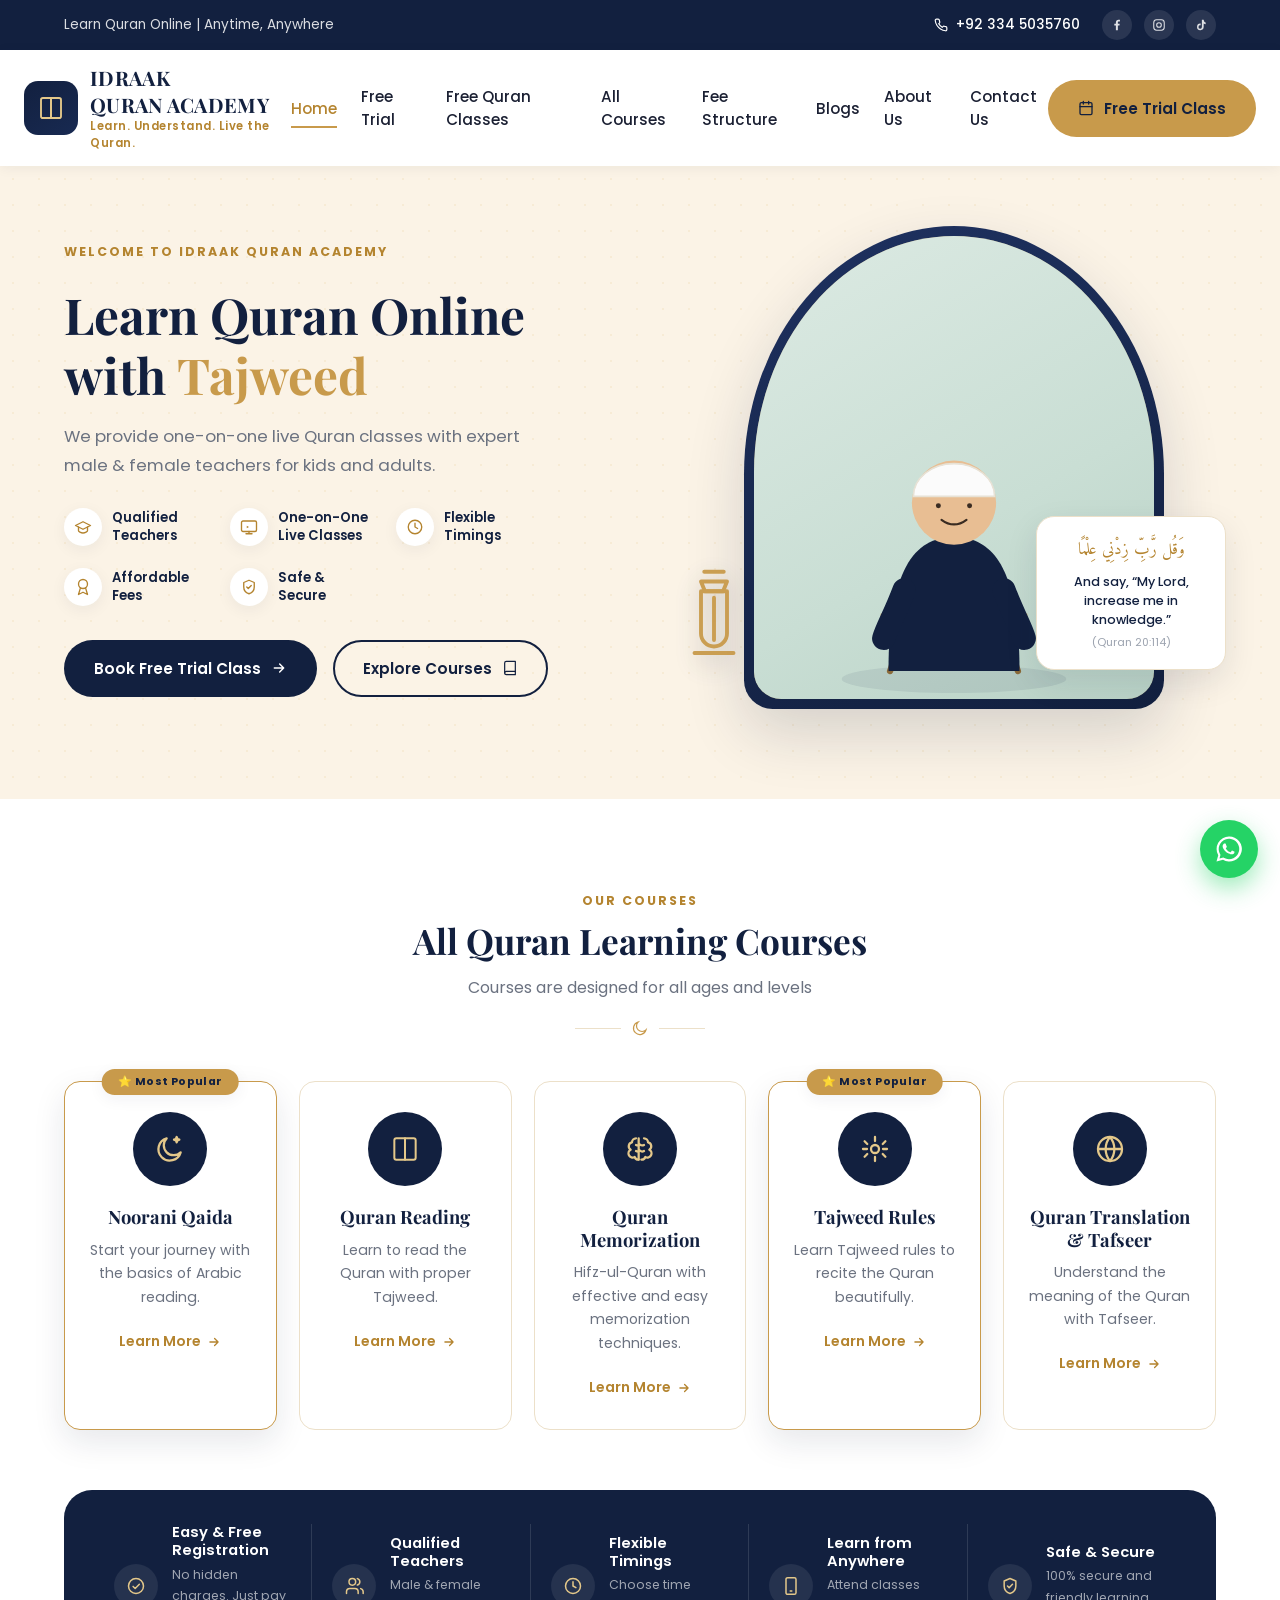
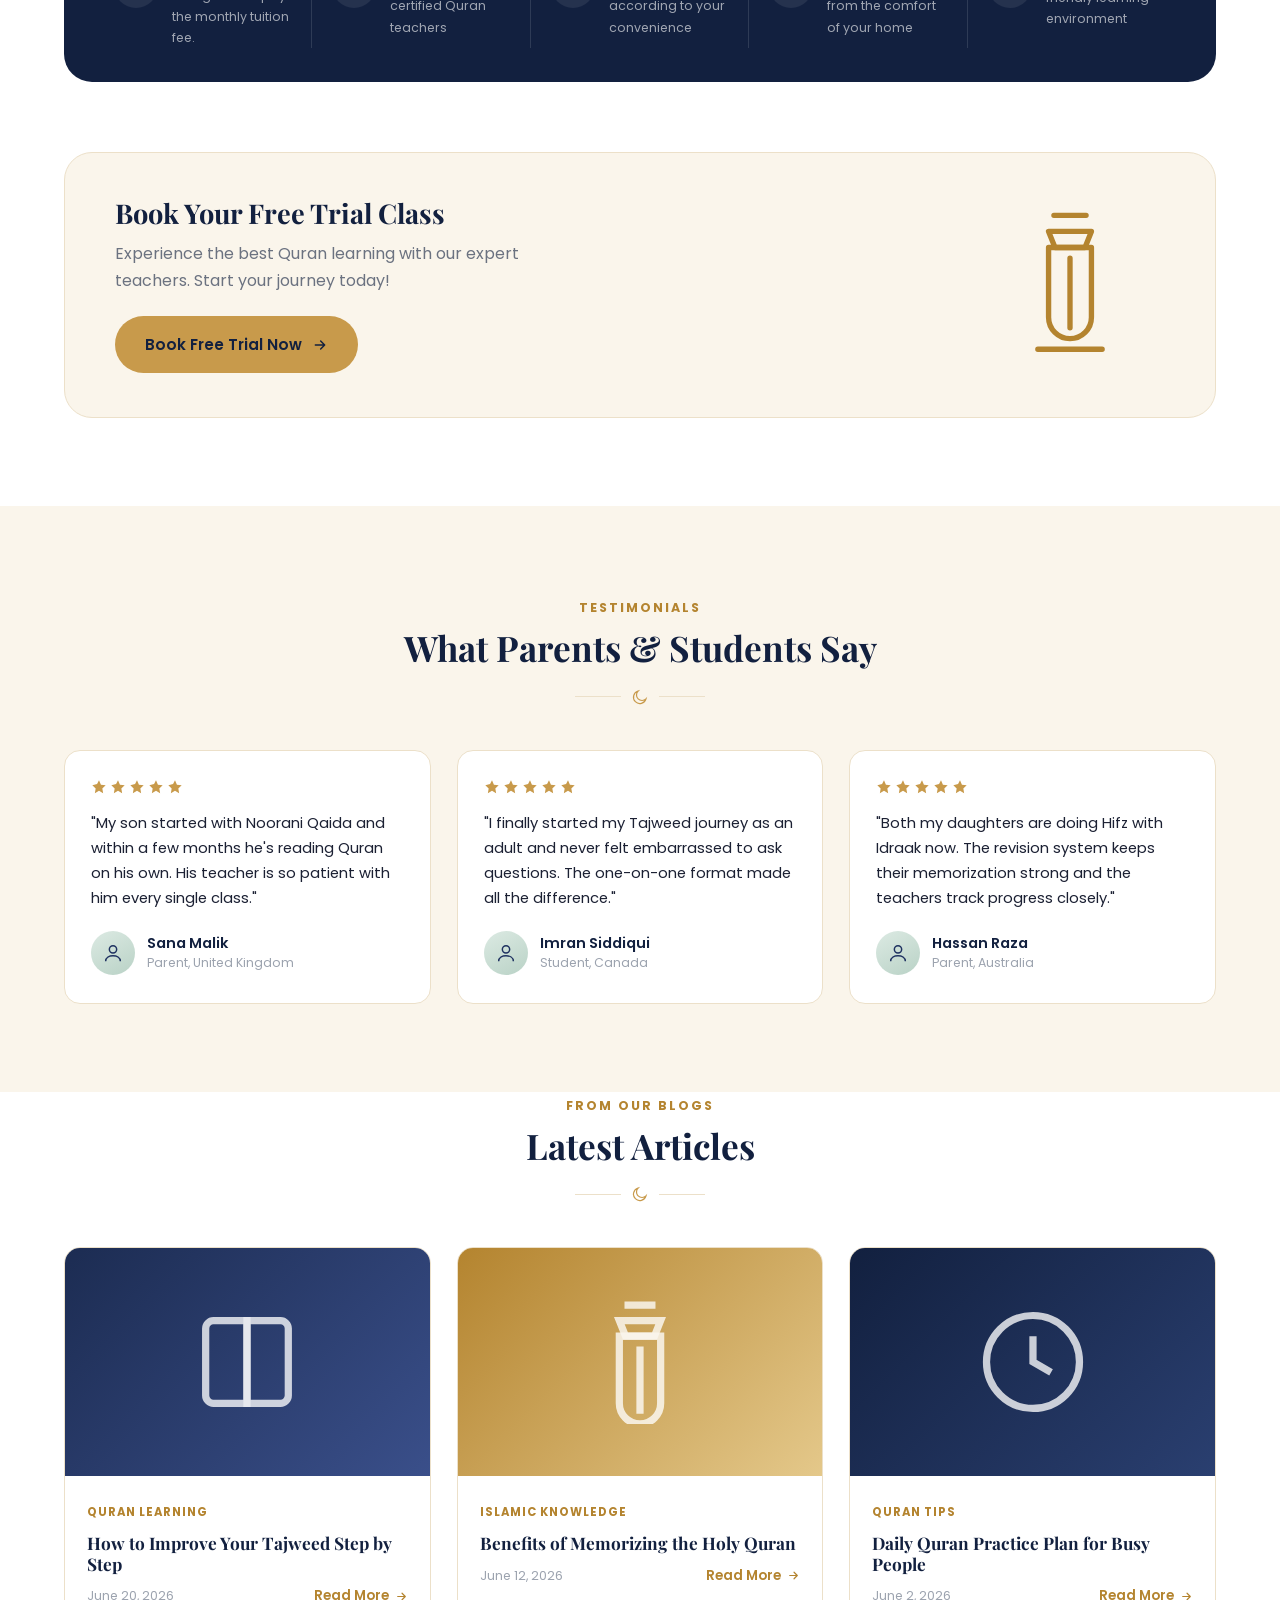
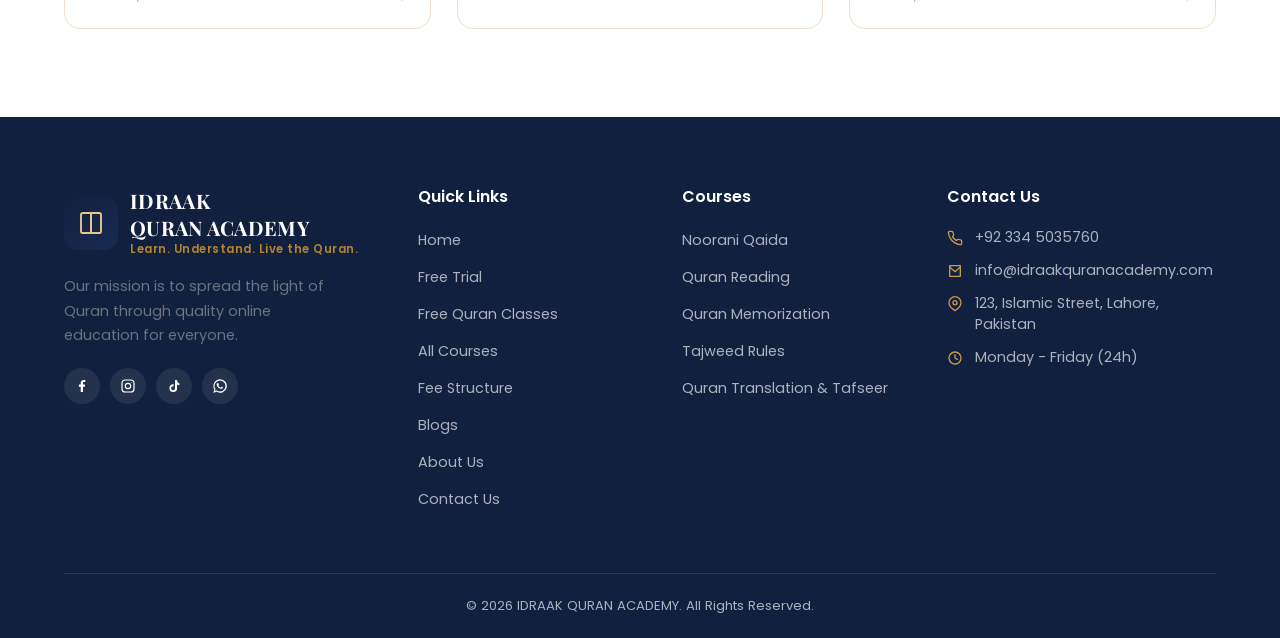
<file: index.html>
<!DOCTYPE html>
<html lang="en">
<head>
<meta charset="UTF-8">
<meta name="viewport" content="width=device-width, initial-scale=1.0">
<title>Idraak Quran Academy | Learn Quran Online with Tajweed</title>
<meta name="description" content="Learn Quran online with Tajweed at Idraak Quran Academy. One-on-one live classes with expert male & female teachers for kids and adults. Book your free trial today.">
<link rel="stylesheet" href="assets/css/style.css">
</head>
<body>

<div class="topbar">
  <div class="container">
    <div class="topbar-left"><span>Learn Quran Online | Anytime, Anywhere</span></div>
    <div class="topbar-right">
      <a class="topbar-phone" href="tel:+923345035760">
        <svg viewBox="0 0 24 24" width="14" height="14" fill="none" stroke="currentColor" stroke-width="2" stroke-linecap="round" stroke-linejoin="round"><path d="M22 16.92v3a2 2 0 0 1-2.18 2 19.79 19.79 0 0 1-8.63-3.07 19.5 19.5 0 0 1-6-6 19.79 19.79 0 0 1-3.07-8.67A2 2 0 0 1 4.11 2h3a2 2 0 0 1 2 1.72c.13.96.36 1.9.7 2.81a2 2 0 0 1-.45 2.11L8.09 9.91a16 16 0 0 0 6 6l1.27-1.27a2 2 0 0 1 2.11-.45c.91.34 1.85.57 2.81.7A2 2 0 0 1 22 16.92z"/></svg>
        +92 334 5035760
      </a>
      <div class="topbar-social">
        <a href="#" aria-label="Facebook"><svg viewBox="0 0 24 24" fill="currentColor"><path d="M13.5 21v-8h2.7l.4-3.3h-3.1V7.6c0-.96.27-1.6 1.65-1.6H17V3.1C16.6 3.06 15.6 3 14.4 3c-2.5 0-4.3 1.5-4.3 4.4v2.3H7.4v3.3h2.7v8h3.4z"/></svg></a>
        <a href="#" aria-label="Instagram"><svg viewBox="0 0 24 24" fill="none" stroke="currentColor" stroke-width="1.8"><rect x="3" y="3" width="18" height="18" rx="5"/><circle cx="12" cy="12" r="4"/><circle cx="17.3" cy="6.7" r="0.6" fill="currentColor" stroke="none"/></svg></a>
        <a href="#" aria-label="TikTok"><svg viewBox="0 0 24 24" fill="currentColor"><path d="M16.6 3h-3.1v12.4a2.9 2.9 0 1 1-2.1-2.8v-3.1a5.7 5.7 0 1 0 5.2 5.7V9.6c1 .7 2.2 1.1 3.4 1.1V7.9c-1.9-.5-3.1-2-3.4-4.9z"/></svg></a>
      </div>
    </div>
  </div>
</div>

<header class="site-header">
  <div class="nav-wrap">
    <a href="index.html" class="brand">
      <div class="brand-mark">
        <svg viewBox="0 0 24 24" fill="none" stroke="currentColor" stroke-width="1.5" stroke-linecap="round" stroke-linejoin="round"><path d="M4 5.5C4 4.7 4.7 4 5.5 4H12v16H5.5c-.8 0-1.5-.7-1.5-1.5v-13z"/><path d="M20 5.5c0-.8-.7-1.5-1.5-1.5H12v16h6.5c.8 0 1.5-.7 1.5-1.5v-13z"/></svg>
      </div>
      <div class="brand-text">
        <div class="name">IDRAAK<br>QURAN ACADEMY</div>
        <div class="tag">Learn. Understand. Live the Quran.</div>
      </div>
    </a>

    <nav class="main-nav">
      <a href="index.html" class="active">Home</a>
      <a href="free-trial.html">Free Trial</a>
      <a href="free-quran-classes.html">Free Quran Classes</a>
      <a href="courses.html">All Courses</a>
      <a href="fee-structure.html">Fee Structure</a>
      <a href="blogs.html">Blogs</a>
      <a href="about.html">About Us</a>
      <a href="contact.html">Contact Us</a>
    </nav>

    <div class="nav-cta">
      <a href="free-trial.html" class="btn btn-gold nav-trial-btn">
        <svg viewBox="0 0 24 24" fill="none" stroke="currentColor" stroke-width="2" stroke-linecap="round" stroke-linejoin="round"><rect x="3" y="4" width="18" height="18" rx="2"/><path d="M16 2v4M8 2v4M3 10h18"/></svg>
        <span class="btn-label-full">Free Trial Class</span><span class="btn-label-short">Free Trial</span>
      </a>
      <button class="hamburger" aria-label="Open Menu"><span></span><span></span><span></span></button>
    </div>
  </div>
</header>

<div class="mobile-drawer">
  <div class="drawer-overlay"></div>
  <div class="drawer-panel">
    <button class="drawer-close" aria-label="Close Menu">&times;</button>
    <a href="index.html" class="active">Home</a>
    <a href="free-trial.html">Free Trial</a>
    <a href="free-quran-classes.html">Free Quran Classes</a>
    <a href="courses.html">All Courses</a>
    <a href="fee-structure.html">Fee Structure</a>
    <a href="blogs.html">Blogs</a>
    <a href="about.html">About Us</a>
    <a href="contact.html">Contact Us</a>
    <a href="free-trial.html" class="btn btn-gold btn-block">Free Trial Class</a>
  </div>
</div>

<main>

  <!-- HERO -->
  <section class="hero">
    <div class="container hero-grid">
      <div class="hero-copy reveal">
        <span class="eyebrow">Welcome to Idraak Quran Academy</span>
        <h1>Learn Quran Online <br>with <span class="accent">Tajweed</span></h1>
        <p>We provide one-on-one live Quran classes with expert male &amp; female teachers for kids and adults.</p>

        <div class="hero-features">
          <div class="hero-feature">
            <div class="ic"><svg viewBox="0 0 24 24" fill="none" stroke="currentColor" stroke-width="1.8" stroke-linecap="round" stroke-linejoin="round"><path d="M22 10 12 5 2 10l10 5 10-5z"/><path d="M6 12v5c0 1 3 3 6 3s6-2 6-3v-5"/></svg></div>
            <span>Qualified Teachers</span>
          </div>
          <div class="hero-feature">
            <div class="ic"><svg viewBox="0 0 24 24" fill="none" stroke="currentColor" stroke-width="1.8" stroke-linecap="round" stroke-linejoin="round"><rect x="2" y="4" width="20" height="14" rx="2"/><path d="M9 10.3v3.4l3-1.7z" fill="currentColor" stroke="none"/><path d="M8 21h8M12 18v3"/></svg></div>
            <span>One-on-One Live Classes</span>
          </div>
          <div class="hero-feature">
            <div class="ic"><svg viewBox="0 0 24 24" fill="none" stroke="currentColor" stroke-width="1.8" stroke-linecap="round" stroke-linejoin="round"><circle cx="12" cy="12" r="9"/><path d="M12 7v5l3.5 2"/></svg></div>
            <span>Flexible Timings</span>
          </div>
          <div class="hero-feature">
            <div class="ic"><svg viewBox="0 0 24 24" fill="none" stroke="currentColor" stroke-width="1.8" stroke-linecap="round" stroke-linejoin="round"><circle cx="12" cy="8" r="6"/><path d="M8.5 13.5 6 22l6-3 6 3-2.5-8.5"/></svg></div>
            <span>Affordable Fees</span>
          </div>
          <div class="hero-feature">
            <div class="ic"><svg viewBox="0 0 24 24" fill="none" stroke="currentColor" stroke-width="1.8" stroke-linecap="round" stroke-linejoin="round"><path d="M12 3l7 3v6c0 4.5-3 7.7-7 9-4-1.3-7-4.5-7-9V6z"/><path d="M9 12l2 2 4-4"/></svg></div>
            <span>Safe &amp; Secure</span>
          </div>
        </div>

        <div class="hero-actions">
          <a href="free-trial.html" class="btn btn-primary">
            Book Free Trial Class
            <svg viewBox="0 0 24 24" fill="none" stroke="currentColor" stroke-width="2.2" stroke-linecap="round" stroke-linejoin="round"><path d="M5 12h14M13 6l6 6-6 6"/></svg>
          </a>
          <a href="courses.html" class="btn btn-outline">
            Explore Courses
            <svg viewBox="0 0 24 24" fill="none" stroke="currentColor" stroke-width="1.8" stroke-linecap="round" stroke-linejoin="round"><path d="M4 19.5A2.5 2.5 0 0 1 6.5 17H20"/><path d="M6.5 2H20v20H6.5A2.5 2.5 0 0 1 4 19.5v-15A2.5 2.5 0 0 1 6.5 2z"/></svg>
          </a>
        </div>
      </div>

      <div class="hero-media reveal">
        <div class="hero-arch">
          <div class="photo">
            <svg viewBox="0 0 200 220">
              <ellipse cx="100" cy="207" rx="72" ry="9" fill="rgba(18,32,63,0.08)"/>
              <path d="M70 172 L59 202 M130 172 L141 202" stroke="#8a6a3a" stroke-width="4" stroke-linecap="round" fill="none"/>
              <path d="M54 166 L100 155 L146 166 L146 180 L100 169 L54 180 Z" fill="#fff" stroke="#C89A4B" stroke-width="2"/>
              <line x1="100" y1="155" x2="100" y2="169" stroke="#C89A4B" stroke-width="2"/>
              <path d="M58 202 C58 138 74 116 100 116 C126 116 142 138 142 202 Z" fill="#12203F"/>
              <path d="M68 150 C62 166 57 174 55 181" stroke="#12203F" stroke-width="15" stroke-linecap="round" fill="none"/>
              <path d="M132 150 C138 166 143 174 145 181" stroke="#12203F" stroke-width="15" stroke-linecap="round" fill="none"/>
              <circle cx="100" cy="94" r="27" fill="#E8BE93"/>
              <path d="M74 90 a26 21 0 0 1 52 0 Z" fill="#fbfbfb" stroke="#e7e2d6"/>
              <circle cx="90" cy="96" r="1.6" fill="#3a2c22"/>
              <circle cx="110" cy="96" r="1.6" fill="#3a2c22"/>
              <path d="M92 105q8 6 16 0" stroke="#3a2c22" stroke-width="1.4" fill="none" stroke-linecap="round"/>
            </svg>
          </div>
        </div>
        <svg class="hero-lantern" viewBox="0 0 24 28" fill="none" stroke="currentColor" stroke-width="1.2" stroke-linecap="round" stroke-linejoin="round">
          <path d="M9 1h6M8 4h8l-1.2 3H9.2L8 4z"/>
          <path d="M8 7h8v13a4 4 0 0 1-4 4 4 4 0 0 1-4-4V7z"/>
          <path d="M12 9v13M6 26h12"/>
        </svg>
        <div class="hero-verse">
          <div class="ar arabic">وَقُل رَّبِّ زِدْنِي عِلْمًا</div>
          <div class="en">And say, &ldquo;My Lord, increase me in knowledge.&rdquo;</div>
          <div class="ref">(Quran 20:114)</div>
        </div>
      </div>
    </div>
  </section>

  <!-- COURSES -->
  <section class="section-pad">
    <div class="container">
      <div class="section-head reveal">
        <span class="eyebrow">Our Courses</span>
        <h2>All Quran Learning Courses</h2>
        <p>Courses are designed for all ages and levels</p>
        <div class="divider-orn">
          <svg width="18" height="18" viewBox="0 0 24 24" fill="none" stroke="currentColor" stroke-width="1.6"><path d="M20 14.5A8.5 8.5 0 1 1 9.5 4a7 7 0 0 0 10.5 10.5z"/></svg>
        </div>
      </div>

      <div class="courses-grid as-rows reveal">
        <div class="course-card featured">
          <span class="course-badge">⭐ Most Popular</span>
          <div class="course-ic"><svg viewBox="0 0 24 24" fill="none" stroke="currentColor" stroke-width="1.7" stroke-linecap="round" stroke-linejoin="round"><path d="M20 14.5A8.5 8.5 0 1 1 9.5 4a7 7 0 0 0 10.5 10.5z"/><path d="M17 3l.6 1.5L19 5l-1.4.5L17 7l-.6-1.5L15 5l1.4-.5z"/></svg></div>
          <h3>Noorani Qaida</h3>
          <p>Start your journey with the basics of Arabic reading.</p>
          <a href="courses.html#noorani-qaida" class="course-link">Learn More <svg viewBox="0 0 24 24" fill="none" stroke="currentColor" stroke-width="2.2" stroke-linecap="round" stroke-linejoin="round"><path d="M5 12h14M13 6l6 6-6 6"/></svg></a>
        </div>
        <div class="course-card">
          <div class="course-ic"><svg viewBox="0 0 24 24" fill="none" stroke="currentColor" stroke-width="1.5" stroke-linecap="round" stroke-linejoin="round"><path d="M4 5.5C4 4.7 4.7 4 5.5 4H12v16H5.5c-.8 0-1.5-.7-1.5-1.5v-13z"/><path d="M20 5.5c0-.8-.7-1.5-1.5-1.5H12v16h6.5c.8 0 1.5-.7 1.5-1.5v-13z"/></svg></div>
          <h3>Quran Reading</h3>
          <p>Learn to read the Quran with proper Tajweed.</p>
          <a href="courses.html#quran-reading" class="course-link">Learn More <svg viewBox="0 0 24 24" fill="none" stroke="currentColor" stroke-width="2.2" stroke-linecap="round" stroke-linejoin="round"><path d="M5 12h14M13 6l6 6-6 6"/></svg></a>
        </div>
        <div class="course-card">
          <div class="course-ic"><svg viewBox="0 0 24 24" fill="none" stroke="currentColor" stroke-width="1.7" stroke-linecap="round" stroke-linejoin="round"><path d="M9 4a3 3 0 0 0-3 3 3 3 0 0 0-1 5.5A3 3 0 0 0 8 18a3 3 0 0 0 3 2"/><path d="M15 4a3 3 0 0 1 3 3 3 3 0 0 1 1 5.5A3 3 0 0 1 16 18a3 3 0 0 1-3 2"/><path d="M11 4v16M9 9c1 .5 2 .5 3-.3M15 9c-1 .5-2 .5-3-.3M9 13.5c1 .6 2 .6 3-.2M15 13.5c-1 .6-2 .6-3-.2"/></svg></div>
          <h3>Quran Memorization</h3>
          <p>Hifz-ul-Quran with effective and easy memorization techniques.</p>
          <a href="courses.html#quran-memorization" class="course-link">Learn More <svg viewBox="0 0 24 24" fill="none" stroke="currentColor" stroke-width="2.2" stroke-linecap="round" stroke-linejoin="round"><path d="M5 12h14M13 6l6 6-6 6"/></svg></a>
        </div>
        <div class="course-card featured">
          <span class="course-badge">⭐ Most Popular</span>
          <div class="course-ic"><svg viewBox="0 0 24 24" fill="none" stroke="currentColor" stroke-width="1.7" stroke-linecap="round" stroke-linejoin="round"><path d="M12 3v3M12 18v3M4.2 6.2l2 2M17.8 15.8l2 2M3 12h3M18 12h3M4.2 17.8l2-2M17.8 8.2l2-2"/><circle cx="12" cy="12" r="3"/></svg></div>
          <h3>Tajweed Rules</h3>
          <p>Learn Tajweed rules to recite the Quran beautifully.</p>
          <a href="courses.html#tajweed-rules" class="course-link">Learn More <svg viewBox="0 0 24 24" fill="none" stroke="currentColor" stroke-width="2.2" stroke-linecap="round" stroke-linejoin="round"><path d="M5 12h14M13 6l6 6-6 6"/></svg></a>
        </div>
        <div class="course-card">
          <div class="course-ic"><svg viewBox="0 0 24 24" fill="none" stroke="currentColor" stroke-width="1.7" stroke-linecap="round" stroke-linejoin="round"><circle cx="12" cy="12" r="9"/><path d="M3 12h18M12 3a14 14 0 0 1 0 18 14 14 0 0 1 0-18z"/></svg></div>
          <h3>Quran Translation &amp; Tafseer</h3>
          <p>Understand the meaning of the Quran with Tafseer.</p>
          <a href="courses.html#translation-tafseer" class="course-link">Learn More <svg viewBox="0 0 24 24" fill="none" stroke="currentColor" stroke-width="2.2" stroke-linecap="round" stroke-linejoin="round"><path d="M5 12h14M13 6l6 6-6 6"/></svg></a>
        </div>
      </div>

      <div class="course-rows reveal">
        <a href="courses.html#noorani-qaida" class="course-row featured">
          <div class="course-ic"><svg viewBox="0 0 24 24" fill="none" stroke="currentColor" stroke-width="1.7" stroke-linecap="round" stroke-linejoin="round"><path d="M20 14.5A8.5 8.5 0 1 1 9.5 4a7 7 0 0 0 10.5 10.5z"/></svg></div>
          <div class="info"><h3>Noorani Qaida<span class="row-badge">Popular</span></h3><p>Basics of Arabic reading</p></div>
          <svg viewBox="0 0 24 24" fill="none" stroke="currentColor" stroke-width="2.2" stroke-linecap="round" stroke-linejoin="round"><path d="M5 12h14M13 6l6 6-6 6"/></svg>
        </a>
        <a href="courses.html#quran-reading" class="course-row">
          <div class="course-ic"><svg viewBox="0 0 24 24" fill="none" stroke="currentColor" stroke-width="1.5" stroke-linecap="round" stroke-linejoin="round"><path d="M4 5.5C4 4.7 4.7 4 5.5 4H12v16H5.5c-.8 0-1.5-.7-1.5-1.5v-13z"/><path d="M20 5.5c0-.8-.7-1.5-1.5-1.5H12v16h6.5c.8 0 1.5-.7 1.5-1.5v-13z"/></svg></div>
          <div class="info"><h3>Quran Reading</h3><p>Read with proper Tajweed</p></div>
          <svg viewBox="0 0 24 24" fill="none" stroke="currentColor" stroke-width="2.2" stroke-linecap="round" stroke-linejoin="round"><path d="M5 12h14M13 6l6 6-6 6"/></svg>
        </a>
        <a href="courses.html#quran-memorization" class="course-row">
          <div class="course-ic"><svg viewBox="0 0 24 24" fill="none" stroke="currentColor" stroke-width="1.7" stroke-linecap="round" stroke-linejoin="round"><path d="M11 4v16M15 4a3 3 0 0 1 3 3 3 3 0 0 1 1 5.5A3 3 0 0 1 16 18a3 3 0 0 1-3 2"/></svg></div>
          <div class="info"><h3>Quran Memorization</h3><p>Hifz-ul-Quran techniques</p></div>
          <svg viewBox="0 0 24 24" fill="none" stroke="currentColor" stroke-width="2.2" stroke-linecap="round" stroke-linejoin="round"><path d="M5 12h14M13 6l6 6-6 6"/></svg>
        </a>
        <a href="courses.html#tajweed-rules" class="course-row featured">
          <div class="course-ic"><svg viewBox="0 0 24 24" fill="none" stroke="currentColor" stroke-width="1.7" stroke-linecap="round" stroke-linejoin="round"><circle cx="12" cy="12" r="3"/><path d="M12 3v3M12 18v3"/></svg></div>
          <div class="info"><h3>Tajweed Rules<span class="row-badge">Popular</span></h3><p>Recite beautifully &amp; correctly</p></div>
          <svg viewBox="0 0 24 24" fill="none" stroke="currentColor" stroke-width="2.2" stroke-linecap="round" stroke-linejoin="round"><path d="M5 12h14M13 6l6 6-6 6"/></svg>
        </a>
        <a href="courses.html#translation-tafseer" class="course-row">
          <div class="course-ic"><svg viewBox="0 0 24 24" fill="none" stroke="currentColor" stroke-width="1.7" stroke-linecap="round" stroke-linejoin="round"><circle cx="12" cy="12" r="9"/><path d="M3 12h18"/></svg></div>
          <div class="info"><h3>Translation &amp; Tafseer</h3><p>Understand the meaning</p></div>
          <svg viewBox="0 0 24 24" fill="none" stroke="currentColor" stroke-width="2.2" stroke-linecap="round" stroke-linejoin="round"><path d="M5 12h14M13 6l6 6-6 6"/></svg>
        </a>
      </div>

      <div class="feature-strip cols-5 reveal">
        <div class="f-item">
          <div class="ic"><svg viewBox="0 0 24 24" fill="none" stroke="currentColor" stroke-width="1.8" stroke-linecap="round" stroke-linejoin="round"><circle cx="12" cy="12" r="9"/><path d="M8.5 12.5l2.5 2.5 5-5"/></svg></div>
          <div><h4>Easy &amp; Free Registration</h4><p>No hidden charges. Just pay the monthly tuition fee.</p></div>
        </div>
        <div class="f-item">
          <div class="ic"><svg viewBox="0 0 24 24" fill="none" stroke="currentColor" stroke-width="1.8" stroke-linecap="round" stroke-linejoin="round"><path d="M17 21v-2a4 4 0 0 0-4-4H7a4 4 0 0 0-4 4v2"/><circle cx="10" cy="7" r="4"/><path d="M23 21v-2a4 4 0 0 0-3-3.87M16 3.13a4 4 0 0 1 0 7.75"/></svg></div>
          <div><h4>Qualified Teachers</h4><p>Male &amp; female certified Quran teachers</p></div>
        </div>
        <div class="f-item">
          <div class="ic"><svg viewBox="0 0 24 24" fill="none" stroke="currentColor" stroke-width="1.8" stroke-linecap="round" stroke-linejoin="round"><circle cx="12" cy="12" r="9"/><path d="M12 7v5l3.5 2"/></svg></div>
          <div><h4>Flexible Timings</h4><p>Choose time according to your convenience</p></div>
        </div>
        <div class="f-item">
          <div class="ic"><svg viewBox="0 0 24 24" fill="none" stroke="currentColor" stroke-width="1.8" stroke-linecap="round" stroke-linejoin="round"><rect x="6" y="2" width="12" height="20" rx="2"/><path d="M11 18h2"/></svg></div>
          <div><h4>Learn from Anywhere</h4><p>Attend classes from the comfort of your home</p></div>
        </div>
        <div class="f-item">
          <div class="ic"><svg viewBox="0 0 24 24" fill="none" stroke="currentColor" stroke-width="1.8" stroke-linecap="round" stroke-linejoin="round"><path d="M12 3l7 3v6c0 4.5-3 7.7-7 9-4-1.3-7-4.5-7-9V6z"/><path d="M9 12l2 2 4-4"/></svg></div>
          <div><h4>Safe &amp; Secure</h4><p>100% secure and friendly learning environment</p></div>
        </div>
      </div>

      <div class="cta-banner reveal">
        <div class="txt">
          <h2>Book Your Free Trial Class</h2>
          <p>Experience the best Quran learning with our expert teachers. Start your journey today!</p>
          <a href="free-trial.html" class="btn btn-gold">Book Free Trial Now
            <svg viewBox="0 0 24 24" fill="none" stroke="currentColor" stroke-width="2.2" stroke-linecap="round" stroke-linejoin="round"><path d="M5 12h14M13 6l6 6-6 6"/></svg>
          </a>
        </div>
        <div class="art">
          <svg viewBox="0 0 24 28" fill="none" stroke="currentColor" stroke-width="1" stroke-linecap="round" stroke-linejoin="round">
            <path d="M9 1h6M8 4h8l-1.2 3H9.2L8 4z"/>
            <path d="M8 7h8v13a4 4 0 0 1-4 4 4 4 0 0 1-4-4V7z"/>
            <path d="M12 9v13M6 26h12"/>
          </svg>
        </div>
      </div>
    </div>
  </section>

  <!-- TESTIMONIALS -->
  <section class="section-pad" style="background:var(--cream-2);">
    <div class="container">
      <div class="section-head reveal">
        <span class="eyebrow">Testimonials</span>
        <h2>What Parents &amp; Students Say</h2>
        <div class="divider-orn">
          <svg width="18" height="18" viewBox="0 0 24 24" fill="none" stroke="currentColor" stroke-width="1.6"><path d="M20 14.5A8.5 8.5 0 1 1 9.5 4a7 7 0 0 0 10.5 10.5z"/></svg>
        </div>
      </div>

      <div class="testimonial-grid reveal">
        <div class="testimonial-card">
          <div class="testimonial-stars">
            <svg viewBox="0 0 24 24" fill="currentColor"><path d="M12 2l2.9 6.6L22 9.3l-5 4.9 1.2 7.1L12 17.8l-6.2 3.5L7 14.2 2 9.3l7.1-1.7z"/></svg>
            <svg viewBox="0 0 24 24" fill="currentColor"><path d="M12 2l2.9 6.6L22 9.3l-5 4.9 1.2 7.1L12 17.8l-6.2 3.5L7 14.2 2 9.3l7.1-1.7z"/></svg>
            <svg viewBox="0 0 24 24" fill="currentColor"><path d="M12 2l2.9 6.6L22 9.3l-5 4.9 1.2 7.1L12 17.8l-6.2 3.5L7 14.2 2 9.3l7.1-1.7z"/></svg>
            <svg viewBox="0 0 24 24" fill="currentColor"><path d="M12 2l2.9 6.6L22 9.3l-5 4.9 1.2 7.1L12 17.8l-6.2 3.5L7 14.2 2 9.3l7.1-1.7z"/></svg>
            <svg viewBox="0 0 24 24" fill="currentColor"><path d="M12 2l2.9 6.6L22 9.3l-5 4.9 1.2 7.1L12 17.8l-6.2 3.5L7 14.2 2 9.3l7.1-1.7z"/></svg>
          </div>
          <p>"My son started with Noorani Qaida and within a few months he's reading Quran on his own. His teacher is so patient with him every single class."</p>
          <div class="testimonial-person">
            <div class="testimonial-avatar"><svg viewBox="0 0 24 24" fill="none" stroke="currentColor" stroke-width="1.6"><circle cx="12" cy="8" r="4"/><path d="M4 21c0-4 4-6 8-6s8 2 8 6"/></svg></div>
            <div><div class="name">Sana Malik</div><div class="role">Parent, United Kingdom</div></div>
          </div>
        </div>
        <div class="testimonial-card">
          <div class="testimonial-stars">
            <svg viewBox="0 0 24 24" fill="currentColor"><path d="M12 2l2.9 6.6L22 9.3l-5 4.9 1.2 7.1L12 17.8l-6.2 3.5L7 14.2 2 9.3l7.1-1.7z"/></svg>
            <svg viewBox="0 0 24 24" fill="currentColor"><path d="M12 2l2.9 6.6L22 9.3l-5 4.9 1.2 7.1L12 17.8l-6.2 3.5L7 14.2 2 9.3l7.1-1.7z"/></svg>
            <svg viewBox="0 0 24 24" fill="currentColor"><path d="M12 2l2.9 6.6L22 9.3l-5 4.9 1.2 7.1L12 17.8l-6.2 3.5L7 14.2 2 9.3l7.1-1.7z"/></svg>
            <svg viewBox="0 0 24 24" fill="currentColor"><path d="M12 2l2.9 6.6L22 9.3l-5 4.9 1.2 7.1L12 17.8l-6.2 3.5L7 14.2 2 9.3l7.1-1.7z"/></svg>
            <svg viewBox="0 0 24 24" fill="currentColor"><path d="M12 2l2.9 6.6L22 9.3l-5 4.9 1.2 7.1L12 17.8l-6.2 3.5L7 14.2 2 9.3l7.1-1.7z"/></svg>
          </div>
          <p>"I finally started my Tajweed journey as an adult and never felt embarrassed to ask questions. The one-on-one format made all the difference."</p>
          <div class="testimonial-person">
            <div class="testimonial-avatar"><svg viewBox="0 0 24 24" fill="none" stroke="currentColor" stroke-width="1.6"><circle cx="12" cy="8" r="4"/><path d="M4 21c0-4 4-6 8-6s8 2 8 6"/></svg></div>
            <div><div class="name">Imran Siddiqui</div><div class="role">Student, Canada</div></div>
          </div>
        </div>
        <div class="testimonial-card">
          <div class="testimonial-stars">
            <svg viewBox="0 0 24 24" fill="currentColor"><path d="M12 2l2.9 6.6L22 9.3l-5 4.9 1.2 7.1L12 17.8l-6.2 3.5L7 14.2 2 9.3l7.1-1.7z"/></svg>
            <svg viewBox="0 0 24 24" fill="currentColor"><path d="M12 2l2.9 6.6L22 9.3l-5 4.9 1.2 7.1L12 17.8l-6.2 3.5L7 14.2 2 9.3l7.1-1.7z"/></svg>
            <svg viewBox="0 0 24 24" fill="currentColor"><path d="M12 2l2.9 6.6L22 9.3l-5 4.9 1.2 7.1L12 17.8l-6.2 3.5L7 14.2 2 9.3l7.1-1.7z"/></svg>
            <svg viewBox="0 0 24 24" fill="currentColor"><path d="M12 2l2.9 6.6L22 9.3l-5 4.9 1.2 7.1L12 17.8l-6.2 3.5L7 14.2 2 9.3l7.1-1.7z"/></svg>
            <svg viewBox="0 0 24 24" fill="currentColor"><path d="M12 2l2.9 6.6L22 9.3l-5 4.9 1.2 7.1L12 17.8l-6.2 3.5L7 14.2 2 9.3l7.1-1.7z"/></svg>
          </div>
          <p>"Both my daughters are doing Hifz with Idraak now. The revision system keeps their memorization strong and the teachers track progress closely."</p>
          <div class="testimonial-person">
            <div class="testimonial-avatar"><svg viewBox="0 0 24 24" fill="none" stroke="currentColor" stroke-width="1.6"><circle cx="12" cy="8" r="4"/><path d="M4 21c0-4 4-6 8-6s8 2 8 6"/></svg></div>
            <div><div class="name">Hassan Raza</div><div class="role">Parent, Australia</div></div>
          </div>
        </div>
      </div>
    </div>
  </section>

  <!-- BLOG -->
  <section class="section-pad" style="padding-top:0;">
    <div class="container">
      <div class="section-head reveal">
        <span class="eyebrow">From Our Blogs</span>
        <h2>Latest Articles</h2>
        <div class="divider-orn">
          <svg width="18" height="18" viewBox="0 0 24 24" fill="none" stroke="currentColor" stroke-width="1.6"><path d="M20 14.5A8.5 8.5 0 1 1 9.5 4a7 7 0 0 0 10.5 10.5z"/></svg>
        </div>
      </div>

      <div class="blog-grid reveal">
        <article class="blog-card">
          <div class="blog-thumb t1"><svg viewBox="0 0 24 24" fill="none" stroke="currentColor" stroke-width="1.4"><path d="M4 5.5C4 4.7 4.7 4 5.5 4H12v16H5.5c-.8 0-1.5-.7-1.5-1.5v-13z"/><path d="M20 5.5c0-.8-.7-1.5-1.5-1.5H12v16h6.5c.8 0 1.5-.7 1.5-1.5v-13z"/></svg></div>
          <div class="blog-body">
            <span class="blog-tag">Quran Learning</span>
            <h3>How to Improve Your Tajweed Step by Step</h3>
            <div class="blog-meta">
              <span class="blog-date">June 20, 2026</span>
              <a href="blogs.html" class="blog-more">Read More <svg viewBox="0 0 24 24" fill="none" stroke="currentColor" stroke-width="2.2" stroke-linecap="round" stroke-linejoin="round"><path d="M5 12h14M13 6l6 6-6 6"/></svg></a>
            </div>
          </div>
        </article>
        <article class="blog-card">
          <div class="blog-thumb t2"><svg viewBox="0 0 24 24" fill="none" stroke="currentColor" stroke-width="1.4"><path d="M9 1h6M8 4h8l-1.2 3H9.2L8 4z"/><path d="M8 7h8v13a4 4 0 0 1-4 4 4 4 0 0 1-4-4V7z"/><path d="M12 9v13M6 26h12"/></svg></div>
          <div class="blog-body">
            <span class="blog-tag">Islamic Knowledge</span>
            <h3>Benefits of Memorizing the Holy Quran</h3>
            <div class="blog-meta">
              <span class="blog-date">June 12, 2026</span>
              <a href="blogs.html" class="blog-more">Read More <svg viewBox="0 0 24 24" fill="none" stroke="currentColor" stroke-width="2.2" stroke-linecap="round" stroke-linejoin="round"><path d="M5 12h14M13 6l6 6-6 6"/></svg></a>
            </div>
          </div>
        </article>
        <article class="blog-card">
          <div class="blog-thumb t3"><svg viewBox="0 0 24 24" fill="none" stroke="currentColor" stroke-width="1.4"><circle cx="12" cy="12" r="9"/><path d="M12 7v5l3.5 2"/></svg></div>
          <div class="blog-body">
            <span class="blog-tag">Quran Tips</span>
            <h3>Daily Quran Practice Plan for Busy People</h3>
            <div class="blog-meta">
              <span class="blog-date">June 2, 2026</span>
              <a href="blogs.html" class="blog-more">Read More <svg viewBox="0 0 24 24" fill="none" stroke="currentColor" stroke-width="2.2" stroke-linecap="round" stroke-linejoin="round"><path d="M5 12h14M13 6l6 6-6 6"/></svg></a>
            </div>
          </div>
        </article>
      </div>
    </div>
  </section>

</main>

<footer class="site-footer">
  <div class="container">
    <div class="footer-grid">
      <div class="footer-brand">
        <a href="index.html" class="brand">
          <div class="brand-mark">
            <svg viewBox="0 0 24 24" fill="none" stroke="currentColor" stroke-width="1.5" stroke-linecap="round" stroke-linejoin="round"><path d="M4 5.5C4 4.7 4.7 4 5.5 4H12v16H5.5c-.8 0-1.5-.7-1.5-1.5v-13z"/><path d="M20 5.5c0-.8-.7-1.5-1.5-1.5H12v16h6.5c.8 0 1.5-.7 1.5-1.5v-13z"/></svg>
          </div>
          <div class="brand-text">
            <div class="name">IDRAAK<br>QURAN ACADEMY</div>
            <div class="tag">Learn. Understand. Live the Quran.</div>
          </div>
        </a>
        <p>Our mission is to spread the light of Quran through quality online education for everyone.</p>
        <div class="footer-social">
          <a href="#" aria-label="Facebook"><svg viewBox="0 0 24 24" fill="currentColor"><path d="M13.5 21v-8h2.7l.4-3.3h-3.1V7.6c0-.96.27-1.6 1.65-1.6H17V3.1C16.6 3.06 15.6 3 14.4 3c-2.5 0-4.3 1.5-4.3 4.4v2.3H7.4v3.3h2.7v8h3.4z"/></svg></a>
          <a href="#" aria-label="Instagram"><svg viewBox="0 0 24 24" fill="none" stroke="currentColor" stroke-width="1.8"><rect x="3" y="3" width="18" height="18" rx="5"/><circle cx="12" cy="12" r="4"/><circle cx="17.3" cy="6.7" r="0.6" fill="currentColor" stroke="none"/></svg></a>
          <a href="#" aria-label="TikTok"><svg viewBox="0 0 24 24" fill="currentColor"><path d="M16.6 3h-3.1v12.4a2.9 2.9 0 1 1-2.1-2.8v-3.1a5.7 5.7 0 1 0 5.2 5.7V9.6c1 .7 2.2 1.1 3.4 1.1V7.9c-1.9-.5-3.1-2-3.4-4.9z"/></svg></a>
          <a href="#" aria-label="WhatsApp"><svg viewBox="0 0 24 24" fill="currentColor"><path d="M12 2a10 10 0 0 0-8.6 15L2 22l5.2-1.4A10 10 0 1 0 12 2zm0 18.2a8.2 8.2 0 0 1-4.2-1.2l-.3-.2-3.1.8.8-3-.2-.3A8.2 8.2 0 1 1 12 20.2zm4.5-6.1c-.2-.1-1.4-.7-1.7-.8-.2-.1-.4-.1-.6.1-.2.2-.6.8-.8 1-.1.2-.3.2-.5.1-.2-.1-1-.4-2-1.2-.7-.6-1.2-1.4-1.4-1.7-.1-.2 0-.4.1-.5.1-.1.2-.3.4-.4.1-.1.2-.2.2-.4.1-.1 0-.3 0-.4-.1-.1-.6-1.4-.8-1.9-.2-.5-.4-.4-.6-.4h-.5c-.2 0-.4.1-.6.3-.2.2-.8.8-.8 1.9s.8 2.2.9 2.4c.1.2 1.6 2.5 4 3.4.6.2 1 .4 1.3.5.6.2 1.1.2 1.5.1.5-.1 1.4-.6 1.6-1.1.2-.5.2-.9.1-1z"/></svg></a>
        </div>
      </div>

      <div class="footer-col">
        <h4>Quick Links</h4>
        <ul>
          <li><a href="index.html">Home</a></li>
          <li><a href="free-trial.html">Free Trial</a></li>
          <li><a href="free-quran-classes.html">Free Quran Classes</a></li>
          <li><a href="courses.html">All Courses</a></li>
          <li><a href="fee-structure.html">Fee Structure</a></li>
          <li><a href="blogs.html">Blogs</a></li>
          <li><a href="about.html">About Us</a></li>
          <li><a href="contact.html">Contact Us</a></li>
        </ul>
      </div>

      <div class="footer-col">
        <h4>Courses</h4>
        <ul>
          <li><a href="courses.html#noorani-qaida">Noorani Qaida</a></li>
          <li><a href="courses.html#quran-reading">Quran Reading</a></li>
          <li><a href="courses.html#quran-memorization">Quran Memorization</a></li>
          <li><a href="courses.html#tajweed-rules">Tajweed Rules</a></li>
          <li><a href="courses.html#translation-tafseer">Quran Translation &amp; Tafseer</a></li>
        </ul>
      </div>

      <div class="footer-col">
        <h4>Contact Us</h4>
        <ul class="footer-contact">
          <li><svg viewBox="0 0 24 24" fill="none" stroke="currentColor" stroke-width="2" stroke-linecap="round" stroke-linejoin="round"><path d="M22 16.92v3a2 2 0 0 1-2.18 2 19.79 19.79 0 0 1-8.63-3.07 19.5 19.5 0 0 1-6-6 19.79 19.79 0 0 1-3.07-8.67A2 2 0 0 1 4.11 2h3a2 2 0 0 1 2 1.72c.13.96.36 1.9.7 2.81a2 2 0 0 1-.45 2.11L8.09 9.91a16 16 0 0 0 6 6l1.27-1.27a2 2 0 0 1 2.11-.45c.91.34 1.85.57 2.81.7A2 2 0 0 1 22 16.92z"/></svg> +92 334 5035760</li>
          <li><svg viewBox="0 0 24 24" fill="none" stroke="currentColor" stroke-width="2" stroke-linecap="round" stroke-linejoin="round"><path d="M4 4h16v16H4z"/><path d="m4 6 8 7 8-7"/></svg> info@idraakquranacademy.com</li>
          <li><svg viewBox="0 0 24 24" fill="none" stroke="currentColor" stroke-width="2" stroke-linecap="round" stroke-linejoin="round"><path d="M21 10c0 6-9 12-9 12s-9-6-9-12a9 9 0 0 1 18 0z"/><circle cx="12" cy="10" r="3"/></svg> 123, Islamic Street, Lahore, Pakistan</li>
          <li><svg viewBox="0 0 24 24" fill="none" stroke="currentColor" stroke-width="2" stroke-linecap="round" stroke-linejoin="round"><circle cx="12" cy="12" r="9"/><path d="M12 7v5l3.5 2"/></svg> Monday - Friday (24h)</li>
        </ul>
      </div>
    </div>
    <div class="footer-bottom">&copy; 2026 IDRAAK QURAN ACADEMY. All Rights Reserved.</div>
  </div>
</footer>

<a class="whatsapp-float" href="https://wa.me/923345035760" target="_blank" rel="noopener" aria-label="Chat on WhatsApp">
  <svg viewBox="0 0 24 24" fill="currentColor"><path d="M12 2a10 10 0 0 0-8.6 15L2 22l5.2-1.4A10 10 0 1 0 12 2zm0 18.2a8.2 8.2 0 0 1-4.2-1.2l-.3-.2-3.1.8.8-3-.2-.3A8.2 8.2 0 1 1 12 20.2zm4.5-6.1c-.2-.1-1.4-.7-1.7-.8-.2-.1-.4-.1-.6.1-.2.2-.6.8-.8 1-.1.2-.3.2-.5.1-.2-.1-1-.4-2-1.2-.7-.6-1.2-1.4-1.4-1.7-.1-.2 0-.4.1-.5.1-.1.2-.3.4-.4.1-.1.2-.2.2-.4.1-.1 0-.3 0-.4-.1-.1-.6-1.4-.8-1.9-.2-.5-.4-.4-.6-.4h-.5c-.2 0-.4.1-.6.3-.2.2-.8.8-.8 1.9s.8 2.2.9 2.4c.1.2 1.6 2.5 4 3.4.6.2 1 .4 1.3.5.6.2 1.1.2 1.5.1.5-.1 1.4-.6 1.6-1.1.2-.5.2-.9.1-1z"/></svg>
</a>

<div class="mobile-bottomnav">
  <a href="index.html" class="active"><svg viewBox="0 0 24 24" fill="none" stroke="currentColor" stroke-width="2" stroke-linecap="round" stroke-linejoin="round"><path d="M3 10.5 12 3l9 7.5"/><path d="M5 9.5V21h14V9.5"/></svg>Home</a>
  <a href="courses.html"><svg viewBox="0 0 24 24" fill="none" stroke="currentColor" stroke-width="2" stroke-linecap="round" stroke-linejoin="round"><rect x="3" y="3" width="8" height="8" rx="1.5"/><rect x="13" y="3" width="8" height="8" rx="1.5"/><rect x="3" y="13" width="8" height="8" rx="1.5"/><rect x="13" y="13" width="8" height="8" rx="1.5"/></svg>Courses</a>
  <a href="free-trial.html"><svg viewBox="0 0 24 24" fill="none" stroke="currentColor" stroke-width="2" stroke-linecap="round" stroke-linejoin="round"><rect x="3" y="4" width="18" height="18" rx="2"/><path d="M16 2v4M8 2v4M3 10h18"/></svg>Free Trial</a>
  <a href="blogs.html"><svg viewBox="0 0 24 24" fill="none" stroke="currentColor" stroke-width="2" stroke-linecap="round" stroke-linejoin="round"><path d="M6 2h9l5 5v15H6z"/><path d="M14 2v6h6M9 13h6M9 17h6"/></svg>Blogs</a>
  <a href="#" class="mobile-menu-trigger"><svg viewBox="0 0 24 24" fill="none" stroke="currentColor" stroke-width="2" stroke-linecap="round" stroke-linejoin="round"><path d="M4 6h16M4 12h16M4 18h16"/></svg>Menu</a>
</div>

<script src="assets/js/main.js"></script>
</body>
</html>
</file>
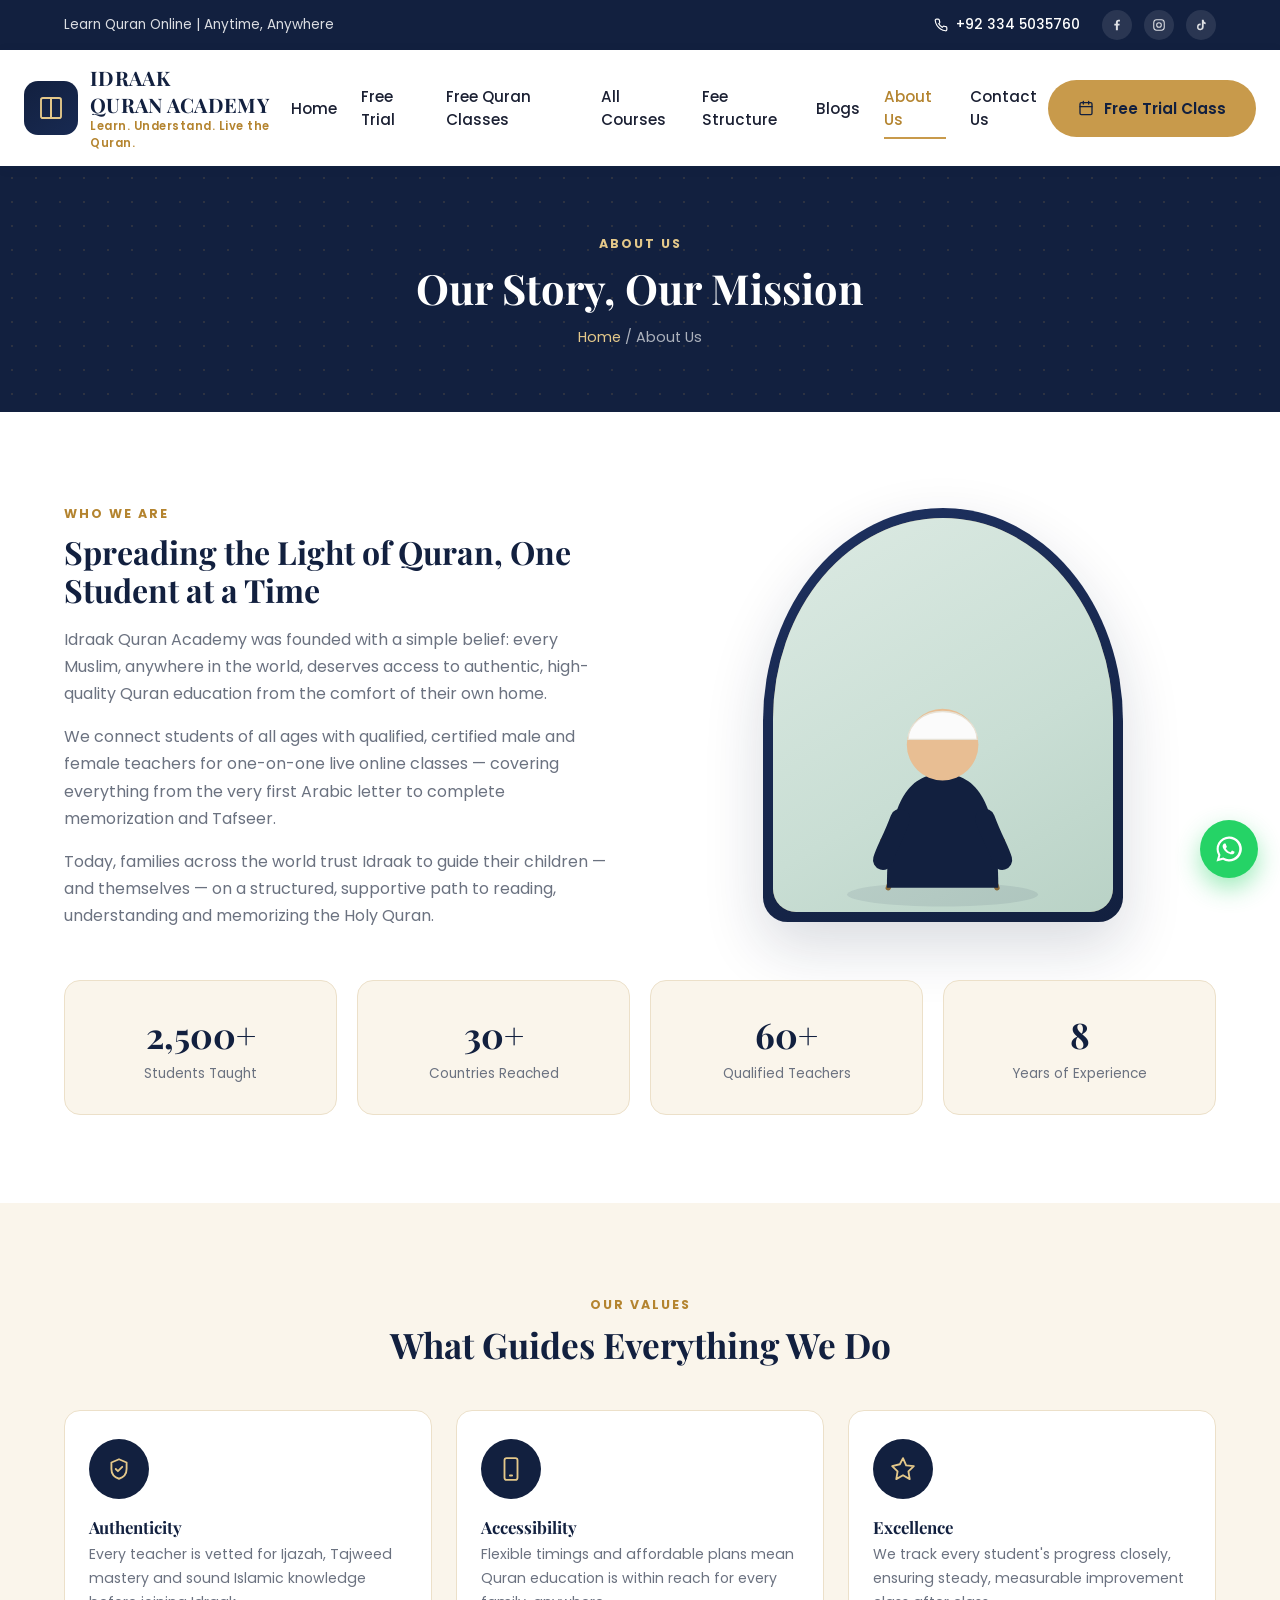
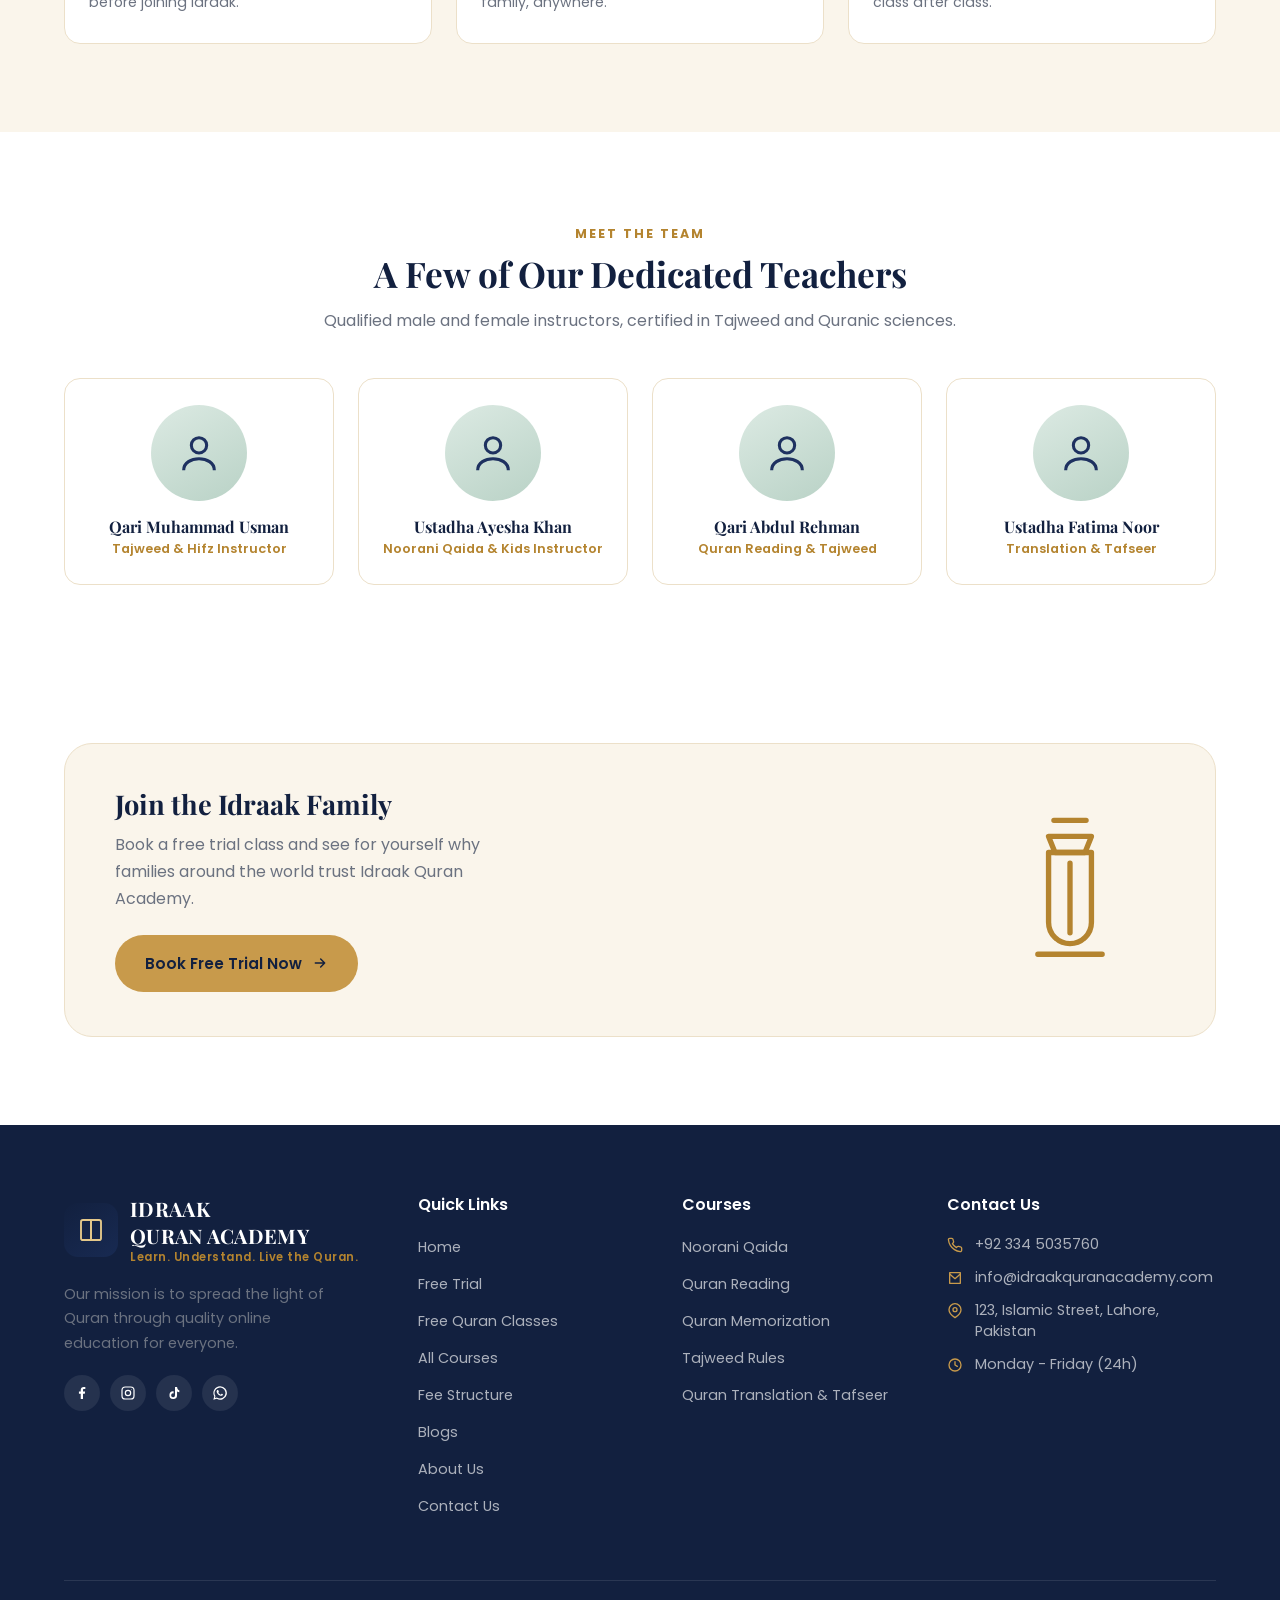
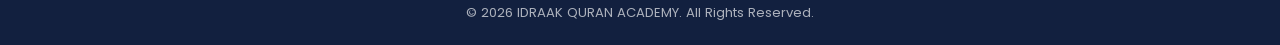
<file: about.html>
<!DOCTYPE html>
<html lang="en">
<head>
<meta charset="UTF-8">
<meta name="viewport" content="width=device-width, initial-scale=1.0">
<title>About Us | Idraak Quran Academy</title>
<meta name="description" content="Learn about Idraak Quran Academy's mission, values and qualified male & female Quran teachers dedicated to online Quran education worldwide.">
<link rel="stylesheet" href="assets/css/style.css">
</head>
<body>

<div class="topbar">
  <div class="container">
    <div class="topbar-left"><span>Learn Quran Online | Anytime, Anywhere</span></div>
    <div class="topbar-right">
      <a class="topbar-phone" href="tel:+923345035760">
        <svg viewBox="0 0 24 24" width="14" height="14" fill="none" stroke="currentColor" stroke-width="2" stroke-linecap="round" stroke-linejoin="round"><path d="M22 16.92v3a2 2 0 0 1-2.18 2 19.79 19.79 0 0 1-8.63-3.07 19.5 19.5 0 0 1-6-6 19.79 19.79 0 0 1-3.07-8.67A2 2 0 0 1 4.11 2h3a2 2 0 0 1 2 1.72c.13.96.36 1.9.7 2.81a2 2 0 0 1-.45 2.11L8.09 9.91a16 16 0 0 0 6 6l1.27-1.27a2 2 0 0 1 2.11-.45c.91.34 1.85.57 2.81.7A2 2 0 0 1 22 16.92z"/></svg>
        +92 334 5035760
      </a>
      <div class="topbar-social">
        <a href="#" aria-label="Facebook"><svg viewBox="0 0 24 24" fill="currentColor"><path d="M13.5 21v-8h2.7l.4-3.3h-3.1V7.6c0-.96.27-1.6 1.65-1.6H17V3.1C16.6 3.06 15.6 3 14.4 3c-2.5 0-4.3 1.5-4.3 4.4v2.3H7.4v3.3h2.7v8h3.4z"/></svg></a>
        <a href="#" aria-label="Instagram"><svg viewBox="0 0 24 24" fill="none" stroke="currentColor" stroke-width="1.8"><rect x="3" y="3" width="18" height="18" rx="5"/><circle cx="12" cy="12" r="4"/><circle cx="17.3" cy="6.7" r="0.6" fill="currentColor" stroke="none"/></svg></a>
        <a href="#" aria-label="TikTok"><svg viewBox="0 0 24 24" fill="currentColor"><path d="M16.6 3h-3.1v12.4a2.9 2.9 0 1 1-2.1-2.8v-3.1a5.7 5.7 0 1 0 5.2 5.7V9.6c1 .7 2.2 1.1 3.4 1.1V7.9c-1.9-.5-3.1-2-3.4-4.9z"/></svg></a>
      </div>
    </div>
  </div>
</div>

<header class="site-header">
  <div class="nav-wrap">
    <a href="index.html" class="brand">
      <div class="brand-mark"><svg viewBox="0 0 24 24" fill="none" stroke="currentColor" stroke-width="1.5" stroke-linecap="round" stroke-linejoin="round"><path d="M4 5.5C4 4.7 4.7 4 5.5 4H12v16H5.5c-.8 0-1.5-.7-1.5-1.5v-13z"/><path d="M20 5.5c0-.8-.7-1.5-1.5-1.5H12v16h6.5c.8 0 1.5-.7 1.5-1.5v-13z"/></svg></div>
      <div class="brand-text">
        <div class="name">IDRAAK<br>QURAN ACADEMY</div>
        <div class="tag">Learn. Understand. Live the Quran.</div>
      </div>
    </a>
    <nav class="main-nav">
      <a href="index.html">Home</a>
      <a href="free-trial.html">Free Trial</a>
      <a href="free-quran-classes.html">Free Quran Classes</a>
      <a href="courses.html">All Courses</a>
      <a href="fee-structure.html">Fee Structure</a>
      <a href="blogs.html">Blogs</a>
      <a href="about.html" class="active">About Us</a>
      <a href="contact.html">Contact Us</a>
    </nav>
    <div class="nav-cta">
      <a href="free-trial.html" class="btn btn-gold nav-trial-btn">
        <svg viewBox="0 0 24 24" fill="none" stroke="currentColor" stroke-width="2" stroke-linecap="round" stroke-linejoin="round"><rect x="3" y="4" width="18" height="18" rx="2"/><path d="M16 2v4M8 2v4M3 10h18"/></svg>
        <span class="btn-label-full">Free Trial Class</span><span class="btn-label-short">Free Trial</span>
      </a>
      <button class="hamburger" aria-label="Open Menu"><span></span><span></span><span></span></button>
    </div>
  </div>
</header>

<div class="mobile-drawer">
  <div class="drawer-overlay"></div>
  <div class="drawer-panel">
    <button class="drawer-close" aria-label="Close Menu">&times;</button>
    <a href="index.html">Home</a>
    <a href="free-trial.html">Free Trial</a>
    <a href="free-quran-classes.html">Free Quran Classes</a>
    <a href="courses.html">All Courses</a>
    <a href="fee-structure.html">Fee Structure</a>
    <a href="blogs.html">Blogs</a>
    <a href="about.html" class="active">About Us</a>
    <a href="contact.html">Contact Us</a>
    <a href="free-trial.html" class="btn btn-gold btn-block">Free Trial Class</a>
  </div>
</div>

<main>
  <section class="page-hero">
    <div class="container">
      <span class="eyebrow">About Us</span>
      <h1>Our Story, Our Mission</h1>
      <div class="crumbs"><a href="index.html">Home</a> / About Us</div>
    </div>
  </section>

  <section class="section-pad">
    <div class="container two-col reveal">
      <div>
        <span class="eyebrow">Who We Are</span>
        <h2 style="font-size:2rem; margin-bottom:16px;">Spreading the Light of Quran, One Student at a Time</h2>
        <p style="margin-bottom:16px;">Idraak Quran Academy was founded with a simple belief: every Muslim, anywhere in the world, deserves access to authentic, high-quality Quran education from the comfort of their own home.</p>
        <p style="margin-bottom:16px;">We connect students of all ages with qualified, certified male and female teachers for one-on-one live online classes — covering everything from the very first Arabic letter to complete memorization and Tafseer.</p>
        <p>Today, families across the world trust Idraak to guide their children — and themselves — on a structured, supportive path to reading, understanding and memorizing the Holy Quran.</p>
      </div>
      <div>
        <div class="hero-arch" style="max-width:360px; margin:0 auto;">
          <div class="photo">
            <svg viewBox="0 0 200 220">
              <ellipse cx="100" cy="207" rx="72" ry="9" fill="rgba(18,32,63,0.08)"/>
              <path d="M70 172 L59 202 M130 172 L141 202" stroke="#8a6a3a" stroke-width="4" stroke-linecap="round" fill="none"/>
              <path d="M54 166 L100 155 L146 166 L146 180 L100 169 L54 180 Z" fill="#fff" stroke="#C89A4B" stroke-width="2"/>
              <line x1="100" y1="155" x2="100" y2="169" stroke="#C89A4B" stroke-width="2"/>
              <path d="M58 202 C58 138 74 116 100 116 C126 116 142 138 142 202 Z" fill="#12203F"/>
              <path d="M68 150 C62 166 57 174 55 181" stroke="#12203F" stroke-width="15" stroke-linecap="round" fill="none"/>
              <path d="M132 150 C138 166 143 174 145 181" stroke="#12203F" stroke-width="15" stroke-linecap="round" fill="none"/>
              <circle cx="100" cy="94" r="27" fill="#E8BE93"/>
              <path d="M74 90 a26 21 0 0 1 52 0 Z" fill="#fbfbfb" stroke="#e7e2d6"/>
            </svg>
          </div>
        </div>
      </div>
    </div>

    <div class="container">
      <div class="stat-row reveal">
        <div class="stat-card"><div class="num">2,500+</div><div class="lbl">Students Taught</div></div>
        <div class="stat-card"><div class="num">30+</div><div class="lbl">Countries Reached</div></div>
        <div class="stat-card"><div class="num">60+</div><div class="lbl">Qualified Teachers</div></div>
        <div class="stat-card"><div class="num">8</div><div class="lbl">Years of Experience</div></div>
      </div>
    </div>
  </section>

  <section class="section-pad" style="background:var(--cream-2);">
    <div class="container">
      <div class="section-head reveal">
        <span class="eyebrow">Our Values</span>
        <h2>What Guides Everything We Do</h2>
      </div>
      <div class="value-grid reveal">
        <div class="value-card">
          <div class="course-ic"><svg viewBox="0 0 24 24" width="26" height="26" fill="none" stroke="currentColor" stroke-width="1.7" stroke-linecap="round" stroke-linejoin="round"><path d="M12 3l7 3v6c0 4.5-3 7.7-7 9-4-1.3-7-4.5-7-9V6z"/><path d="M9 12l2 2 4-4"/></svg></div>
          <h3>Authenticity</h3>
          <p>Every teacher is vetted for Ijazah, Tajweed mastery and sound Islamic knowledge before joining Idraak.</p>
        </div>
        <div class="value-card">
          <div class="course-ic"><svg viewBox="0 0 24 24" width="26" height="26" fill="none" stroke="currentColor" stroke-width="1.7" stroke-linecap="round" stroke-linejoin="round"><rect x="6" y="2" width="12" height="20" rx="2"/><path d="M11 18h2"/></svg></div>
          <h3>Accessibility</h3>
          <p>Flexible timings and affordable plans mean Quran education is within reach for every family, anywhere.</p>
        </div>
        <div class="value-card">
          <div class="course-ic"><svg viewBox="0 0 24 24" width="26" height="26" fill="none" stroke="currentColor" stroke-width="1.7" stroke-linecap="round" stroke-linejoin="round"><path d="M12 2l2.9 6.6L22 9.3l-5 4.9 1.2 7.1L12 17.8l-6.2 3.5L7 14.2 2 9.3l7.1-1.7z"/></svg></div>
          <h3>Excellence</h3>
          <p>We track every student's progress closely, ensuring steady, measurable improvement class after class.</p>
        </div>
      </div>
    </div>
  </section>

  <section class="section-pad">
    <div class="container">
      <div class="section-head reveal">
        <span class="eyebrow">Meet the Team</span>
        <h2>A Few of Our Dedicated Teachers</h2>
        <p>Qualified male and female instructors, certified in Tajweed and Quranic sciences.</p>
      </div>
      <div class="team-grid reveal">
        <div class="team-card">
          <div class="team-avatar"><svg viewBox="0 0 24 24" fill="none" stroke="currentColor" stroke-width="1.6"><circle cx="12" cy="8" r="4"/><path d="M4 21c0-4 4-6 8-6s8 2 8 6"/></svg></div>
          <h3>Qari Muhammad Usman</h3>
          <div class="role">Tajweed &amp; Hifz Instructor</div>
        </div>
        <div class="team-card">
          <div class="team-avatar"><svg viewBox="0 0 24 24" fill="none" stroke="currentColor" stroke-width="1.6"><circle cx="12" cy="8" r="4"/><path d="M4 21c0-4 4-6 8-6s8 2 8 6"/></svg></div>
          <h3>Ustadha Ayesha Khan</h3>
          <div class="role">Noorani Qaida &amp; Kids Instructor</div>
        </div>
        <div class="team-card">
          <div class="team-avatar"><svg viewBox="0 0 24 24" fill="none" stroke="currentColor" stroke-width="1.6"><circle cx="12" cy="8" r="4"/><path d="M4 21c0-4 4-6 8-6s8 2 8 6"/></svg></div>
          <h3>Qari Abdul Rehman</h3>
          <div class="role">Quran Reading &amp; Tajweed</div>
        </div>
        <div class="team-card">
          <div class="team-avatar"><svg viewBox="0 0 24 24" fill="none" stroke="currentColor" stroke-width="1.6"><circle cx="12" cy="8" r="4"/><path d="M4 21c0-4 4-6 8-6s8 2 8 6"/></svg></div>
          <h3>Ustadha Fatima Noor</h3>
          <div class="role">Translation &amp; Tafseer</div>
        </div>
      </div>
    </div>
  </section>

  <section class="section-pad" style="padding-top:0;">
    <div class="container">
      <div class="cta-banner reveal">
        <div class="txt">
          <h2>Join the Idraak Family</h2>
          <p>Book a free trial class and see for yourself why families around the world trust Idraak Quran Academy.</p>
          <a href="free-trial.html" class="btn btn-gold">Book Free Trial Now
            <svg viewBox="0 0 24 24" fill="none" stroke="currentColor" stroke-width="2.2" stroke-linecap="round" stroke-linejoin="round"><path d="M5 12h14M13 6l6 6-6 6"/></svg>
          </a>
        </div>
        <div class="art">
          <svg viewBox="0 0 24 28" fill="none" stroke="currentColor" stroke-width="1" stroke-linecap="round" stroke-linejoin="round">
            <path d="M9 1h6M8 4h8l-1.2 3H9.2L8 4z"/><path d="M8 7h8v13a4 4 0 0 1-4 4 4 4 0 0 1-4-4V7z"/><path d="M12 9v13M6 26h12"/>
          </svg>
        </div>
      </div>
    </div>
  </section>
</main>

<footer class="site-footer">
  <div class="container">
    <div class="footer-grid">
      <div class="footer-brand">
        <a href="index.html" class="brand">
          <div class="brand-mark"><svg viewBox="0 0 24 24" fill="none" stroke="currentColor" stroke-width="1.5" stroke-linecap="round" stroke-linejoin="round"><path d="M4 5.5C4 4.7 4.7 4 5.5 4H12v16H5.5c-.8 0-1.5-.7-1.5-1.5v-13z"/><path d="M20 5.5c0-.8-.7-1.5-1.5-1.5H12v16h6.5c.8 0 1.5-.7 1.5-1.5v-13z"/></svg></div>
          <div class="brand-text">
            <div class="name">IDRAAK<br>QURAN ACADEMY</div>
            <div class="tag">Learn. Understand. Live the Quran.</div>
          </div>
        </a>
        <p>Our mission is to spread the light of Quran through quality online education for everyone.</p>
        <div class="footer-social">
          <a href="#" aria-label="Facebook"><svg viewBox="0 0 24 24" fill="currentColor"><path d="M13.5 21v-8h2.7l.4-3.3h-3.1V7.6c0-.96.27-1.6 1.65-1.6H17V3.1C16.6 3.06 15.6 3 14.4 3c-2.5 0-4.3 1.5-4.3 4.4v2.3H7.4v3.3h2.7v8h3.4z"/></svg></a>
          <a href="#" aria-label="Instagram"><svg viewBox="0 0 24 24" fill="none" stroke="currentColor" stroke-width="1.8"><rect x="3" y="3" width="18" height="18" rx="5"/><circle cx="12" cy="12" r="4"/><circle cx="17.3" cy="6.7" r="0.6" fill="currentColor" stroke="none"/></svg></a>
          <a href="#" aria-label="TikTok"><svg viewBox="0 0 24 24" fill="currentColor"><path d="M16.6 3h-3.1v12.4a2.9 2.9 0 1 1-2.1-2.8v-3.1a5.7 5.7 0 1 0 5.2 5.7V9.6c1 .7 2.2 1.1 3.4 1.1V7.9c-1.9-.5-3.1-2-3.4-4.9z"/></svg></a>
          <a href="#" aria-label="WhatsApp"><svg viewBox="0 0 24 24" fill="currentColor"><path d="M12 2a10 10 0 0 0-8.6 15L2 22l5.2-1.4A10 10 0 1 0 12 2zm0 18.2a8.2 8.2 0 0 1-4.2-1.2l-.3-.2-3.1.8.8-3-.2-.3A8.2 8.2 0 1 1 12 20.2zm4.5-6.1c-.2-.1-1.4-.7-1.7-.8-.2-.1-.4-.1-.6.1-.2.2-.6.8-.8 1-.1.2-.3.2-.5.1-.2-.1-1-.4-2-1.2-.7-.6-1.2-1.4-1.4-1.7-.1-.2 0-.4.1-.5.1-.1.2-.3.4-.4.1-.1.2-.2.2-.4.1-.1 0-.3 0-.4-.1-.1-.6-1.4-.8-1.9-.2-.5-.4-.4-.6-.4h-.5c-.2 0-.4.1-.6.3-.2.2-.8.8-.8 1.9s.8 2.2.9 2.4c.1.2 1.6 2.5 4 3.4.6.2 1 .4 1.3.5.6.2 1.1.2 1.5.1.5-.1 1.4-.6 1.6-1.1.2-.5.2-.9.1-1z"/></svg></a>
        </div>
      </div>
      <div class="footer-col">
        <h4>Quick Links</h4>
        <ul>
          <li><a href="index.html">Home</a></li>
          <li><a href="free-trial.html">Free Trial</a></li>
          <li><a href="free-quran-classes.html">Free Quran Classes</a></li>
          <li><a href="courses.html">All Courses</a></li>
          <li><a href="fee-structure.html">Fee Structure</a></li>
          <li><a href="blogs.html">Blogs</a></li>
          <li><a href="about.html">About Us</a></li>
          <li><a href="contact.html">Contact Us</a></li>
        </ul>
      </div>
      <div class="footer-col">
        <h4>Courses</h4>
        <ul>
          <li><a href="courses.html#noorani-qaida">Noorani Qaida</a></li>
          <li><a href="courses.html#quran-reading">Quran Reading</a></li>
          <li><a href="courses.html#quran-memorization">Quran Memorization</a></li>
          <li><a href="courses.html#tajweed-rules">Tajweed Rules</a></li>
          <li><a href="courses.html#translation-tafseer">Quran Translation &amp; Tafseer</a></li>
        </ul>
      </div>
      <div class="footer-col">
        <h4>Contact Us</h4>
        <ul class="footer-contact">
          <li><svg viewBox="0 0 24 24" fill="none" stroke="currentColor" stroke-width="2" stroke-linecap="round" stroke-linejoin="round"><path d="M22 16.92v3a2 2 0 0 1-2.18 2 19.79 19.79 0 0 1-8.63-3.07 19.5 19.5 0 0 1-6-6 19.79 19.79 0 0 1-3.07-8.67A2 2 0 0 1 4.11 2h3a2 2 0 0 1 2 1.72c.13.96.36 1.9.7 2.81a2 2 0 0 1-.45 2.11L8.09 9.91a16 16 0 0 0 6 6l1.27-1.27a2 2 0 0 1 2.11-.45c.91.34 1.85.57 2.81.7A2 2 0 0 1 22 16.92z"/></svg> +92 334 5035760</li>
          <li><svg viewBox="0 0 24 24" fill="none" stroke="currentColor" stroke-width="2" stroke-linecap="round" stroke-linejoin="round"><path d="M4 4h16v16H4z"/><path d="m4 6 8 7 8-7"/></svg> info@idraakquranacademy.com</li>
          <li><svg viewBox="0 0 24 24" fill="none" stroke="currentColor" stroke-width="2" stroke-linecap="round" stroke-linejoin="round"><path d="M21 10c0 6-9 12-9 12s-9-6-9-12a9 9 0 0 1 18 0z"/><circle cx="12" cy="10" r="3"/></svg> 123, Islamic Street, Lahore, Pakistan</li>
          <li><svg viewBox="0 0 24 24" fill="none" stroke="currentColor" stroke-width="2" stroke-linecap="round" stroke-linejoin="round"><circle cx="12" cy="12" r="9"/><path d="M12 7v5l3.5 2"/></svg> Monday - Friday (24h)</li>
        </ul>
      </div>
    </div>
    <div class="footer-bottom">&copy; 2026 IDRAAK QURAN ACADEMY. All Rights Reserved.</div>
  </div>
</footer>

<a class="whatsapp-float" href="https://wa.me/923345035760" target="_blank" rel="noopener" aria-label="Chat on WhatsApp">
  <svg viewBox="0 0 24 24" fill="currentColor"><path d="M12 2a10 10 0 0 0-8.6 15L2 22l5.2-1.4A10 10 0 1 0 12 2zm0 18.2a8.2 8.2 0 0 1-4.2-1.2l-.3-.2-3.1.8.8-3-.2-.3A8.2 8.2 0 1 1 12 20.2zm4.5-6.1c-.2-.1-1.4-.7-1.7-.8-.2-.1-.4-.1-.6.1-.2.2-.6.8-.8 1-.1.2-.3.2-.5.1-.2-.1-1-.4-2-1.2-.7-.6-1.2-1.4-1.4-1.7-.1-.2 0-.4.1-.5.1-.1.2-.3.4-.4.1-.1.2-.2.2-.4.1-.1 0-.3 0-.4-.1-.1-.6-1.4-.8-1.9-.2-.5-.4-.4-.6-.4h-.5c-.2 0-.4.1-.6.3-.2.2-.8.8-.8 1.9s.8 2.2.9 2.4c.1.2 1.6 2.5 4 3.4.6.2 1 .4 1.3.5.6.2 1.1.2 1.5.1.5-.1 1.4-.6 1.6-1.1.2-.5.2-.9.1-1z"/></svg>
</a>

<div class="mobile-bottomnav">
  <a href="index.html"><svg viewBox="0 0 24 24" fill="none" stroke="currentColor" stroke-width="2" stroke-linecap="round" stroke-linejoin="round"><path d="M3 10.5 12 3l9 7.5"/><path d="M5 9.5V21h14V9.5"/></svg>Home</a>
  <a href="courses.html"><svg viewBox="0 0 24 24" fill="none" stroke="currentColor" stroke-width="2" stroke-linecap="round" stroke-linejoin="round"><rect x="3" y="3" width="8" height="8" rx="1.5"/><rect x="13" y="3" width="8" height="8" rx="1.5"/><rect x="3" y="13" width="8" height="8" rx="1.5"/><rect x="13" y="13" width="8" height="8" rx="1.5"/></svg>Courses</a>
  <a href="free-trial.html"><svg viewBox="0 0 24 24" fill="none" stroke="currentColor" stroke-width="2" stroke-linecap="round" stroke-linejoin="round"><rect x="3" y="4" width="18" height="18" rx="2"/><path d="M16 2v4M8 2v4M3 10h18"/></svg>Free Trial</a>
  <a href="blogs.html"><svg viewBox="0 0 24 24" fill="none" stroke="currentColor" stroke-width="2" stroke-linecap="round" stroke-linejoin="round"><path d="M6 2h9l5 5v15H6z"/><path d="M14 2v6h6M9 13h6M9 17h6"/></svg>Blogs</a>
  <a href="#" class="mobile-menu-trigger"><svg viewBox="0 0 24 24" fill="none" stroke="currentColor" stroke-width="2" stroke-linecap="round" stroke-linejoin="round"><path d="M4 6h16M4 12h16M4 18h16"/></svg>Menu</a>
</div>

<script src="assets/js/main.js"></script>
</body>
</html>
</file>
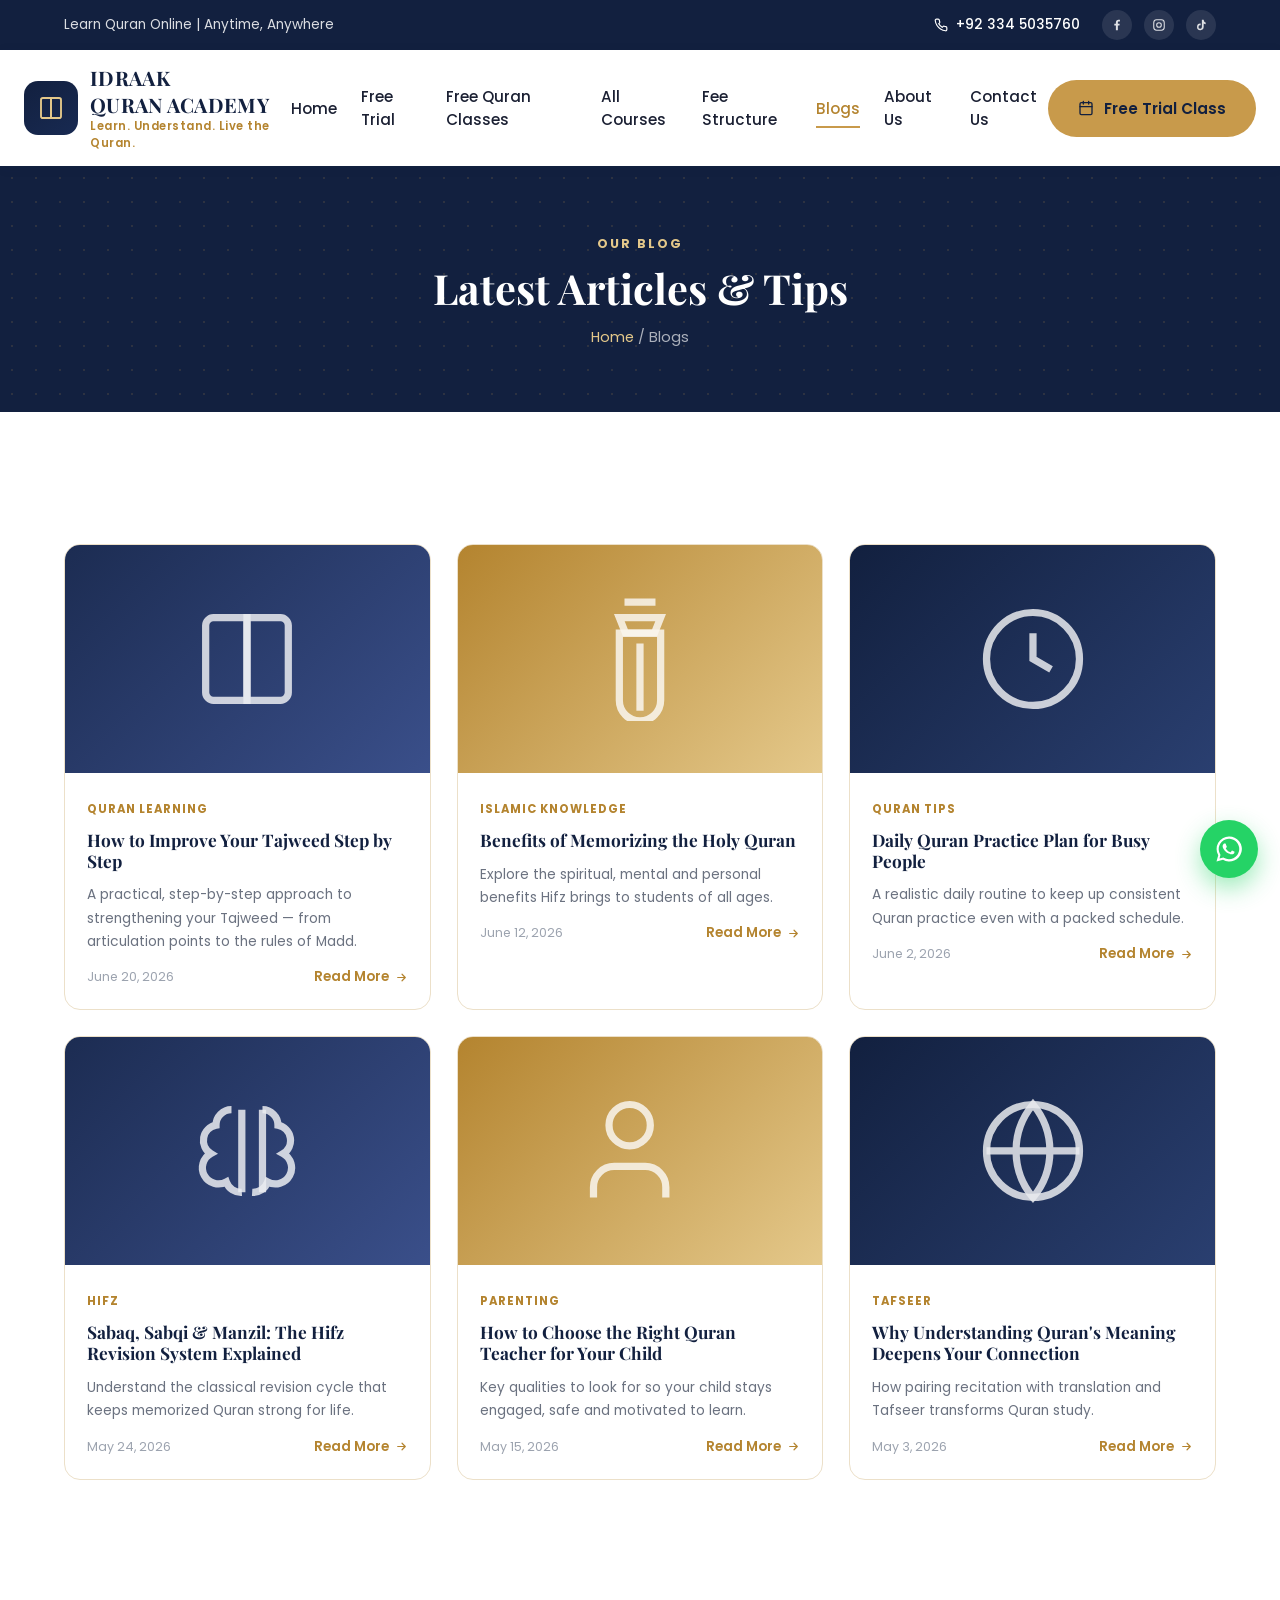
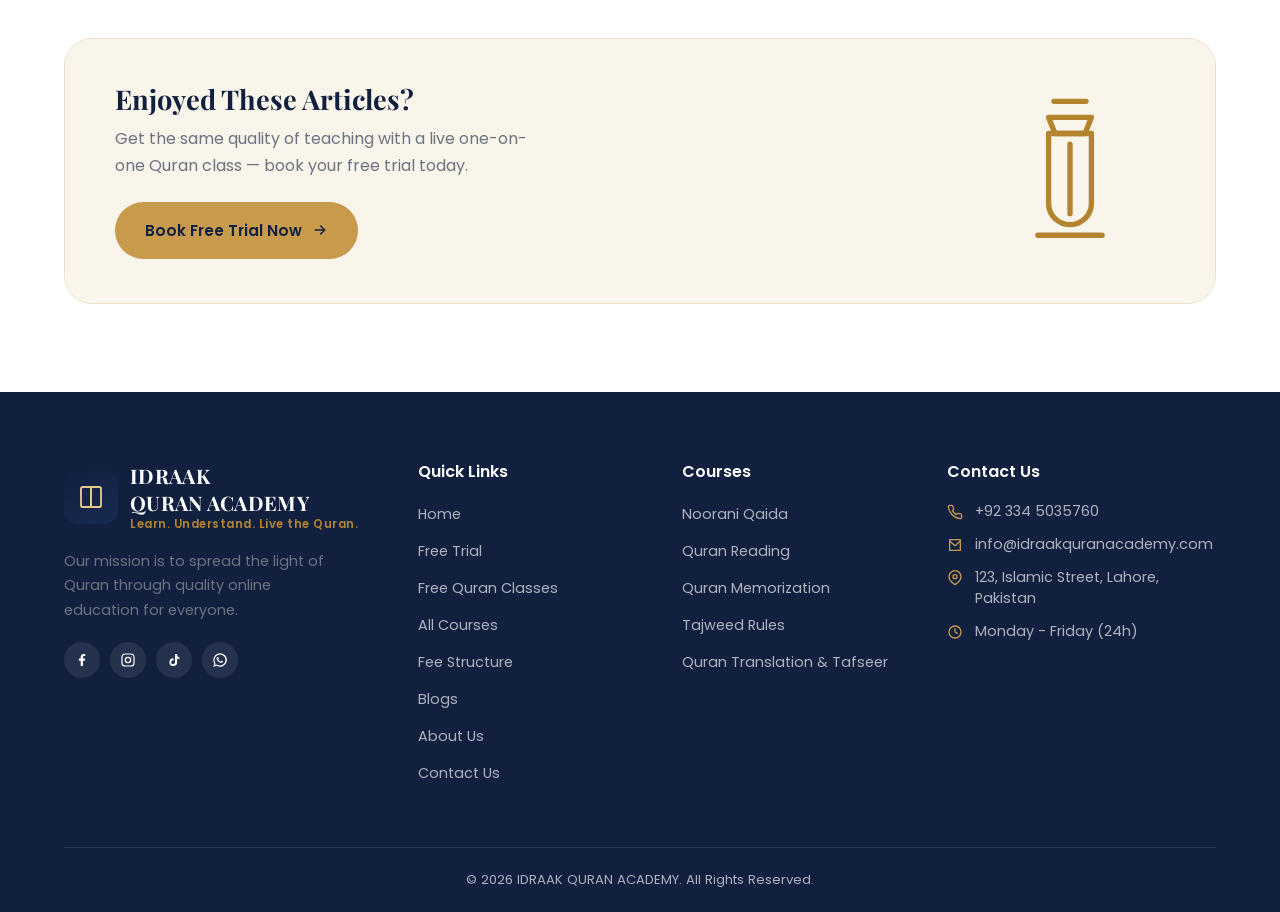
<file: blogs.html>
<!DOCTYPE html>
<html lang="en">
<head>
<meta charset="UTF-8">
<meta name="viewport" content="width=device-width, initial-scale=1.0">
<title>Blog | Idraak Quran Academy</title>
<meta name="description" content="Tips, guidance and knowledge on Quran learning, Tajweed, memorization and Islamic education from Idraak Quran Academy.">
<link rel="stylesheet" href="assets/css/style.css">
</head>
<body>

<div class="topbar">
  <div class="container">
    <div class="topbar-left"><span>Learn Quran Online | Anytime, Anywhere</span></div>
    <div class="topbar-right">
      <a class="topbar-phone" href="tel:+923345035760">
        <svg viewBox="0 0 24 24" width="14" height="14" fill="none" stroke="currentColor" stroke-width="2" stroke-linecap="round" stroke-linejoin="round"><path d="M22 16.92v3a2 2 0 0 1-2.18 2 19.79 19.79 0 0 1-8.63-3.07 19.5 19.5 0 0 1-6-6 19.79 19.79 0 0 1-3.07-8.67A2 2 0 0 1 4.11 2h3a2 2 0 0 1 2 1.72c.13.96.36 1.9.7 2.81a2 2 0 0 1-.45 2.11L8.09 9.91a16 16 0 0 0 6 6l1.27-1.27a2 2 0 0 1 2.11-.45c.91.34 1.85.57 2.81.7A2 2 0 0 1 22 16.92z"/></svg>
        +92 334 5035760
      </a>
      <div class="topbar-social">
        <a href="#" aria-label="Facebook"><svg viewBox="0 0 24 24" fill="currentColor"><path d="M13.5 21v-8h2.7l.4-3.3h-3.1V7.6c0-.96.27-1.6 1.65-1.6H17V3.1C16.6 3.06 15.6 3 14.4 3c-2.5 0-4.3 1.5-4.3 4.4v2.3H7.4v3.3h2.7v8h3.4z"/></svg></a>
        <a href="#" aria-label="Instagram"><svg viewBox="0 0 24 24" fill="none" stroke="currentColor" stroke-width="1.8"><rect x="3" y="3" width="18" height="18" rx="5"/><circle cx="12" cy="12" r="4"/><circle cx="17.3" cy="6.7" r="0.6" fill="currentColor" stroke="none"/></svg></a>
        <a href="#" aria-label="TikTok"><svg viewBox="0 0 24 24" fill="currentColor"><path d="M16.6 3h-3.1v12.4a2.9 2.9 0 1 1-2.1-2.8v-3.1a5.7 5.7 0 1 0 5.2 5.7V9.6c1 .7 2.2 1.1 3.4 1.1V7.9c-1.9-.5-3.1-2-3.4-4.9z"/></svg></a>
      </div>
    </div>
  </div>
</div>

<header class="site-header">
  <div class="nav-wrap">
    <a href="index.html" class="brand">
      <div class="brand-mark"><svg viewBox="0 0 24 24" fill="none" stroke="currentColor" stroke-width="1.5" stroke-linecap="round" stroke-linejoin="round"><path d="M4 5.5C4 4.7 4.7 4 5.5 4H12v16H5.5c-.8 0-1.5-.7-1.5-1.5v-13z"/><path d="M20 5.5c0-.8-.7-1.5-1.5-1.5H12v16h6.5c.8 0 1.5-.7 1.5-1.5v-13z"/></svg></div>
      <div class="brand-text">
        <div class="name">IDRAAK<br>QURAN ACADEMY</div>
        <div class="tag">Learn. Understand. Live the Quran.</div>
      </div>
    </a>
    <nav class="main-nav">
      <a href="index.html">Home</a>
      <a href="free-trial.html">Free Trial</a>
      <a href="free-quran-classes.html">Free Quran Classes</a>
      <a href="courses.html">All Courses</a>
      <a href="fee-structure.html">Fee Structure</a>
      <a href="blogs.html" class="active">Blogs</a>
      <a href="about.html">About Us</a>
      <a href="contact.html">Contact Us</a>
    </nav>
    <div class="nav-cta">
      <a href="free-trial.html" class="btn btn-gold nav-trial-btn">
        <svg viewBox="0 0 24 24" fill="none" stroke="currentColor" stroke-width="2" stroke-linecap="round" stroke-linejoin="round"><rect x="3" y="4" width="18" height="18" rx="2"/><path d="M16 2v4M8 2v4M3 10h18"/></svg>
        <span class="btn-label-full">Free Trial Class</span><span class="btn-label-short">Free Trial</span>
      </a>
      <button class="hamburger" aria-label="Open Menu"><span></span><span></span><span></span></button>
    </div>
  </div>
</header>

<div class="mobile-drawer">
  <div class="drawer-overlay"></div>
  <div class="drawer-panel">
    <button class="drawer-close" aria-label="Close Menu">&times;</button>
    <a href="index.html">Home</a>
    <a href="free-trial.html">Free Trial</a>
    <a href="free-quran-classes.html">Free Quran Classes</a>
    <a href="courses.html">All Courses</a>
    <a href="fee-structure.html">Fee Structure</a>
    <a href="blogs.html" class="active">Blogs</a>
    <a href="about.html">About Us</a>
    <a href="contact.html">Contact Us</a>
    <a href="free-trial.html" class="btn btn-gold btn-block">Free Trial Class</a>
  </div>
</div>

<main>
  <section class="page-hero">
    <div class="container">
      <span class="eyebrow">Our Blog</span>
      <h1>Latest Articles &amp; Tips</h1>
      <div class="crumbs"><a href="index.html">Home</a> / Blogs</div>
    </div>
  </section>

  <section class="section-pad">
    <div class="container">
      <div class="blog-grid reveal">
        <article class="blog-card">
          <div class="blog-thumb t1"><svg viewBox="0 0 24 24" fill="none" stroke="currentColor" stroke-width="1.4"><path d="M4 5.5C4 4.7 4.7 4 5.5 4H12v16H5.5c-.8 0-1.5-.7-1.5-1.5v-13z"/><path d="M20 5.5c0-.8-.7-1.5-1.5-1.5H12v16h6.5c.8 0 1.5-.7 1.5-1.5v-13z"/></svg></div>
          <div class="blog-body">
            <span class="blog-tag">Quran Learning</span>
            <h3>How to Improve Your Tajweed Step by Step</h3>
            <p style="font-size:0.86rem; margin-bottom:14px;">A practical, step-by-step approach to strengthening your Tajweed — from articulation points to the rules of Madd.</p>
            <div class="blog-meta">
              <span class="blog-date">June 20, 2026</span>
              <a href="#" class="blog-more">Read More <svg viewBox="0 0 24 24" fill="none" stroke="currentColor" stroke-width="2.2" stroke-linecap="round" stroke-linejoin="round"><path d="M5 12h14M13 6l6 6-6 6"/></svg></a>
            </div>
          </div>
        </article>
        <article class="blog-card">
          <div class="blog-thumb t2"><svg viewBox="0 0 24 24" fill="none" stroke="currentColor" stroke-width="1.4"><path d="M9 1h6M8 4h8l-1.2 3H9.2L8 4z"/><path d="M8 7h8v13a4 4 0 0 1-4 4 4 4 0 0 1-4-4V7z"/><path d="M12 9v13M6 26h12"/></svg></div>
          <div class="blog-body">
            <span class="blog-tag">Islamic Knowledge</span>
            <h3>Benefits of Memorizing the Holy Quran</h3>
            <p style="font-size:0.86rem; margin-bottom:14px;">Explore the spiritual, mental and personal benefits Hifz brings to students of all ages.</p>
            <div class="blog-meta">
              <span class="blog-date">June 12, 2026</span>
              <a href="#" class="blog-more">Read More <svg viewBox="0 0 24 24" fill="none" stroke="currentColor" stroke-width="2.2" stroke-linecap="round" stroke-linejoin="round"><path d="M5 12h14M13 6l6 6-6 6"/></svg></a>
            </div>
          </div>
        </article>
        <article class="blog-card">
          <div class="blog-thumb t3"><svg viewBox="0 0 24 24" fill="none" stroke="currentColor" stroke-width="1.4"><circle cx="12" cy="12" r="9"/><path d="M12 7v5l3.5 2"/></svg></div>
          <div class="blog-body">
            <span class="blog-tag">Quran Tips</span>
            <h3>Daily Quran Practice Plan for Busy People</h3>
            <p style="font-size:0.86rem; margin-bottom:14px;">A realistic daily routine to keep up consistent Quran practice even with a packed schedule.</p>
            <div class="blog-meta">
              <span class="blog-date">June 2, 2026</span>
              <a href="#" class="blog-more">Read More <svg viewBox="0 0 24 24" fill="none" stroke="currentColor" stroke-width="2.2" stroke-linecap="round" stroke-linejoin="round"><path d="M5 12h14M13 6l6 6-6 6"/></svg></a>
            </div>
          </div>
        </article>
        <article class="blog-card">
          <div class="blog-thumb t1"><svg viewBox="0 0 24 24" fill="none" stroke="currentColor" stroke-width="1.4"><path d="M9 4a3 3 0 0 0-3 3 3 3 0 0 0-1 5.5A3 3 0 0 0 8 18a3 3 0 0 0 3 2"/><path d="M15 4a3 3 0 0 1 3 3 3 3 0 0 1 1 5.5A3 3 0 0 1 16 18a3 3 0 0 1-3 2"/><path d="M11 4v16M15 4v16"/></svg></div>
          <div class="blog-body">
            <span class="blog-tag">Hifz</span>
            <h3>Sabaq, Sabqi &amp; Manzil: The Hifz Revision System Explained</h3>
            <p style="font-size:0.86rem; margin-bottom:14px;">Understand the classical revision cycle that keeps memorized Quran strong for life.</p>
            <div class="blog-meta">
              <span class="blog-date">May 24, 2026</span>
              <a href="#" class="blog-more">Read More <svg viewBox="0 0 24 24" fill="none" stroke="currentColor" stroke-width="2.2" stroke-linecap="round" stroke-linejoin="round"><path d="M5 12h14M13 6l6 6-6 6"/></svg></a>
            </div>
          </div>
        </article>
        <article class="blog-card">
          <div class="blog-thumb t2"><svg viewBox="0 0 24 24" fill="none" stroke="currentColor" stroke-width="1.4"><path d="M17 21v-2a4 4 0 0 0-4-4H7a4 4 0 0 0-4 4v2"/><circle cx="10" cy="7" r="4"/></svg></div>
          <div class="blog-body">
            <span class="blog-tag">Parenting</span>
            <h3>How to Choose the Right Quran Teacher for Your Child</h3>
            <p style="font-size:0.86rem; margin-bottom:14px;">Key qualities to look for so your child stays engaged, safe and motivated to learn.</p>
            <div class="blog-meta">
              <span class="blog-date">May 15, 2026</span>
              <a href="#" class="blog-more">Read More <svg viewBox="0 0 24 24" fill="none" stroke="currentColor" stroke-width="2.2" stroke-linecap="round" stroke-linejoin="round"><path d="M5 12h14M13 6l6 6-6 6"/></svg></a>
            </div>
          </div>
        </article>
        <article class="blog-card">
          <div class="blog-thumb t3"><svg viewBox="0 0 24 24" fill="none" stroke="currentColor" stroke-width="1.4"><circle cx="12" cy="12" r="9"/><path d="M3 12h18M12 3a14 14 0 0 1 0 18 14 14 0 0 1 0-18z"/></svg></div>
          <div class="blog-body">
            <span class="blog-tag">Tafseer</span>
            <h3>Why Understanding Quran's Meaning Deepens Your Connection</h3>
            <p style="font-size:0.86rem; margin-bottom:14px;">How pairing recitation with translation and Tafseer transforms Quran study.</p>
            <div class="blog-meta">
              <span class="blog-date">May 3, 2026</span>
              <a href="#" class="blog-more">Read More <svg viewBox="0 0 24 24" fill="none" stroke="currentColor" stroke-width="2.2" stroke-linecap="round" stroke-linejoin="round"><path d="M5 12h14M13 6l6 6-6 6"/></svg></a>
            </div>
          </div>
        </article>
      </div>
    </div>
  </section>

  <section class="section-pad" style="padding-top:0;">
    <div class="container">
      <div class="cta-banner reveal">
        <div class="txt">
          <h2>Enjoyed These Articles?</h2>
          <p>Get the same quality of teaching with a live one-on-one Quran class — book your free trial today.</p>
          <a href="free-trial.html" class="btn btn-gold">Book Free Trial Now
            <svg viewBox="0 0 24 24" fill="none" stroke="currentColor" stroke-width="2.2" stroke-linecap="round" stroke-linejoin="round"><path d="M5 12h14M13 6l6 6-6 6"/></svg>
          </a>
        </div>
        <div class="art">
          <svg viewBox="0 0 24 28" fill="none" stroke="currentColor" stroke-width="1" stroke-linecap="round" stroke-linejoin="round">
            <path d="M9 1h6M8 4h8l-1.2 3H9.2L8 4z"/><path d="M8 7h8v13a4 4 0 0 1-4 4 4 4 0 0 1-4-4V7z"/><path d="M12 9v13M6 26h12"/>
          </svg>
        </div>
      </div>
    </div>
  </section>
</main>

<footer class="site-footer">
  <div class="container">
    <div class="footer-grid">
      <div class="footer-brand">
        <a href="index.html" class="brand">
          <div class="brand-mark"><svg viewBox="0 0 24 24" fill="none" stroke="currentColor" stroke-width="1.5" stroke-linecap="round" stroke-linejoin="round"><path d="M4 5.5C4 4.7 4.7 4 5.5 4H12v16H5.5c-.8 0-1.5-.7-1.5-1.5v-13z"/><path d="M20 5.5c0-.8-.7-1.5-1.5-1.5H12v16h6.5c.8 0 1.5-.7 1.5-1.5v-13z"/></svg></div>
          <div class="brand-text">
            <div class="name">IDRAAK<br>QURAN ACADEMY</div>
            <div class="tag">Learn. Understand. Live the Quran.</div>
          </div>
        </a>
        <p>Our mission is to spread the light of Quran through quality online education for everyone.</p>
        <div class="footer-social">
          <a href="#" aria-label="Facebook"><svg viewBox="0 0 24 24" fill="currentColor"><path d="M13.5 21v-8h2.7l.4-3.3h-3.1V7.6c0-.96.27-1.6 1.65-1.6H17V3.1C16.6 3.06 15.6 3 14.4 3c-2.5 0-4.3 1.5-4.3 4.4v2.3H7.4v3.3h2.7v8h3.4z"/></svg></a>
          <a href="#" aria-label="Instagram"><svg viewBox="0 0 24 24" fill="none" stroke="currentColor" stroke-width="1.8"><rect x="3" y="3" width="18" height="18" rx="5"/><circle cx="12" cy="12" r="4"/><circle cx="17.3" cy="6.7" r="0.6" fill="currentColor" stroke="none"/></svg></a>
          <a href="#" aria-label="TikTok"><svg viewBox="0 0 24 24" fill="currentColor"><path d="M16.6 3h-3.1v12.4a2.9 2.9 0 1 1-2.1-2.8v-3.1a5.7 5.7 0 1 0 5.2 5.7V9.6c1 .7 2.2 1.1 3.4 1.1V7.9c-1.9-.5-3.1-2-3.4-4.9z"/></svg></a>
          <a href="#" aria-label="WhatsApp"><svg viewBox="0 0 24 24" fill="currentColor"><path d="M12 2a10 10 0 0 0-8.6 15L2 22l5.2-1.4A10 10 0 1 0 12 2zm0 18.2a8.2 8.2 0 0 1-4.2-1.2l-.3-.2-3.1.8.8-3-.2-.3A8.2 8.2 0 1 1 12 20.2zm4.5-6.1c-.2-.1-1.4-.7-1.7-.8-.2-.1-.4-.1-.6.1-.2.2-.6.8-.8 1-.1.2-.3.2-.5.1-.2-.1-1-.4-2-1.2-.7-.6-1.2-1.4-1.4-1.7-.1-.2 0-.4.1-.5.1-.1.2-.3.4-.4.1-.1.2-.2.2-.4.1-.1 0-.3 0-.4-.1-.1-.6-1.4-.8-1.9-.2-.5-.4-.4-.6-.4h-.5c-.2 0-.4.1-.6.3-.2.2-.8.8-.8 1.9s.8 2.2.9 2.4c.1.2 1.6 2.5 4 3.4.6.2 1 .4 1.3.5.6.2 1.1.2 1.5.1.5-.1 1.4-.6 1.6-1.1.2-.5.2-.9.1-1z"/></svg></a>
        </div>
      </div>
      <div class="footer-col">
        <h4>Quick Links</h4>
        <ul>
          <li><a href="index.html">Home</a></li>
          <li><a href="free-trial.html">Free Trial</a></li>
          <li><a href="free-quran-classes.html">Free Quran Classes</a></li>
          <li><a href="courses.html">All Courses</a></li>
          <li><a href="fee-structure.html">Fee Structure</a></li>
          <li><a href="blogs.html">Blogs</a></li>
          <li><a href="about.html">About Us</a></li>
          <li><a href="contact.html">Contact Us</a></li>
        </ul>
      </div>
      <div class="footer-col">
        <h4>Courses</h4>
        <ul>
          <li><a href="courses.html#noorani-qaida">Noorani Qaida</a></li>
          <li><a href="courses.html#quran-reading">Quran Reading</a></li>
          <li><a href="courses.html#quran-memorization">Quran Memorization</a></li>
          <li><a href="courses.html#tajweed-rules">Tajweed Rules</a></li>
          <li><a href="courses.html#translation-tafseer">Quran Translation &amp; Tafseer</a></li>
        </ul>
      </div>
      <div class="footer-col">
        <h4>Contact Us</h4>
        <ul class="footer-contact">
          <li><svg viewBox="0 0 24 24" fill="none" stroke="currentColor" stroke-width="2" stroke-linecap="round" stroke-linejoin="round"><path d="M22 16.92v3a2 2 0 0 1-2.18 2 19.79 19.79 0 0 1-8.63-3.07 19.5 19.5 0 0 1-6-6 19.79 19.79 0 0 1-3.07-8.67A2 2 0 0 1 4.11 2h3a2 2 0 0 1 2 1.72c.13.96.36 1.9.7 2.81a2 2 0 0 1-.45 2.11L8.09 9.91a16 16 0 0 0 6 6l1.27-1.27a2 2 0 0 1 2.11-.45c.91.34 1.85.57 2.81.7A2 2 0 0 1 22 16.92z"/></svg> +92 334 5035760</li>
          <li><svg viewBox="0 0 24 24" fill="none" stroke="currentColor" stroke-width="2" stroke-linecap="round" stroke-linejoin="round"><path d="M4 4h16v16H4z"/><path d="m4 6 8 7 8-7"/></svg> info@idraakquranacademy.com</li>
          <li><svg viewBox="0 0 24 24" fill="none" stroke="currentColor" stroke-width="2" stroke-linecap="round" stroke-linejoin="round"><path d="M21 10c0 6-9 12-9 12s-9-6-9-12a9 9 0 0 1 18 0z"/><circle cx="12" cy="10" r="3"/></svg> 123, Islamic Street, Lahore, Pakistan</li>
          <li><svg viewBox="0 0 24 24" fill="none" stroke="currentColor" stroke-width="2" stroke-linecap="round" stroke-linejoin="round"><circle cx="12" cy="12" r="9"/><path d="M12 7v5l3.5 2"/></svg> Monday - Friday (24h)</li>
        </ul>
      </div>
    </div>
    <div class="footer-bottom">&copy; 2026 IDRAAK QURAN ACADEMY. All Rights Reserved.</div>
  </div>
</footer>

<a class="whatsapp-float" href="https://wa.me/923345035760" target="_blank" rel="noopener" aria-label="Chat on WhatsApp">
  <svg viewBox="0 0 24 24" fill="currentColor"><path d="M12 2a10 10 0 0 0-8.6 15L2 22l5.2-1.4A10 10 0 1 0 12 2zm0 18.2a8.2 8.2 0 0 1-4.2-1.2l-.3-.2-3.1.8.8-3-.2-.3A8.2 8.2 0 1 1 12 20.2zm4.5-6.1c-.2-.1-1.4-.7-1.7-.8-.2-.1-.4-.1-.6.1-.2.2-.6.8-.8 1-.1.2-.3.2-.5.1-.2-.1-1-.4-2-1.2-.7-.6-1.2-1.4-1.4-1.7-.1-.2 0-.4.1-.5.1-.1.2-.3.4-.4.1-.1.2-.2.2-.4.1-.1 0-.3 0-.4-.1-.1-.6-1.4-.8-1.9-.2-.5-.4-.4-.6-.4h-.5c-.2 0-.4.1-.6.3-.2.2-.8.8-.8 1.9s.8 2.2.9 2.4c.1.2 1.6 2.5 4 3.4.6.2 1 .4 1.3.5.6.2 1.1.2 1.5.1.5-.1 1.4-.6 1.6-1.1.2-.5.2-.9.1-1z"/></svg>
</a>

<div class="mobile-bottomnav">
  <a href="index.html"><svg viewBox="0 0 24 24" fill="none" stroke="currentColor" stroke-width="2" stroke-linecap="round" stroke-linejoin="round"><path d="M3 10.5 12 3l9 7.5"/><path d="M5 9.5V21h14V9.5"/></svg>Home</a>
  <a href="courses.html"><svg viewBox="0 0 24 24" fill="none" stroke="currentColor" stroke-width="2" stroke-linecap="round" stroke-linejoin="round"><rect x="3" y="3" width="8" height="8" rx="1.5"/><rect x="13" y="3" width="8" height="8" rx="1.5"/><rect x="3" y="13" width="8" height="8" rx="1.5"/><rect x="13" y="13" width="8" height="8" rx="1.5"/></svg>Courses</a>
  <a href="free-trial.html"><svg viewBox="0 0 24 24" fill="none" stroke="currentColor" stroke-width="2" stroke-linecap="round" stroke-linejoin="round"><rect x="3" y="4" width="18" height="18" rx="2"/><path d="M16 2v4M8 2v4M3 10h18"/></svg>Free Trial</a>
  <a href="blogs.html" class="active"><svg viewBox="0 0 24 24" fill="none" stroke="currentColor" stroke-width="2" stroke-linecap="round" stroke-linejoin="round"><path d="M6 2h9l5 5v15H6z"/><path d="M14 2v6h6M9 13h6M9 17h6"/></svg>Blogs</a>
  <a href="#" class="mobile-menu-trigger"><svg viewBox="0 0 24 24" fill="none" stroke="currentColor" stroke-width="2" stroke-linecap="round" stroke-linejoin="round"><path d="M4 6h16M4 12h16M4 18h16"/></svg>Menu</a>
</div>

<script src="assets/js/main.js"></script>
</body>
</html>
</file>
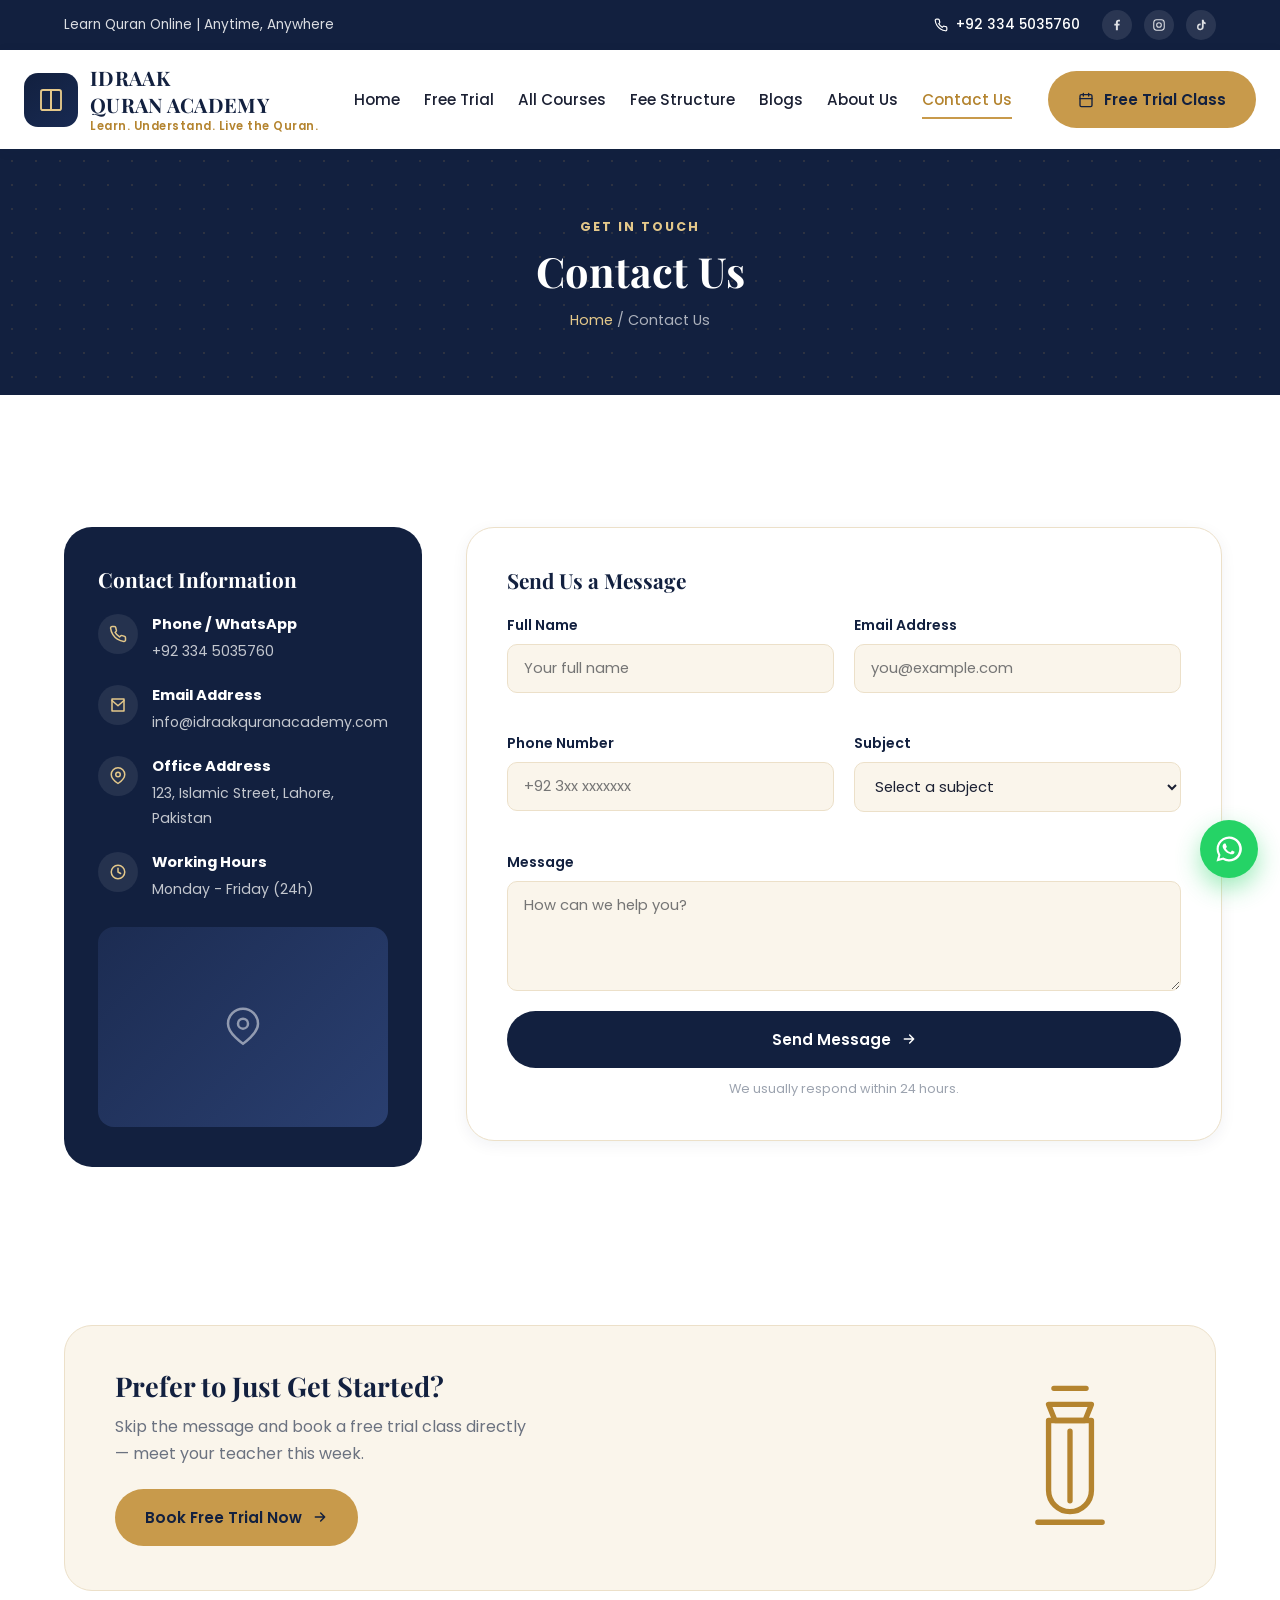
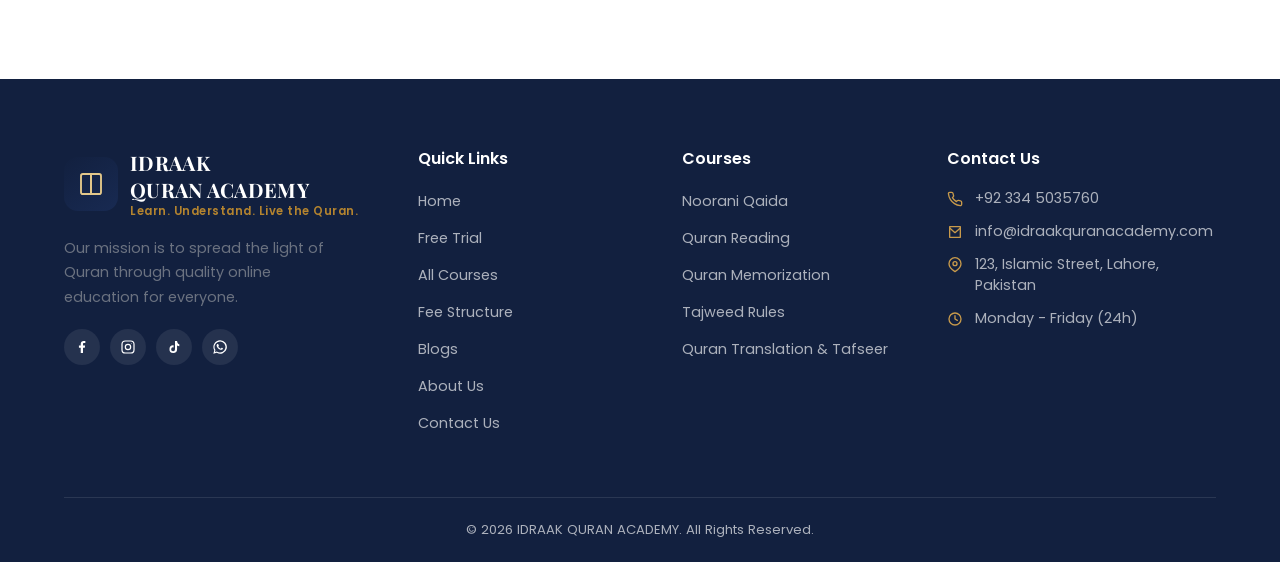
<file: contact.html>
<!DOCTYPE html>
<html lang="en">
<head>
<meta charset="UTF-8">
<meta name="viewport" content="width=device-width, initial-scale=1.0">
<title>Contact Us | Idraak Quran Academy</title>
<meta name="description" content="Get in touch with Idraak Quran Academy — call, WhatsApp, email or send us a message and our team will respond within 24 hours.">
<link rel="stylesheet" href="assets/css/style.css">
</head>
<body>

<div class="topbar">
  <div class="container">
    <div class="topbar-left"><span>Learn Quran Online | Anytime, Anywhere</span></div>
    <div class="topbar-right">
      <a class="topbar-phone" href="tel:+923345035760">
        <svg viewBox="0 0 24 24" width="14" height="14" fill="none" stroke="currentColor" stroke-width="2" stroke-linecap="round" stroke-linejoin="round"><path d="M22 16.92v3a2 2 0 0 1-2.18 2 19.79 19.79 0 0 1-8.63-3.07 19.5 19.5 0 0 1-6-6 19.79 19.79 0 0 1-3.07-8.67A2 2 0 0 1 4.11 2h3a2 2 0 0 1 2 1.72c.13.96.36 1.9.7 2.81a2 2 0 0 1-.45 2.11L8.09 9.91a16 16 0 0 0 6 6l1.27-1.27a2 2 0 0 1 2.11-.45c.91.34 1.85.57 2.81.7A2 2 0 0 1 22 16.92z"/></svg>
        +92 334 5035760
      </a>
      <div class="topbar-social">
        <a href="#" aria-label="Facebook"><svg viewBox="0 0 24 24" fill="currentColor"><path d="M13.5 21v-8h2.7l.4-3.3h-3.1V7.6c0-.96.27-1.6 1.65-1.6H17V3.1C16.6 3.06 15.6 3 14.4 3c-2.5 0-4.3 1.5-4.3 4.4v2.3H7.4v3.3h2.7v8h3.4z"/></svg></a>
        <a href="#" aria-label="Instagram"><svg viewBox="0 0 24 24" fill="none" stroke="currentColor" stroke-width="1.8"><rect x="3" y="3" width="18" height="18" rx="5"/><circle cx="12" cy="12" r="4"/><circle cx="17.3" cy="6.7" r="0.6" fill="currentColor" stroke="none"/></svg></a>
        <a href="#" aria-label="TikTok"><svg viewBox="0 0 24 24" fill="currentColor"><path d="M16.6 3h-3.1v12.4a2.9 2.9 0 1 1-2.1-2.8v-3.1a5.7 5.7 0 1 0 5.2 5.7V9.6c1 .7 2.2 1.1 3.4 1.1V7.9c-1.9-.5-3.1-2-3.4-4.9z"/></svg></a>
      </div>
    </div>
  </div>
</div>

<header class="site-header">
  <div class="nav-wrap">
    <a href="index.html" class="brand">
      <div class="brand-mark"><svg viewBox="0 0 24 24" fill="none" stroke="currentColor" stroke-width="1.5" stroke-linecap="round" stroke-linejoin="round"><path d="M4 5.5C4 4.7 4.7 4 5.5 4H12v16H5.5c-.8 0-1.5-.7-1.5-1.5v-13z"/><path d="M20 5.5c0-.8-.7-1.5-1.5-1.5H12v16h6.5c.8 0 1.5-.7 1.5-1.5v-13z"/></svg></div>
      <div class="brand-text">
        <div class="name">IDRAAK<br>QURAN ACADEMY</div>
        <div class="tag">Learn. Understand. Live the Quran.</div>
      </div>
    </a>
    <nav class="main-nav">
      <a href="index.html">Home</a>
      <a href="free-trial.html">Free Trial</a>
      <a href="courses.html">All Courses</a>
      <a href="fee-structure.html">Fee Structure</a>
      <a href="blogs.html">Blogs</a>
      <a href="about.html">About Us</a>
      <a href="contact.html" class="active">Contact Us</a>
    </nav>
    <div class="nav-cta">
      <a href="free-trial.html" class="btn btn-gold nav-trial-btn">
        <svg viewBox="0 0 24 24" fill="none" stroke="currentColor" stroke-width="2" stroke-linecap="round" stroke-linejoin="round"><rect x="3" y="4" width="18" height="18" rx="2"/><path d="M16 2v4M8 2v4M3 10h18"/></svg>
        <span class="btn-label-full">Free Trial Class</span><span class="btn-label-short">Free Trial</span>
      </a>
      <button class="hamburger" aria-label="Open Menu"><span></span><span></span><span></span></button>
    </div>
  </div>
</header>

<div class="mobile-drawer">
  <div class="drawer-overlay"></div>
  <div class="drawer-panel">
    <button class="drawer-close" aria-label="Close Menu">&times;</button>
    <a href="index.html">Home</a>
    <a href="free-trial.html">Free Trial</a>
    <a href="courses.html">All Courses</a>
    <a href="fee-structure.html">Fee Structure</a>
    <a href="blogs.html">Blogs</a>
    <a href="about.html">About Us</a>
    <a href="contact.html" class="active">Contact Us</a>
    <a href="free-trial.html" class="btn btn-gold btn-block">Free Trial Class</a>
  </div>
</div>

<main>
  <section class="page-hero">
    <div class="container">
      <span class="eyebrow">Get In Touch</span>
      <h1>Contact Us</h1>
      <div class="crumbs"><a href="index.html">Home</a> / Contact Us</div>
    </div>
  </section>

  <section class="section-pad">
    <div class="container">
      <div class="contact-grid">
        <div class="reveal">
          <div class="contact-info-card">
            <h3>Contact Information</h3>
            <ul>
              <li>
                <div class="ic"><svg viewBox="0 0 24 24" fill="none" stroke="currentColor" stroke-width="2" stroke-linecap="round" stroke-linejoin="round"><path d="M22 16.92v3a2 2 0 0 1-2.18 2 19.79 19.79 0 0 1-8.63-3.07 19.5 19.5 0 0 1-6-6 19.79 19.79 0 0 1-3.07-8.67A2 2 0 0 1 4.11 2h3a2 2 0 0 1 2 1.72c.13.96.36 1.9.7 2.81a2 2 0 0 1-.45 2.11L8.09 9.91a16 16 0 0 0 6 6l1.27-1.27a2 2 0 0 1 2.11-.45c.91.34 1.85.57 2.81.7A2 2 0 0 1 22 16.92z"/></svg></div>
                <div><b>Phone / WhatsApp</b><a href="tel:+923345035760">+92 334 5035760</a></div>
              </li>
              <li>
                <div class="ic"><svg viewBox="0 0 24 24" fill="none" stroke="currentColor" stroke-width="2" stroke-linecap="round" stroke-linejoin="round"><path d="M4 4h16v16H4z"/><path d="m4 6 8 7 8-7"/></svg></div>
                <div><b>Email Address</b><a href="mailto:info@idraakquranacademy.com">info@idraakquranacademy.com</a></div>
              </li>
              <li>
                <div class="ic"><svg viewBox="0 0 24 24" fill="none" stroke="currentColor" stroke-width="2" stroke-linecap="round" stroke-linejoin="round"><path d="M21 10c0 6-9 12-9 12s-9-6-9-12a9 9 0 0 1 18 0z"/><circle cx="12" cy="10" r="3"/></svg></div>
                <div><b>Office Address</b><span>123, Islamic Street, Lahore, Pakistan</span></div>
              </li>
              <li>
                <div class="ic"><svg viewBox="0 0 24 24" fill="none" stroke="currentColor" stroke-width="2" stroke-linecap="round" stroke-linejoin="round"><circle cx="12" cy="12" r="9"/><path d="M12 7v5l3.5 2"/></svg></div>
                <div><b>Working Hours</b><span>Monday - Friday (24h)</span></div>
              </li>
            </ul>
            <div class="map-box">
              <svg viewBox="0 0 24 24" fill="none" stroke="currentColor" stroke-width="1.5"><path d="M21 10c0 6-9 12-9 12s-9-6-9-12a9 9 0 0 1 18 0z"/><circle cx="12" cy="10" r="3"/></svg>
            </div>
          </div>
        </div>

        <div class="reveal">
          <div class="form-card">
            <h3 style="font-size:1.3rem; margin-bottom:22px;">Send Us a Message</h3>
            <form data-fake-submit novalidate>
              <div class="form-row">
                <div class="form-group">
                  <label for="c-name">Full Name</label>
                  <input type="text" id="c-name" name="name" placeholder="Your full name" required>
                </div>
                <div class="form-group">
                  <label for="c-email">Email Address</label>
                  <input type="email" id="c-email" name="email" placeholder="you@example.com" required>
                </div>
              </div>
              <div class="form-row">
                <div class="form-group">
                  <label for="c-phone">Phone Number</label>
                  <input type="tel" id="c-phone" name="phone" placeholder="+92 3xx xxxxxxx">
                </div>
                <div class="form-group">
                  <label for="c-subject">Subject</label>
                  <select id="c-subject" name="subject" required>
                    <option value="" disabled selected>Select a subject</option>
                    <option>Course Inquiry</option>
                    <option>Fee Structure</option>
                    <option>Free Trial Class</option>
                    <option>Teacher Application</option>
                    <option>Other</option>
                  </select>
                </div>
              </div>
              <div class="form-group">
                <label for="c-message">Message</label>
                <textarea id="c-message" name="message" placeholder="How can we help you?" required></textarea>
              </div>
              <button type="submit" class="btn btn-primary btn-block">
                Send Message
                <svg viewBox="0 0 24 24" fill="none" stroke="currentColor" stroke-width="2.2" stroke-linecap="round" stroke-linejoin="round"><path d="M5 12h14M13 6l6 6-6 6"/></svg>
              </button>
              <p class="form-note">We usually respond within 24 hours.</p>
            </form>

            <div class="form-success">
              <div class="ic"><svg viewBox="0 0 24 24" fill="none" stroke="currentColor" stroke-width="2" stroke-linecap="round" stroke-linejoin="round"><path d="M20 6 9 17l-5-5"/></svg></div>
              <h3>Message Sent!</h3>
              <p>Thank you for reaching out — our team will get back to you within 24 hours.</p>
            </div>
          </div>
        </div>
      </div>
    </div>
  </section>

  <section class="section-pad" style="padding-top:0;">
    <div class="container">
      <div class="cta-banner reveal">
        <div class="txt">
          <h2>Prefer to Just Get Started?</h2>
          <p>Skip the message and book a free trial class directly — meet your teacher this week.</p>
          <a href="free-trial.html" class="btn btn-gold">Book Free Trial Now
            <svg viewBox="0 0 24 24" fill="none" stroke="currentColor" stroke-width="2.2" stroke-linecap="round" stroke-linejoin="round"><path d="M5 12h14M13 6l6 6-6 6"/></svg>
          </a>
        </div>
        <div class="art">
          <svg viewBox="0 0 24 28" fill="none" stroke="currentColor" stroke-width="1" stroke-linecap="round" stroke-linejoin="round">
            <path d="M9 1h6M8 4h8l-1.2 3H9.2L8 4z"/><path d="M8 7h8v13a4 4 0 0 1-4 4 4 4 0 0 1-4-4V7z"/><path d="M12 9v13M6 26h12"/>
          </svg>
        </div>
      </div>
    </div>
  </section>
</main>

<footer class="site-footer">
  <div class="container">
    <div class="footer-grid">
      <div class="footer-brand">
        <a href="index.html" class="brand">
          <div class="brand-mark"><svg viewBox="0 0 24 24" fill="none" stroke="currentColor" stroke-width="1.5" stroke-linecap="round" stroke-linejoin="round"><path d="M4 5.5C4 4.7 4.7 4 5.5 4H12v16H5.5c-.8 0-1.5-.7-1.5-1.5v-13z"/><path d="M20 5.5c0-.8-.7-1.5-1.5-1.5H12v16h6.5c.8 0 1.5-.7 1.5-1.5v-13z"/></svg></div>
          <div class="brand-text">
            <div class="name">IDRAAK<br>QURAN ACADEMY</div>
            <div class="tag">Learn. Understand. Live the Quran.</div>
          </div>
        </a>
        <p>Our mission is to spread the light of Quran through quality online education for everyone.</p>
        <div class="footer-social">
          <a href="#" aria-label="Facebook"><svg viewBox="0 0 24 24" fill="currentColor"><path d="M13.5 21v-8h2.7l.4-3.3h-3.1V7.6c0-.96.27-1.6 1.65-1.6H17V3.1C16.6 3.06 15.6 3 14.4 3c-2.5 0-4.3 1.5-4.3 4.4v2.3H7.4v3.3h2.7v8h3.4z"/></svg></a>
          <a href="#" aria-label="Instagram"><svg viewBox="0 0 24 24" fill="none" stroke="currentColor" stroke-width="1.8"><rect x="3" y="3" width="18" height="18" rx="5"/><circle cx="12" cy="12" r="4"/><circle cx="17.3" cy="6.7" r="0.6" fill="currentColor" stroke="none"/></svg></a>
          <a href="#" aria-label="TikTok"><svg viewBox="0 0 24 24" fill="currentColor"><path d="M16.6 3h-3.1v12.4a2.9 2.9 0 1 1-2.1-2.8v-3.1a5.7 5.7 0 1 0 5.2 5.7V9.6c1 .7 2.2 1.1 3.4 1.1V7.9c-1.9-.5-3.1-2-3.4-4.9z"/></svg></a>
          <a href="#" aria-label="WhatsApp"><svg viewBox="0 0 24 24" fill="currentColor"><path d="M12 2a10 10 0 0 0-8.6 15L2 22l5.2-1.4A10 10 0 1 0 12 2zm0 18.2a8.2 8.2 0 0 1-4.2-1.2l-.3-.2-3.1.8.8-3-.2-.3A8.2 8.2 0 1 1 12 20.2zm4.5-6.1c-.2-.1-1.4-.7-1.7-.8-.2-.1-.4-.1-.6.1-.2.2-.6.8-.8 1-.1.2-.3.2-.5.1-.2-.1-1-.4-2-1.2-.7-.6-1.2-1.4-1.4-1.7-.1-.2 0-.4.1-.5.1-.1.2-.3.4-.4.1-.1.2-.2.2-.4.1-.1 0-.3 0-.4-.1-.1-.6-1.4-.8-1.9-.2-.5-.4-.4-.6-.4h-.5c-.2 0-.4.1-.6.3-.2.2-.8.8-.8 1.9s.8 2.2.9 2.4c.1.2 1.6 2.5 4 3.4.6.2 1 .4 1.3.5.6.2 1.1.2 1.5.1.5-.1 1.4-.6 1.6-1.1.2-.5.2-.9.1-1z"/></svg></a>
        </div>
      </div>
      <div class="footer-col">
        <h4>Quick Links</h4>
        <ul>
          <li><a href="index.html">Home</a></li>
          <li><a href="free-trial.html">Free Trial</a></li>
          <li><a href="courses.html">All Courses</a></li>
          <li><a href="fee-structure.html">Fee Structure</a></li>
          <li><a href="blogs.html">Blogs</a></li>
          <li><a href="about.html">About Us</a></li>
          <li><a href="contact.html">Contact Us</a></li>
        </ul>
      </div>
      <div class="footer-col">
        <h4>Courses</h4>
        <ul>
          <li><a href="courses.html#noorani-qaida">Noorani Qaida</a></li>
          <li><a href="courses.html#quran-reading">Quran Reading</a></li>
          <li><a href="courses.html#quran-memorization">Quran Memorization</a></li>
          <li><a href="courses.html#tajweed-rules">Tajweed Rules</a></li>
          <li><a href="courses.html#translation-tafseer">Quran Translation &amp; Tafseer</a></li>
        </ul>
      </div>
      <div class="footer-col">
        <h4>Contact Us</h4>
        <ul class="footer-contact">
          <li><svg viewBox="0 0 24 24" fill="none" stroke="currentColor" stroke-width="2" stroke-linecap="round" stroke-linejoin="round"><path d="M22 16.92v3a2 2 0 0 1-2.18 2 19.79 19.79 0 0 1-8.63-3.07 19.5 19.5 0 0 1-6-6 19.79 19.79 0 0 1-3.07-8.67A2 2 0 0 1 4.11 2h3a2 2 0 0 1 2 1.72c.13.96.36 1.9.7 2.81a2 2 0 0 1-.45 2.11L8.09 9.91a16 16 0 0 0 6 6l1.27-1.27a2 2 0 0 1 2.11-.45c.91.34 1.85.57 2.81.7A2 2 0 0 1 22 16.92z"/></svg> +92 334 5035760</li>
          <li><svg viewBox="0 0 24 24" fill="none" stroke="currentColor" stroke-width="2" stroke-linecap="round" stroke-linejoin="round"><path d="M4 4h16v16H4z"/><path d="m4 6 8 7 8-7"/></svg> info@idraakquranacademy.com</li>
          <li><svg viewBox="0 0 24 24" fill="none" stroke="currentColor" stroke-width="2" stroke-linecap="round" stroke-linejoin="round"><path d="M21 10c0 6-9 12-9 12s-9-6-9-12a9 9 0 0 1 18 0z"/><circle cx="12" cy="10" r="3"/></svg> 123, Islamic Street, Lahore, Pakistan</li>
          <li><svg viewBox="0 0 24 24" fill="none" stroke="currentColor" stroke-width="2" stroke-linecap="round" stroke-linejoin="round"><circle cx="12" cy="12" r="9"/><path d="M12 7v5l3.5 2"/></svg> Monday - Friday (24h)</li>
        </ul>
      </div>
    </div>
    <div class="footer-bottom">&copy; 2026 IDRAAK QURAN ACADEMY. All Rights Reserved.</div>
  </div>
</footer>

<a class="whatsapp-float" href="https://wa.me/923345035760" target="_blank" rel="noopener" aria-label="Chat on WhatsApp">
  <svg viewBox="0 0 24 24" fill="currentColor"><path d="M12 2a10 10 0 0 0-8.6 15L2 22l5.2-1.4A10 10 0 1 0 12 2zm0 18.2a8.2 8.2 0 0 1-4.2-1.2l-.3-.2-3.1.8.8-3-.2-.3A8.2 8.2 0 1 1 12 20.2zm4.5-6.1c-.2-.1-1.4-.7-1.7-.8-.2-.1-.4-.1-.6.1-.2.2-.6.8-.8 1-.1.2-.3.2-.5.1-.2-.1-1-.4-2-1.2-.7-.6-1.2-1.4-1.4-1.7-.1-.2 0-.4.1-.5.1-.1.2-.3.4-.4.1-.1.2-.2.2-.4.1-.1 0-.3 0-.4-.1-.1-.6-1.4-.8-1.9-.2-.5-.4-.4-.6-.4h-.5c-.2 0-.4.1-.6.3-.2.2-.8.8-.8 1.9s.8 2.2.9 2.4c.1.2 1.6 2.5 4 3.4.6.2 1 .4 1.3.5.6.2 1.1.2 1.5.1.5-.1 1.4-.6 1.6-1.1.2-.5.2-.9.1-1z"/></svg>
</a>

<div class="mobile-bottomnav">
  <a href="index.html"><svg viewBox="0 0 24 24" fill="none" stroke="currentColor" stroke-width="2" stroke-linecap="round" stroke-linejoin="round"><path d="M3 10.5 12 3l9 7.5"/><path d="M5 9.5V21h14V9.5"/></svg>Home</a>
  <a href="courses.html"><svg viewBox="0 0 24 24" fill="none" stroke="currentColor" stroke-width="2" stroke-linecap="round" stroke-linejoin="round"><rect x="3" y="3" width="8" height="8" rx="1.5"/><rect x="13" y="3" width="8" height="8" rx="1.5"/><rect x="3" y="13" width="8" height="8" rx="1.5"/><rect x="13" y="13" width="8" height="8" rx="1.5"/></svg>Courses</a>
  <a href="free-trial.html"><svg viewBox="0 0 24 24" fill="none" stroke="currentColor" stroke-width="2" stroke-linecap="round" stroke-linejoin="round"><rect x="3" y="4" width="18" height="18" rx="2"/><path d="M16 2v4M8 2v4M3 10h18"/></svg>Free Trial</a>
  <a href="blogs.html"><svg viewBox="0 0 24 24" fill="none" stroke="currentColor" stroke-width="2" stroke-linecap="round" stroke-linejoin="round"><path d="M6 2h9l5 5v15H6z"/><path d="M14 2v6h6M9 13h6M9 17h6"/></svg>Blogs</a>
  <a href="#" class="mobile-menu-trigger"><svg viewBox="0 0 24 24" fill="none" stroke="currentColor" stroke-width="2" stroke-linecap="round" stroke-linejoin="round"><path d="M4 6h16M4 12h16M4 18h16"/></svg>Menu</a>
</div>

<script src="assets/js/main.js"></script>
</body>
</html>
</file>
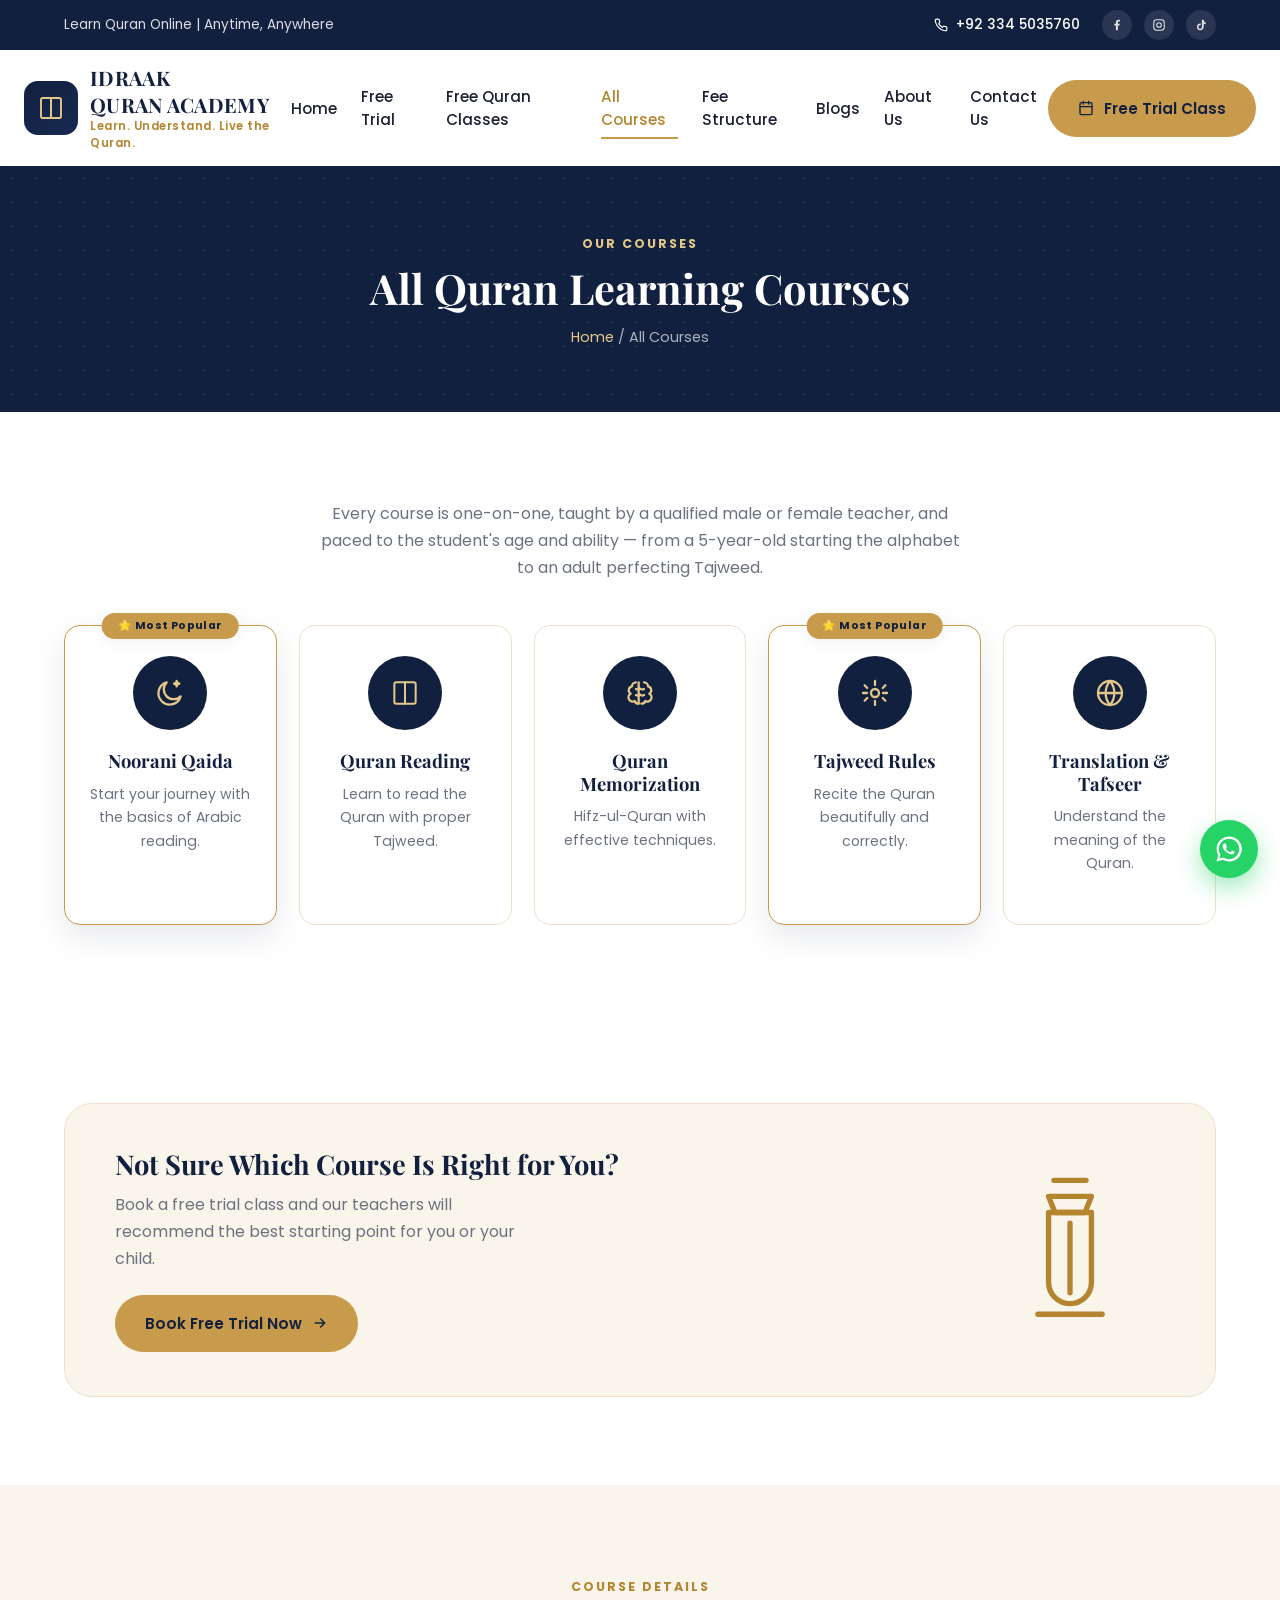
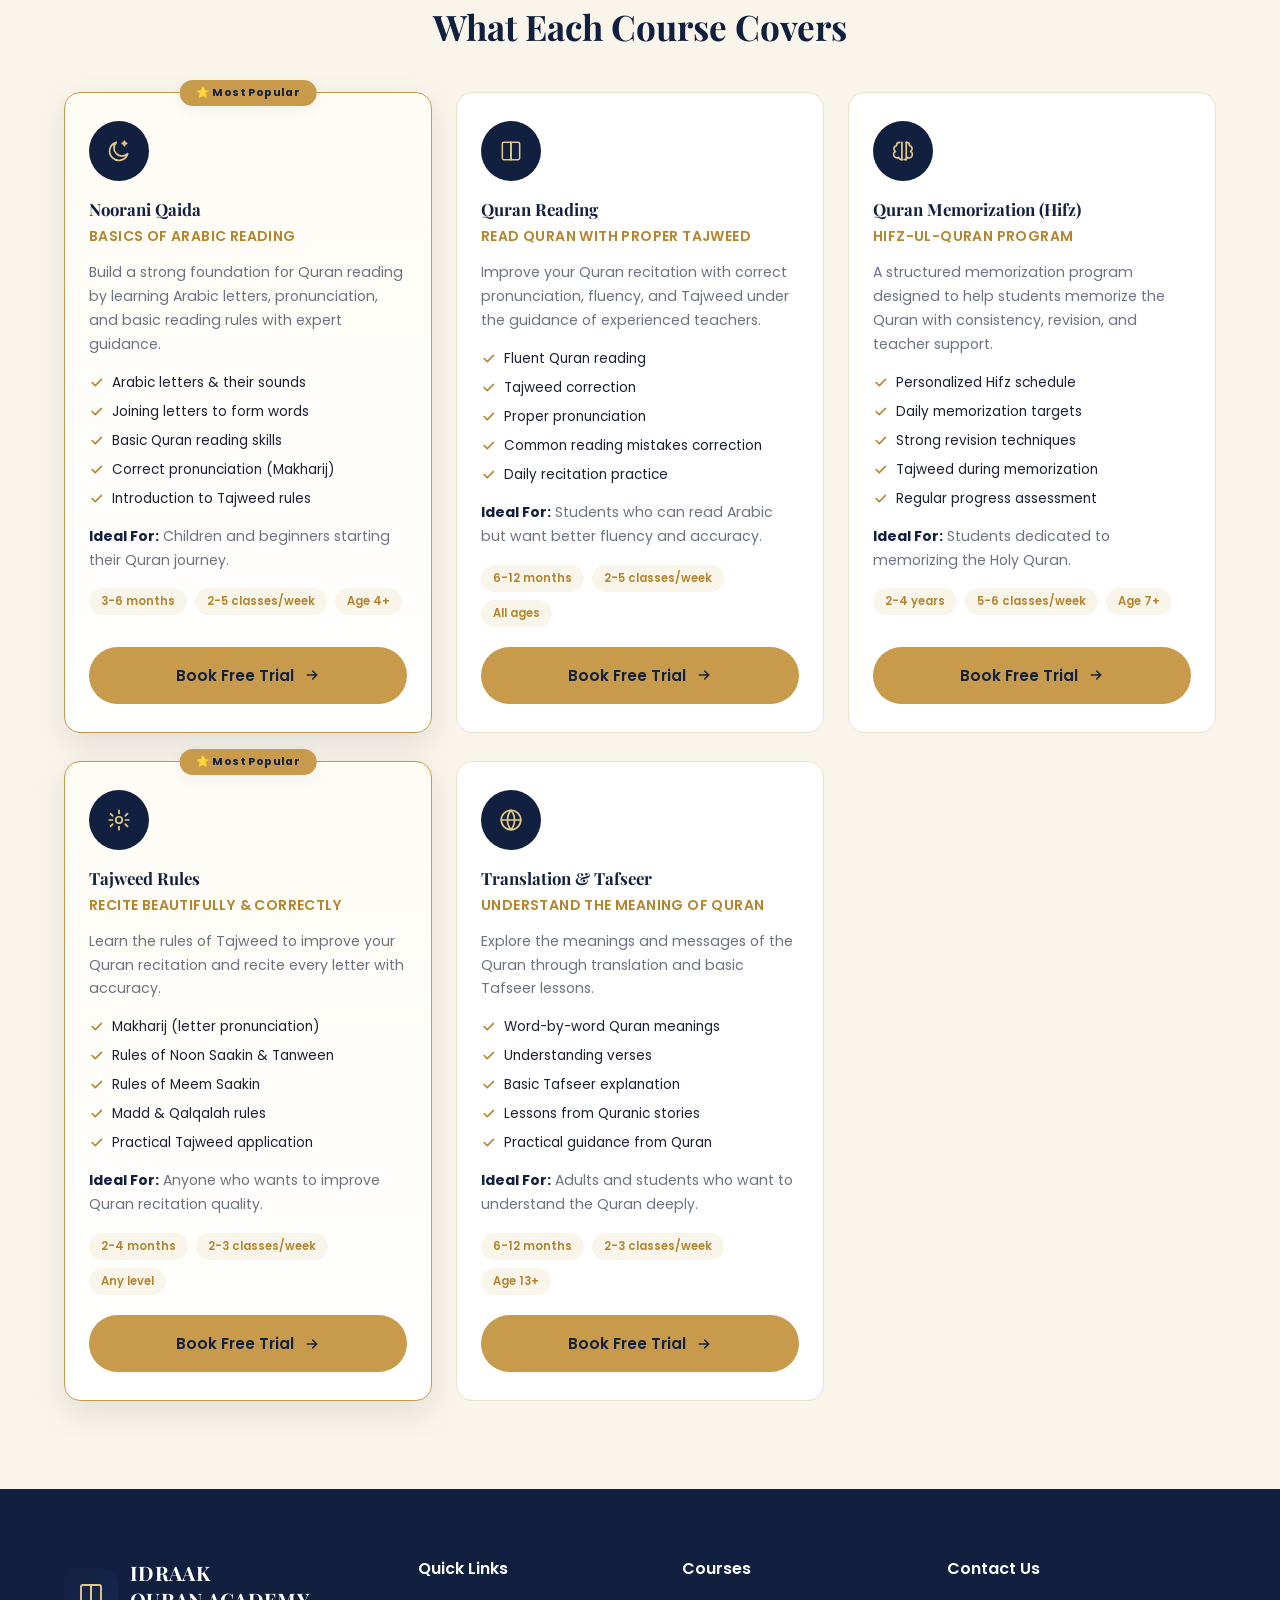
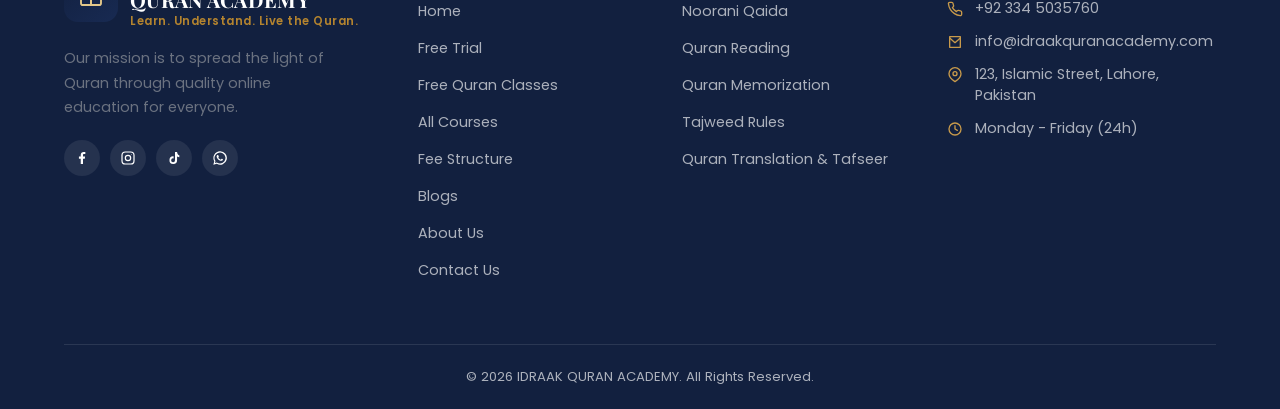
<file: courses.html>
<!DOCTYPE html>
<html lang="en">
<head>
<meta charset="UTF-8">
<meta name="viewport" content="width=device-width, initial-scale=1.0">
<title>All Quran Courses | Idraak Quran Academy</title>
<meta name="description" content="Explore all Quran learning courses at Idraak Quran Academy: Noorani Qaida, Quran Reading, Quran Memorization, Tajweed Rules, and Quran Translation & Tafseer.">
<link rel="stylesheet" href="assets/css/style.css">
</head>
<body>

<div class="topbar">
  <div class="container">
    <div class="topbar-left"><span>Learn Quran Online | Anytime, Anywhere</span></div>
    <div class="topbar-right">
      <a class="topbar-phone" href="tel:+923345035760">
        <svg viewBox="0 0 24 24" width="14" height="14" fill="none" stroke="currentColor" stroke-width="2" stroke-linecap="round" stroke-linejoin="round"><path d="M22 16.92v3a2 2 0 0 1-2.18 2 19.79 19.79 0 0 1-8.63-3.07 19.5 19.5 0 0 1-6-6 19.79 19.79 0 0 1-3.07-8.67A2 2 0 0 1 4.11 2h3a2 2 0 0 1 2 1.72c.13.96.36 1.9.7 2.81a2 2 0 0 1-.45 2.11L8.09 9.91a16 16 0 0 0 6 6l1.27-1.27a2 2 0 0 1 2.11-.45c.91.34 1.85.57 2.81.7A2 2 0 0 1 22 16.92z"/></svg>
        +92 334 5035760
      </a>
      <div class="topbar-social">
        <a href="#" aria-label="Facebook"><svg viewBox="0 0 24 24" fill="currentColor"><path d="M13.5 21v-8h2.7l.4-3.3h-3.1V7.6c0-.96.27-1.6 1.65-1.6H17V3.1C16.6 3.06 15.6 3 14.4 3c-2.5 0-4.3 1.5-4.3 4.4v2.3H7.4v3.3h2.7v8h3.4z"/></svg></a>
        <a href="#" aria-label="Instagram"><svg viewBox="0 0 24 24" fill="none" stroke="currentColor" stroke-width="1.8"><rect x="3" y="3" width="18" height="18" rx="5"/><circle cx="12" cy="12" r="4"/><circle cx="17.3" cy="6.7" r="0.6" fill="currentColor" stroke="none"/></svg></a>
        <a href="#" aria-label="TikTok"><svg viewBox="0 0 24 24" fill="currentColor"><path d="M16.6 3h-3.1v12.4a2.9 2.9 0 1 1-2.1-2.8v-3.1a5.7 5.7 0 1 0 5.2 5.7V9.6c1 .7 2.2 1.1 3.4 1.1V7.9c-1.9-.5-3.1-2-3.4-4.9z"/></svg></a>
      </div>
    </div>
  </div>
</div>

<header class="site-header">
  <div class="nav-wrap">
    <a href="index.html" class="brand">
      <div class="brand-mark"><svg viewBox="0 0 24 24" fill="none" stroke="currentColor" stroke-width="1.5" stroke-linecap="round" stroke-linejoin="round"><path d="M4 5.5C4 4.7 4.7 4 5.5 4H12v16H5.5c-.8 0-1.5-.7-1.5-1.5v-13z"/><path d="M20 5.5c0-.8-.7-1.5-1.5-1.5H12v16h6.5c.8 0 1.5-.7 1.5-1.5v-13z"/></svg></div>
      <div class="brand-text">
        <div class="name">IDRAAK<br>QURAN ACADEMY</div>
        <div class="tag">Learn. Understand. Live the Quran.</div>
      </div>
    </a>
    <nav class="main-nav">
      <a href="index.html">Home</a>
      <a href="free-trial.html">Free Trial</a>
      <a href="free-quran-classes.html">Free Quran Classes</a>
      <a href="courses.html" class="active">All Courses</a>
      <a href="fee-structure.html">Fee Structure</a>
      <a href="blogs.html">Blogs</a>
      <a href="about.html">About Us</a>
      <a href="contact.html">Contact Us</a>
    </nav>
    <div class="nav-cta">
      <a href="free-trial.html" class="btn btn-gold nav-trial-btn">
        <svg viewBox="0 0 24 24" fill="none" stroke="currentColor" stroke-width="2" stroke-linecap="round" stroke-linejoin="round"><rect x="3" y="4" width="18" height="18" rx="2"/><path d="M16 2v4M8 2v4M3 10h18"/></svg>
        <span class="btn-label-full">Free Trial Class</span><span class="btn-label-short">Free Trial</span>
      </a>
      <button class="hamburger" aria-label="Open Menu"><span></span><span></span><span></span></button>
    </div>
  </div>
</header>

<div class="mobile-drawer">
  <div class="drawer-overlay"></div>
  <div class="drawer-panel">
    <button class="drawer-close" aria-label="Close Menu">&times;</button>
    <a href="index.html">Home</a>
    <a href="free-trial.html">Free Trial</a>
    <a href="free-quran-classes.html">Free Quran Classes</a>
    <a href="courses.html" class="active">All Courses</a>
    <a href="fee-structure.html">Fee Structure</a>
    <a href="blogs.html">Blogs</a>
    <a href="about.html">About Us</a>
    <a href="contact.html">Contact Us</a>
    <a href="free-trial.html" class="btn btn-gold btn-block">Free Trial Class</a>
  </div>
</div>

<main>
  <section class="page-hero">
    <div class="container">
      <span class="eyebrow">Our Courses</span>
      <h1>All Quran Learning Courses</h1>
      <div class="crumbs"><a href="index.html">Home</a> / All Courses</div>
    </div>
  </section>

  <section class="section-pad" style="padding-bottom:20px;">
    <div class="container">
      <div class="section-head reveal">
        <p>Every course is one-on-one, taught by a qualified male or female teacher, and paced to the student's age and ability — from a 5-year-old starting the alphabet to an adult perfecting Tajweed.</p>
      </div>
      <div class="courses-grid as-rows reveal">
        <a href="#noorani-qaida" class="course-card featured" style="color:inherit;">
          <span class="course-badge">⭐ Most Popular</span>
          <div class="course-ic"><svg viewBox="0 0 24 24" fill="none" stroke="currentColor" stroke-width="1.7" stroke-linecap="round" stroke-linejoin="round"><path d="M20 14.5A8.5 8.5 0 1 1 9.5 4a7 7 0 0 0 10.5 10.5z"/><path d="M17 3l.6 1.5L19 5l-1.4.5L17 7l-.6-1.5L15 5l1.4-.5z"/></svg></div>
          <h3>Noorani Qaida</h3><p>Start your journey with the basics of Arabic reading.</p>
        </a>
        <a href="#quran-reading" class="course-card" style="color:inherit;">
          <div class="course-ic"><svg viewBox="0 0 24 24" fill="none" stroke="currentColor" stroke-width="1.5" stroke-linecap="round" stroke-linejoin="round"><path d="M4 5.5C4 4.7 4.7 4 5.5 4H12v16H5.5c-.8 0-1.5-.7-1.5-1.5v-13z"/><path d="M20 5.5c0-.8-.7-1.5-1.5-1.5H12v16h6.5c.8 0 1.5-.7 1.5-1.5v-13z"/></svg></div>
          <h3>Quran Reading</h3><p>Learn to read the Quran with proper Tajweed.</p>
        </a>
        <a href="#quran-memorization" class="course-card" style="color:inherit;">
          <div class="course-ic"><svg viewBox="0 0 24 24" fill="none" stroke="currentColor" stroke-width="1.7" stroke-linecap="round" stroke-linejoin="round"><path d="M9 4a3 3 0 0 0-3 3 3 3 0 0 0-1 5.5A3 3 0 0 0 8 18a3 3 0 0 0 3 2"/><path d="M15 4a3 3 0 0 1 3 3 3 3 0 0 1 1 5.5A3 3 0 0 1 16 18a3 3 0 0 1-3 2"/><path d="M11 4v16M9 9c1 .5 2 .5 3-.3M15 9c-1 .5-2 .5-3-.3M9 13.5c1 .6 2 .6 3-.2M15 13.5c-1 .6-2 .6-3-.2"/></svg></div>
          <h3>Quran Memorization</h3><p>Hifz-ul-Quran with effective techniques.</p>
        </a>
        <a href="#tajweed-rules" class="course-card featured" style="color:inherit;">
          <span class="course-badge">⭐ Most Popular</span>
          <div class="course-ic"><svg viewBox="0 0 24 24" fill="none" stroke="currentColor" stroke-width="1.7" stroke-linecap="round" stroke-linejoin="round"><path d="M12 3v3M12 18v3M4.2 6.2l2 2M17.8 15.8l2 2M3 12h3M18 12h3M4.2 17.8l2-2M17.8 8.2l2-2"/><circle cx="12" cy="12" r="3"/></svg></div>
          <h3>Tajweed Rules</h3><p>Recite the Quran beautifully and correctly.</p>
        </a>
        <a href="#translation-tafseer" class="course-card" style="color:inherit;">
          <div class="course-ic"><svg viewBox="0 0 24 24" fill="none" stroke="currentColor" stroke-width="1.7" stroke-linecap="round" stroke-linejoin="round"><circle cx="12" cy="12" r="9"/><path d="M3 12h18M12 3a14 14 0 0 1 0 18 14 14 0 0 1 0-18z"/></svg></div>
          <h3>Translation &amp; Tafseer</h3><p>Understand the meaning of the Quran.</p>
        </a>
      </div>

      <div class="course-rows reveal">
        <a href="#noorani-qaida" class="course-row">
          <div class="course-ic"><svg viewBox="0 0 24 24" fill="none" stroke="currentColor" stroke-width="1.7" stroke-linecap="round" stroke-linejoin="round"><path d="M20 14.5A8.5 8.5 0 1 1 9.5 4a7 7 0 0 0 10.5 10.5z"/></svg></div>
          <div class="info"><h3>Noorani Qaida</h3><p>Basics of Arabic reading</p></div>
          <svg viewBox="0 0 24 24" fill="none" stroke="currentColor" stroke-width="2.2" stroke-linecap="round" stroke-linejoin="round"><path d="M5 12h14M13 6l6 6-6 6"/></svg>
        </a>
        <a href="#quran-reading" class="course-row">
          <div class="course-ic"><svg viewBox="0 0 24 24" fill="none" stroke="currentColor" stroke-width="1.5" stroke-linecap="round" stroke-linejoin="round"><path d="M4 5.5C4 4.7 4.7 4 5.5 4H12v16H5.5c-.8 0-1.5-.7-1.5-1.5v-13z"/><path d="M20 5.5c0-.8-.7-1.5-1.5-1.5H12v16h6.5c.8 0 1.5-.7 1.5-1.5v-13z"/></svg></div>
          <div class="info"><h3>Quran Reading</h3><p>Read with proper Tajweed</p></div>
          <svg viewBox="0 0 24 24" fill="none" stroke="currentColor" stroke-width="2.2" stroke-linecap="round" stroke-linejoin="round"><path d="M5 12h14M13 6l6 6-6 6"/></svg>
        </a>
        <a href="#quran-memorization" class="course-row">
          <div class="course-ic"><svg viewBox="0 0 24 24" fill="none" stroke="currentColor" stroke-width="1.7" stroke-linecap="round" stroke-linejoin="round"><path d="M11 4v16M15 4a3 3 0 0 1 3 3 3 3 0 0 1 1 5.5A3 3 0 0 1 16 18a3 3 0 0 1-3 2"/></svg></div>
          <div class="info"><h3>Quran Memorization</h3><p>Hifz-ul-Quran techniques</p></div>
          <svg viewBox="0 0 24 24" fill="none" stroke="currentColor" stroke-width="2.2" stroke-linecap="round" stroke-linejoin="round"><path d="M5 12h14M13 6l6 6-6 6"/></svg>
        </a>
        <a href="#tajweed-rules" class="course-row">
          <div class="course-ic"><svg viewBox="0 0 24 24" fill="none" stroke="currentColor" stroke-width="1.7" stroke-linecap="round" stroke-linejoin="round"><circle cx="12" cy="12" r="3"/><path d="M12 3v3M12 18v3"/></svg></div>
          <div class="info"><h3>Tajweed Rules</h3><p>Recite beautifully &amp; correctly</p></div>
          <svg viewBox="0 0 24 24" fill="none" stroke="currentColor" stroke-width="2.2" stroke-linecap="round" stroke-linejoin="round"><path d="M5 12h14M13 6l6 6-6 6"/></svg>
        </a>
        <a href="#translation-tafseer" class="course-row">
          <div class="course-ic"><svg viewBox="0 0 24 24" fill="none" stroke="currentColor" stroke-width="1.7" stroke-linecap="round" stroke-linejoin="round"><circle cx="12" cy="12" r="9"/><path d="M3 12h18"/></svg></div>
          <div class="info"><h3>Translation &amp; Tafseer</h3><p>Understand the meaning</p></div>
          <svg viewBox="0 0 24 24" fill="none" stroke="currentColor" stroke-width="2.2" stroke-linecap="round" stroke-linejoin="round"><path d="M5 12h14M13 6l6 6-6 6"/></svg>
        </a>
      </div>
    </div>
  </section>

  <section class="section-pad">
    <div class="container">
      <div class="cta-banner reveal">
        <div class="txt">
          <h2>Not Sure Which Course Is Right for You?</h2>
          <p>Book a free trial class and our teachers will recommend the best starting point for you or your child.</p>
          <a href="free-trial.html" class="btn btn-gold">Book Free Trial Now
            <svg viewBox="0 0 24 24" fill="none" stroke="currentColor" stroke-width="2.2" stroke-linecap="round" stroke-linejoin="round"><path d="M5 12h14M13 6l6 6-6 6"/></svg>
          </a>
        </div>
        <div class="art">
          <svg viewBox="0 0 24 28" fill="none" stroke="currentColor" stroke-width="1" stroke-linecap="round" stroke-linejoin="round">
            <path d="M9 1h6M8 4h8l-1.2 3H9.2L8 4z"/><path d="M8 7h8v13a4 4 0 0 1-4 4 4 4 0 0 1-4-4V7z"/><path d="M12 9v13M6 26h12"/>
          </svg>
        </div>
      </div>
    </div>
  </section>

  <!-- DETAILED COURSE SECTIONS -->
  <section class="section-pad" style="background:var(--cream-2);">
    <div class="container">
      <div class="section-head reveal">
        <span class="eyebrow">Course Details</span>
        <h2>What Each Course Covers</h2>
      </div>
      <div class="value-grid reveal">
        <div class="value-card featured" id="noorani-qaida" style="scroll-margin-top:90px;">
          <span class="course-badge">⭐ Most Popular</span>
          <div class="course-ic"><svg viewBox="0 0 24 24" width="26" height="26" fill="none" stroke="currentColor" stroke-width="1.6" stroke-linecap="round" stroke-linejoin="round"><path d="M20 14.5A8.5 8.5 0 1 1 9.5 4a7 7 0 0 0 10.5 10.5z"/><path d="M17 3l.6 1.5L19 5l-1.4.5L17 7l-.6-1.5L15 5l1.4-.5z"/></svg></div>
          <h3>Noorani Qaida</h3>
          <p class="course-tagline">Basics of Arabic Reading</p>
          <p class="course-desc">Build a strong foundation for Quran reading by learning Arabic letters, pronunciation, and basic reading rules with expert guidance.</p>
          <ul class="course-checklist">
            <li><svg viewBox="0 0 24 24" fill="none" stroke="currentColor" stroke-width="2.5" stroke-linecap="round" stroke-linejoin="round"><path d="M5 12l5 5L20 7"/></svg>Arabic letters &amp; their sounds</li>
            <li><svg viewBox="0 0 24 24" fill="none" stroke="currentColor" stroke-width="2.5" stroke-linecap="round" stroke-linejoin="round"><path d="M5 12l5 5L20 7"/></svg>Joining letters to form words</li>
            <li><svg viewBox="0 0 24 24" fill="none" stroke="currentColor" stroke-width="2.5" stroke-linecap="round" stroke-linejoin="round"><path d="M5 12l5 5L20 7"/></svg>Basic Quran reading skills</li>
            <li><svg viewBox="0 0 24 24" fill="none" stroke="currentColor" stroke-width="2.5" stroke-linecap="round" stroke-linejoin="round"><path d="M5 12l5 5L20 7"/></svg>Correct pronunciation (Makharij)</li>
            <li><svg viewBox="0 0 24 24" fill="none" stroke="currentColor" stroke-width="2.5" stroke-linecap="round" stroke-linejoin="round"><path d="M5 12l5 5L20 7"/></svg>Introduction to Tajweed rules</li>
          </ul>
          <p class="course-ideal"><strong>Ideal For:</strong> Children and beginners starting their Quran journey.</p>
          <div class="course-features">
            <span>3-6 months</span><span>2-5 classes/week</span><span>Age 4+</span>
          </div>
          <a href="free-trial.html" class="btn btn-gold" style="width:100%; justify-content:center; margin-top:auto;">Book Free Trial <svg viewBox="0 0 24 24" fill="none" stroke="currentColor" stroke-width="2.2" stroke-linecap="round" stroke-linejoin="round"><path d="M5 12h14M13 6l6 6-6 6"/></svg></a>
        </div>
        <div class="value-card" id="quran-reading" style="scroll-margin-top:90px;">
          <div class="course-ic"><svg viewBox="0 0 24 24" width="26" height="26" fill="none" stroke="currentColor" stroke-width="1.4" stroke-linecap="round" stroke-linejoin="round"><path d="M4 5.5C4 4.7 4.7 4 5.5 4H12v16H5.5c-.8 0-1.5-.7-1.5-1.5v-13z"/><path d="M20 5.5c0-.8-.7-1.5-1.5-1.5H12v16h6.5c.8 0 1.5-.7 1.5-1.5v-13z"/></svg></div>
          <h3>Quran Reading</h3>
          <p class="course-tagline">Read Quran with Proper Tajweed</p>
          <p class="course-desc">Improve your Quran recitation with correct pronunciation, fluency, and Tajweed under the guidance of experienced teachers.</p>
          <ul class="course-checklist">
            <li><svg viewBox="0 0 24 24" fill="none" stroke="currentColor" stroke-width="2.5" stroke-linecap="round" stroke-linejoin="round"><path d="M5 12l5 5L20 7"/></svg>Fluent Quran reading</li>
            <li><svg viewBox="0 0 24 24" fill="none" stroke="currentColor" stroke-width="2.5" stroke-linecap="round" stroke-linejoin="round"><path d="M5 12l5 5L20 7"/></svg>Tajweed correction</li>
            <li><svg viewBox="0 0 24 24" fill="none" stroke="currentColor" stroke-width="2.5" stroke-linecap="round" stroke-linejoin="round"><path d="M5 12l5 5L20 7"/></svg>Proper pronunciation</li>
            <li><svg viewBox="0 0 24 24" fill="none" stroke="currentColor" stroke-width="2.5" stroke-linecap="round" stroke-linejoin="round"><path d="M5 12l5 5L20 7"/></svg>Common reading mistakes correction</li>
            <li><svg viewBox="0 0 24 24" fill="none" stroke="currentColor" stroke-width="2.5" stroke-linecap="round" stroke-linejoin="round"><path d="M5 12l5 5L20 7"/></svg>Daily recitation practice</li>
          </ul>
          <p class="course-ideal"><strong>Ideal For:</strong> Students who can read Arabic but want better fluency and accuracy.</p>
          <div class="course-features">
            <span>6-12 months</span><span>2-5 classes/week</span><span>All ages</span>
          </div>
          <a href="free-trial.html" class="btn btn-gold" style="width:100%; justify-content:center; margin-top:auto;">Book Free Trial <svg viewBox="0 0 24 24" fill="none" stroke="currentColor" stroke-width="2.2" stroke-linecap="round" stroke-linejoin="round"><path d="M5 12h14M13 6l6 6-6 6"/></svg></a>
        </div>
        <div class="value-card" id="quran-memorization" style="scroll-margin-top:90px;">
          <div class="course-ic"><svg viewBox="0 0 24 24" width="26" height="26" fill="none" stroke="currentColor" stroke-width="1.6" stroke-linecap="round" stroke-linejoin="round"><path d="M9 4a3 3 0 0 0-3 3 3 3 0 0 0-1 5.5A3 3 0 0 0 8 18a3 3 0 0 0 3 2"/><path d="M15 4a3 3 0 0 1 3 3 3 3 0 0 1 1 5.5A3 3 0 0 1 16 18a3 3 0 0 1-3 2"/><path d="M11 4v16M15 4v16"/></svg></div>
          <h3>Quran Memorization (Hifz)</h3>
          <p class="course-tagline">Hifz-ul-Quran Program</p>
          <p class="course-desc">A structured memorization program designed to help students memorize the Quran with consistency, revision, and teacher support.</p>
          <ul class="course-checklist">
            <li><svg viewBox="0 0 24 24" fill="none" stroke="currentColor" stroke-width="2.5" stroke-linecap="round" stroke-linejoin="round"><path d="M5 12l5 5L20 7"/></svg>Personalized Hifz schedule</li>
            <li><svg viewBox="0 0 24 24" fill="none" stroke="currentColor" stroke-width="2.5" stroke-linecap="round" stroke-linejoin="round"><path d="M5 12l5 5L20 7"/></svg>Daily memorization targets</li>
            <li><svg viewBox="0 0 24 24" fill="none" stroke="currentColor" stroke-width="2.5" stroke-linecap="round" stroke-linejoin="round"><path d="M5 12l5 5L20 7"/></svg>Strong revision techniques</li>
            <li><svg viewBox="0 0 24 24" fill="none" stroke="currentColor" stroke-width="2.5" stroke-linecap="round" stroke-linejoin="round"><path d="M5 12l5 5L20 7"/></svg>Tajweed during memorization</li>
            <li><svg viewBox="0 0 24 24" fill="none" stroke="currentColor" stroke-width="2.5" stroke-linecap="round" stroke-linejoin="round"><path d="M5 12l5 5L20 7"/></svg>Regular progress assessment</li>
          </ul>
          <p class="course-ideal"><strong>Ideal For:</strong> Students dedicated to memorizing the Holy Quran.</p>
          <div class="course-features">
            <span>2-4 years</span><span>5-6 classes/week</span><span>Age 7+</span>
          </div>
          <a href="free-trial.html" class="btn btn-gold" style="width:100%; justify-content:center; margin-top:auto;">Book Free Trial <svg viewBox="0 0 24 24" fill="none" stroke="currentColor" stroke-width="2.2" stroke-linecap="round" stroke-linejoin="round"><path d="M5 12h14M13 6l6 6-6 6"/></svg></a>
        </div>
        <div class="value-card featured" id="tajweed-rules" style="scroll-margin-top:90px;">
          <span class="course-badge">⭐ Most Popular</span>
          <div class="course-ic"><svg viewBox="0 0 24 24" width="26" height="26" fill="none" stroke="currentColor" stroke-width="1.6" stroke-linecap="round" stroke-linejoin="round"><path d="M12 3v3M12 18v3M4.2 6.2l2 2M17.8 15.8l2 2M3 12h3M18 12h3M4.2 17.8l2-2M17.8 8.2l2-2"/><circle cx="12" cy="12" r="3"/></svg></div>
          <h3>Tajweed Rules</h3>
          <p class="course-tagline">Recite Beautifully &amp; Correctly</p>
          <p class="course-desc">Learn the rules of Tajweed to improve your Quran recitation and recite every letter with accuracy.</p>
          <ul class="course-checklist">
            <li><svg viewBox="0 0 24 24" fill="none" stroke="currentColor" stroke-width="2.5" stroke-linecap="round" stroke-linejoin="round"><path d="M5 12l5 5L20 7"/></svg>Makharij (letter pronunciation)</li>
            <li><svg viewBox="0 0 24 24" fill="none" stroke="currentColor" stroke-width="2.5" stroke-linecap="round" stroke-linejoin="round"><path d="M5 12l5 5L20 7"/></svg>Rules of Noon Saakin &amp; Tanween</li>
            <li><svg viewBox="0 0 24 24" fill="none" stroke="currentColor" stroke-width="2.5" stroke-linecap="round" stroke-linejoin="round"><path d="M5 12l5 5L20 7"/></svg>Rules of Meem Saakin</li>
            <li><svg viewBox="0 0 24 24" fill="none" stroke="currentColor" stroke-width="2.5" stroke-linecap="round" stroke-linejoin="round"><path d="M5 12l5 5L20 7"/></svg>Madd &amp; Qalqalah rules</li>
            <li><svg viewBox="0 0 24 24" fill="none" stroke="currentColor" stroke-width="2.5" stroke-linecap="round" stroke-linejoin="round"><path d="M5 12l5 5L20 7"/></svg>Practical Tajweed application</li>
          </ul>
          <p class="course-ideal"><strong>Ideal For:</strong> Anyone who wants to improve Quran recitation quality.</p>
          <div class="course-features">
            <span>2-4 months</span><span>2-3 classes/week</span><span>Any level</span>
          </div>
          <a href="free-trial.html" class="btn btn-gold" style="width:100%; justify-content:center; margin-top:auto;">Book Free Trial <svg viewBox="0 0 24 24" fill="none" stroke="currentColor" stroke-width="2.2" stroke-linecap="round" stroke-linejoin="round"><path d="M5 12h14M13 6l6 6-6 6"/></svg></a>
        </div>
        <div class="value-card" id="translation-tafseer" style="scroll-margin-top:90px;">
          <div class="course-ic"><svg viewBox="0 0 24 24" width="26" height="26" fill="none" stroke="currentColor" stroke-width="1.6" stroke-linecap="round" stroke-linejoin="round"><circle cx="12" cy="12" r="9"/><path d="M3 12h18M12 3a14 14 0 0 1 0 18 14 14 0 0 1 0-18z"/></svg></div>
          <h3>Translation &amp; Tafseer</h3>
          <p class="course-tagline">Understand The Meaning of Quran</p>
          <p class="course-desc">Explore the meanings and messages of the Quran through translation and basic Tafseer lessons.</p>
          <ul class="course-checklist">
            <li><svg viewBox="0 0 24 24" fill="none" stroke="currentColor" stroke-width="2.5" stroke-linecap="round" stroke-linejoin="round"><path d="M5 12l5 5L20 7"/></svg>Word-by-word Quran meanings</li>
            <li><svg viewBox="0 0 24 24" fill="none" stroke="currentColor" stroke-width="2.5" stroke-linecap="round" stroke-linejoin="round"><path d="M5 12l5 5L20 7"/></svg>Understanding verses</li>
            <li><svg viewBox="0 0 24 24" fill="none" stroke="currentColor" stroke-width="2.5" stroke-linecap="round" stroke-linejoin="round"><path d="M5 12l5 5L20 7"/></svg>Basic Tafseer explanation</li>
            <li><svg viewBox="0 0 24 24" fill="none" stroke="currentColor" stroke-width="2.5" stroke-linecap="round" stroke-linejoin="round"><path d="M5 12l5 5L20 7"/></svg>Lessons from Quranic stories</li>
            <li><svg viewBox="0 0 24 24" fill="none" stroke="currentColor" stroke-width="2.5" stroke-linecap="round" stroke-linejoin="round"><path d="M5 12l5 5L20 7"/></svg>Practical guidance from Quran</li>
          </ul>
          <p class="course-ideal"><strong>Ideal For:</strong> Adults and students who want to understand the Quran deeply.</p>
          <div class="course-features">
            <span>6-12 months</span><span>2-3 classes/week</span><span>Age 13+</span>
          </div>
          <a href="free-trial.html" class="btn btn-gold" style="width:100%; justify-content:center; margin-top:auto;">Book Free Trial <svg viewBox="0 0 24 24" fill="none" stroke="currentColor" stroke-width="2.2" stroke-linecap="round" stroke-linejoin="round"><path d="M5 12h14M13 6l6 6-6 6"/></svg></a>
        </div>
      </div>
    </div>
  </section>

</main>

<footer class="site-footer">
  <div class="container">
    <div class="footer-grid">
      <div class="footer-brand">
        <a href="index.html" class="brand">
          <div class="brand-mark"><svg viewBox="0 0 24 24" fill="none" stroke="currentColor" stroke-width="1.5" stroke-linecap="round" stroke-linejoin="round"><path d="M4 5.5C4 4.7 4.7 4 5.5 4H12v16H5.5c-.8 0-1.5-.7-1.5-1.5v-13z"/><path d="M20 5.5c0-.8-.7-1.5-1.5-1.5H12v16h6.5c.8 0 1.5-.7 1.5-1.5v-13z"/></svg></div>
          <div class="brand-text">
            <div class="name">IDRAAK<br>QURAN ACADEMY</div>
            <div class="tag">Learn. Understand. Live the Quran.</div>
          </div>
        </a>
        <p>Our mission is to spread the light of Quran through quality online education for everyone.</p>
        <div class="footer-social">
          <a href="#" aria-label="Facebook"><svg viewBox="0 0 24 24" fill="currentColor"><path d="M13.5 21v-8h2.7l.4-3.3h-3.1V7.6c0-.96.27-1.6 1.65-1.6H17V3.1C16.6 3.06 15.6 3 14.4 3c-2.5 0-4.3 1.5-4.3 4.4v2.3H7.4v3.3h2.7v8h3.4z"/></svg></a>
          <a href="#" aria-label="Instagram"><svg viewBox="0 0 24 24" fill="none" stroke="currentColor" stroke-width="1.8"><rect x="3" y="3" width="18" height="18" rx="5"/><circle cx="12" cy="12" r="4"/><circle cx="17.3" cy="6.7" r="0.6" fill="currentColor" stroke="none"/></svg></a>
          <a href="#" aria-label="TikTok"><svg viewBox="0 0 24 24" fill="currentColor"><path d="M16.6 3h-3.1v12.4a2.9 2.9 0 1 1-2.1-2.8v-3.1a5.7 5.7 0 1 0 5.2 5.7V9.6c1 .7 2.2 1.1 3.4 1.1V7.9c-1.9-.5-3.1-2-3.4-4.9z"/></svg></a>
          <a href="#" aria-label="WhatsApp"><svg viewBox="0 0 24 24" fill="currentColor"><path d="M12 2a10 10 0 0 0-8.6 15L2 22l5.2-1.4A10 10 0 1 0 12 2zm0 18.2a8.2 8.2 0 0 1-4.2-1.2l-.3-.2-3.1.8.8-3-.2-.3A8.2 8.2 0 1 1 12 20.2zm4.5-6.1c-.2-.1-1.4-.7-1.7-.8-.2-.1-.4-.1-.6.1-.2.2-.6.8-.8 1-.1.2-.3.2-.5.1-.2-.1-1-.4-2-1.2-.7-.6-1.2-1.4-1.4-1.7-.1-.2 0-.4.1-.5.1-.1.2-.3.4-.4.1-.1.2-.2.2-.4.1-.1 0-.3 0-.4-.1-.1-.6-1.4-.8-1.9-.2-.5-.4-.4-.6-.4h-.5c-.2 0-.4.1-.6.3-.2.2-.8.8-.8 1.9s.8 2.2.9 2.4c.1.2 1.6 2.5 4 3.4.6.2 1 .4 1.3.5.6.2 1.1.2 1.5.1.5-.1 1.4-.6 1.6-1.1.2-.5.2-.9.1-1z"/></svg></a>
        </div>
      </div>
      <div class="footer-col">
        <h4>Quick Links</h4>
        <ul>
          <li><a href="index.html">Home</a></li>
          <li><a href="free-trial.html">Free Trial</a></li>
          <li><a href="free-quran-classes.html">Free Quran Classes</a></li>
          <li><a href="courses.html">All Courses</a></li>
          <li><a href="fee-structure.html">Fee Structure</a></li>
          <li><a href="blogs.html">Blogs</a></li>
          <li><a href="about.html">About Us</a></li>
          <li><a href="contact.html">Contact Us</a></li>
        </ul>
      </div>
      <div class="footer-col">
        <h4>Courses</h4>
        <ul>
          <li><a href="courses.html#noorani-qaida">Noorani Qaida</a></li>
          <li><a href="courses.html#quran-reading">Quran Reading</a></li>
          <li><a href="courses.html#quran-memorization">Quran Memorization</a></li>
          <li><a href="courses.html#tajweed-rules">Tajweed Rules</a></li>
          <li><a href="courses.html#translation-tafseer">Quran Translation &amp; Tafseer</a></li>
        </ul>
      </div>
      <div class="footer-col">
        <h4>Contact Us</h4>
        <ul class="footer-contact">
          <li><svg viewBox="0 0 24 24" fill="none" stroke="currentColor" stroke-width="2" stroke-linecap="round" stroke-linejoin="round"><path d="M22 16.92v3a2 2 0 0 1-2.18 2 19.79 19.79 0 0 1-8.63-3.07 19.5 19.5 0 0 1-6-6 19.79 19.79 0 0 1-3.07-8.67A2 2 0 0 1 4.11 2h3a2 2 0 0 1 2 1.72c.13.96.36 1.9.7 2.81a2 2 0 0 1-.45 2.11L8.09 9.91a16 16 0 0 0 6 6l1.27-1.27a2 2 0 0 1 2.11-.45c.91.34 1.85.57 2.81.7A2 2 0 0 1 22 16.92z"/></svg> +92 334 5035760</li>
          <li><svg viewBox="0 0 24 24" fill="none" stroke="currentColor" stroke-width="2" stroke-linecap="round" stroke-linejoin="round"><path d="M4 4h16v16H4z"/><path d="m4 6 8 7 8-7"/></svg> info@idraakquranacademy.com</li>
          <li><svg viewBox="0 0 24 24" fill="none" stroke="currentColor" stroke-width="2" stroke-linecap="round" stroke-linejoin="round"><path d="M21 10c0 6-9 12-9 12s-9-6-9-12a9 9 0 0 1 18 0z"/><circle cx="12" cy="10" r="3"/></svg> 123, Islamic Street, Lahore, Pakistan</li>
          <li><svg viewBox="0 0 24 24" fill="none" stroke="currentColor" stroke-width="2" stroke-linecap="round" stroke-linejoin="round"><circle cx="12" cy="12" r="9"/><path d="M12 7v5l3.5 2"/></svg> Monday - Friday (24h)</li>
        </ul>
      </div>
    </div>
    <div class="footer-bottom">&copy; 2026 IDRAAK QURAN ACADEMY. All Rights Reserved.</div>
  </div>
</footer>

<a class="whatsapp-float" href="https://wa.me/923345035760" target="_blank" rel="noopener" aria-label="Chat on WhatsApp">
  <svg viewBox="0 0 24 24" fill="currentColor"><path d="M12 2a10 10 0 0 0-8.6 15L2 22l5.2-1.4A10 10 0 1 0 12 2zm0 18.2a8.2 8.2 0 0 1-4.2-1.2l-.3-.2-3.1.8.8-3-.2-.3A8.2 8.2 0 1 1 12 20.2zm4.5-6.1c-.2-.1-1.4-.7-1.7-.8-.2-.1-.4-.1-.6.1-.2.2-.6.8-.8 1-.1.2-.3.2-.5.1-.2-.1-1-.4-2-1.2-.7-.6-1.2-1.4-1.4-1.7-.1-.2 0-.4.1-.5.1-.1.2-.3.4-.4.1-.1.2-.2.2-.4.1-.1 0-.3 0-.4-.1-.1-.6-1.4-.8-1.9-.2-.5-.4-.4-.6-.4h-.5c-.2 0-.4.1-.6.3-.2.2-.8.8-.8 1.9s.8 2.2.9 2.4c.1.2 1.6 2.5 4 3.4.6.2 1 .4 1.3.5.6.2 1.1.2 1.5.1.5-.1 1.4-.6 1.6-1.1.2-.5.2-.9.1-1z"/></svg>
</a>

<div class="mobile-bottomnav">
  <a href="index.html"><svg viewBox="0 0 24 24" fill="none" stroke="currentColor" stroke-width="2" stroke-linecap="round" stroke-linejoin="round"><path d="M3 10.5 12 3l9 7.5"/><path d="M5 9.5V21h14V9.5"/></svg>Home</a>
  <a href="courses.html" class="active"><svg viewBox="0 0 24 24" fill="none" stroke="currentColor" stroke-width="2" stroke-linecap="round" stroke-linejoin="round"><rect x="3" y="3" width="8" height="8" rx="1.5"/><rect x="13" y="3" width="8" height="8" rx="1.5"/><rect x="3" y="13" width="8" height="8" rx="1.5"/><rect x="13" y="13" width="8" height="8" rx="1.5"/></svg>Courses</a>
  <a href="free-trial.html"><svg viewBox="0 0 24 24" fill="none" stroke="currentColor" stroke-width="2" stroke-linecap="round" stroke-linejoin="round"><rect x="3" y="4" width="18" height="18" rx="2"/><path d="M16 2v4M8 2v4M3 10h18"/></svg>Free Trial</a>
  <a href="blogs.html"><svg viewBox="0 0 24 24" fill="none" stroke="currentColor" stroke-width="2" stroke-linecap="round" stroke-linejoin="round"><path d="M6 2h9l5 5v15H6z"/><path d="M14 2v6h6M9 13h6M9 17h6"/></svg>Blogs</a>
  <a href="#" class="mobile-menu-trigger"><svg viewBox="0 0 24 24" fill="none" stroke="currentColor" stroke-width="2" stroke-linecap="round" stroke-linejoin="round"><path d="M4 6h16M4 12h16M4 18h16"/></svg>Menu</a>
</div>

<script src="assets/js/main.js"></script>
</body>
</html>
</file>
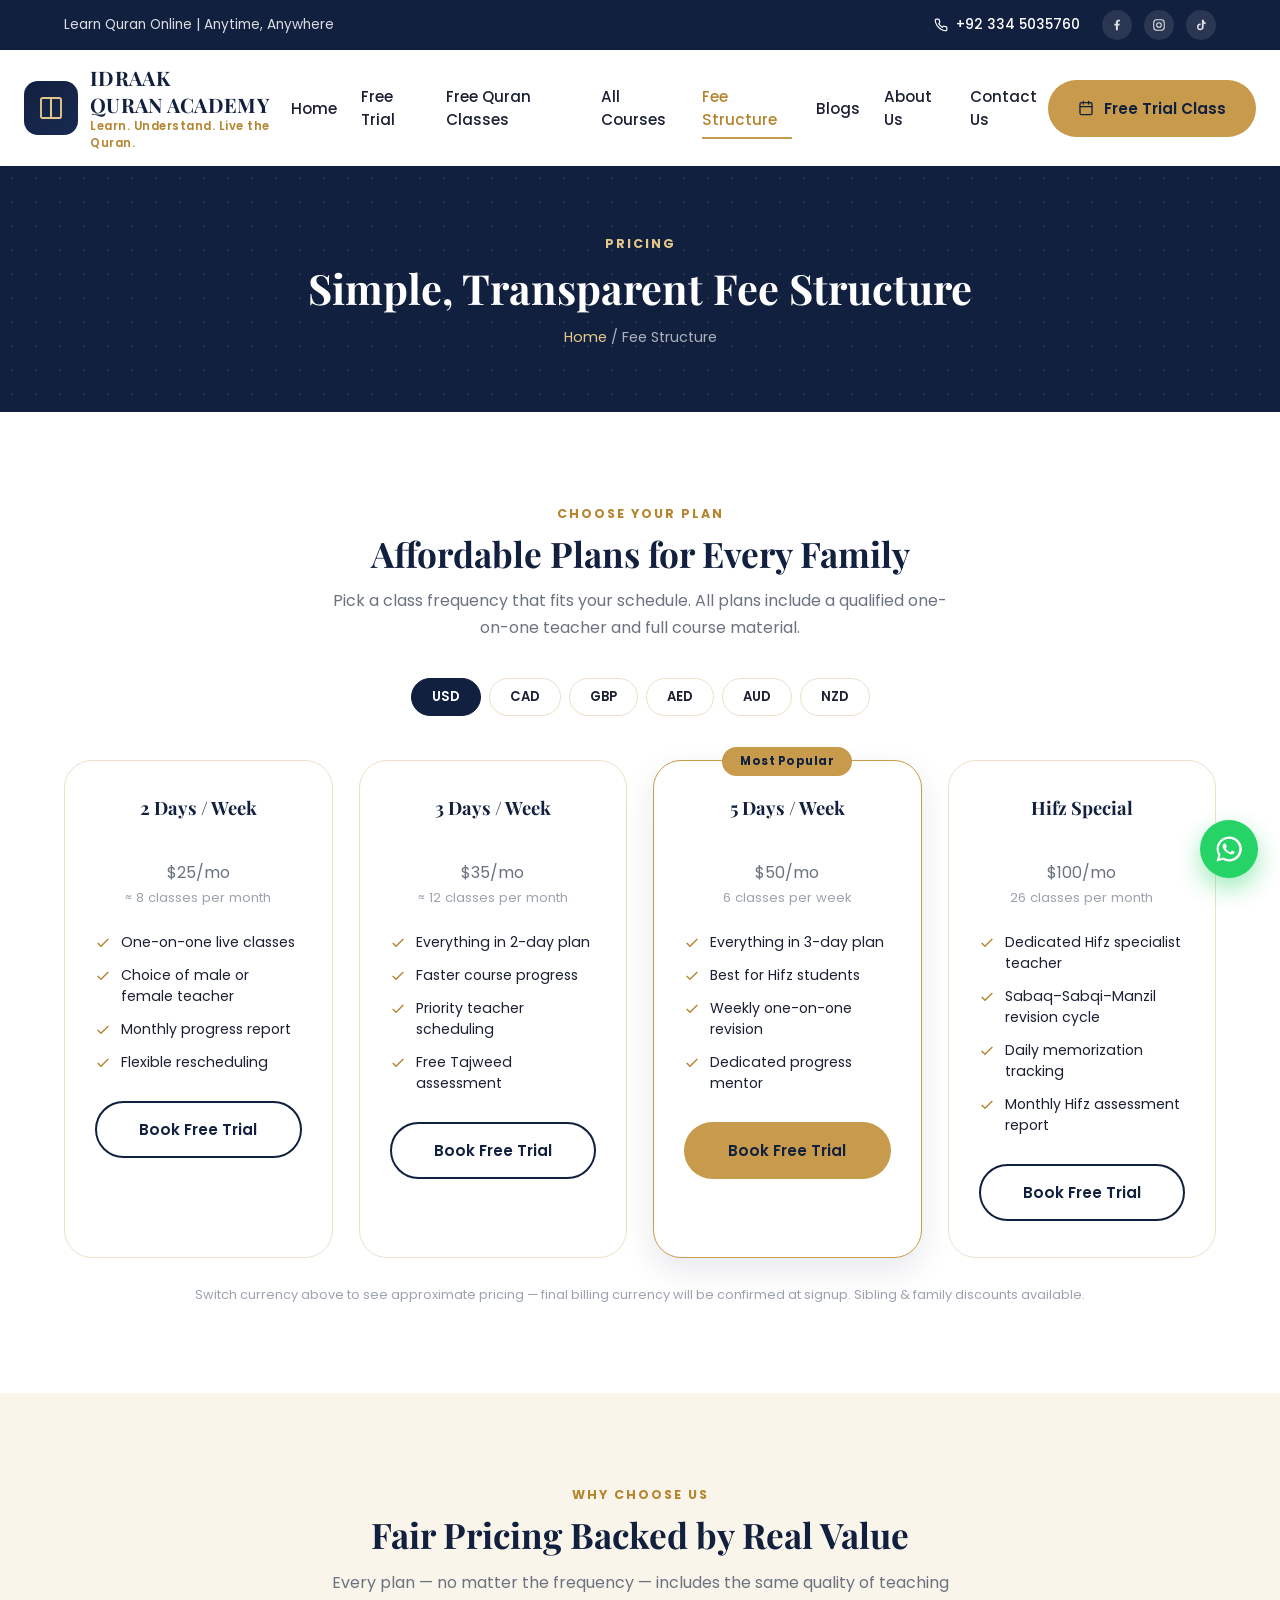
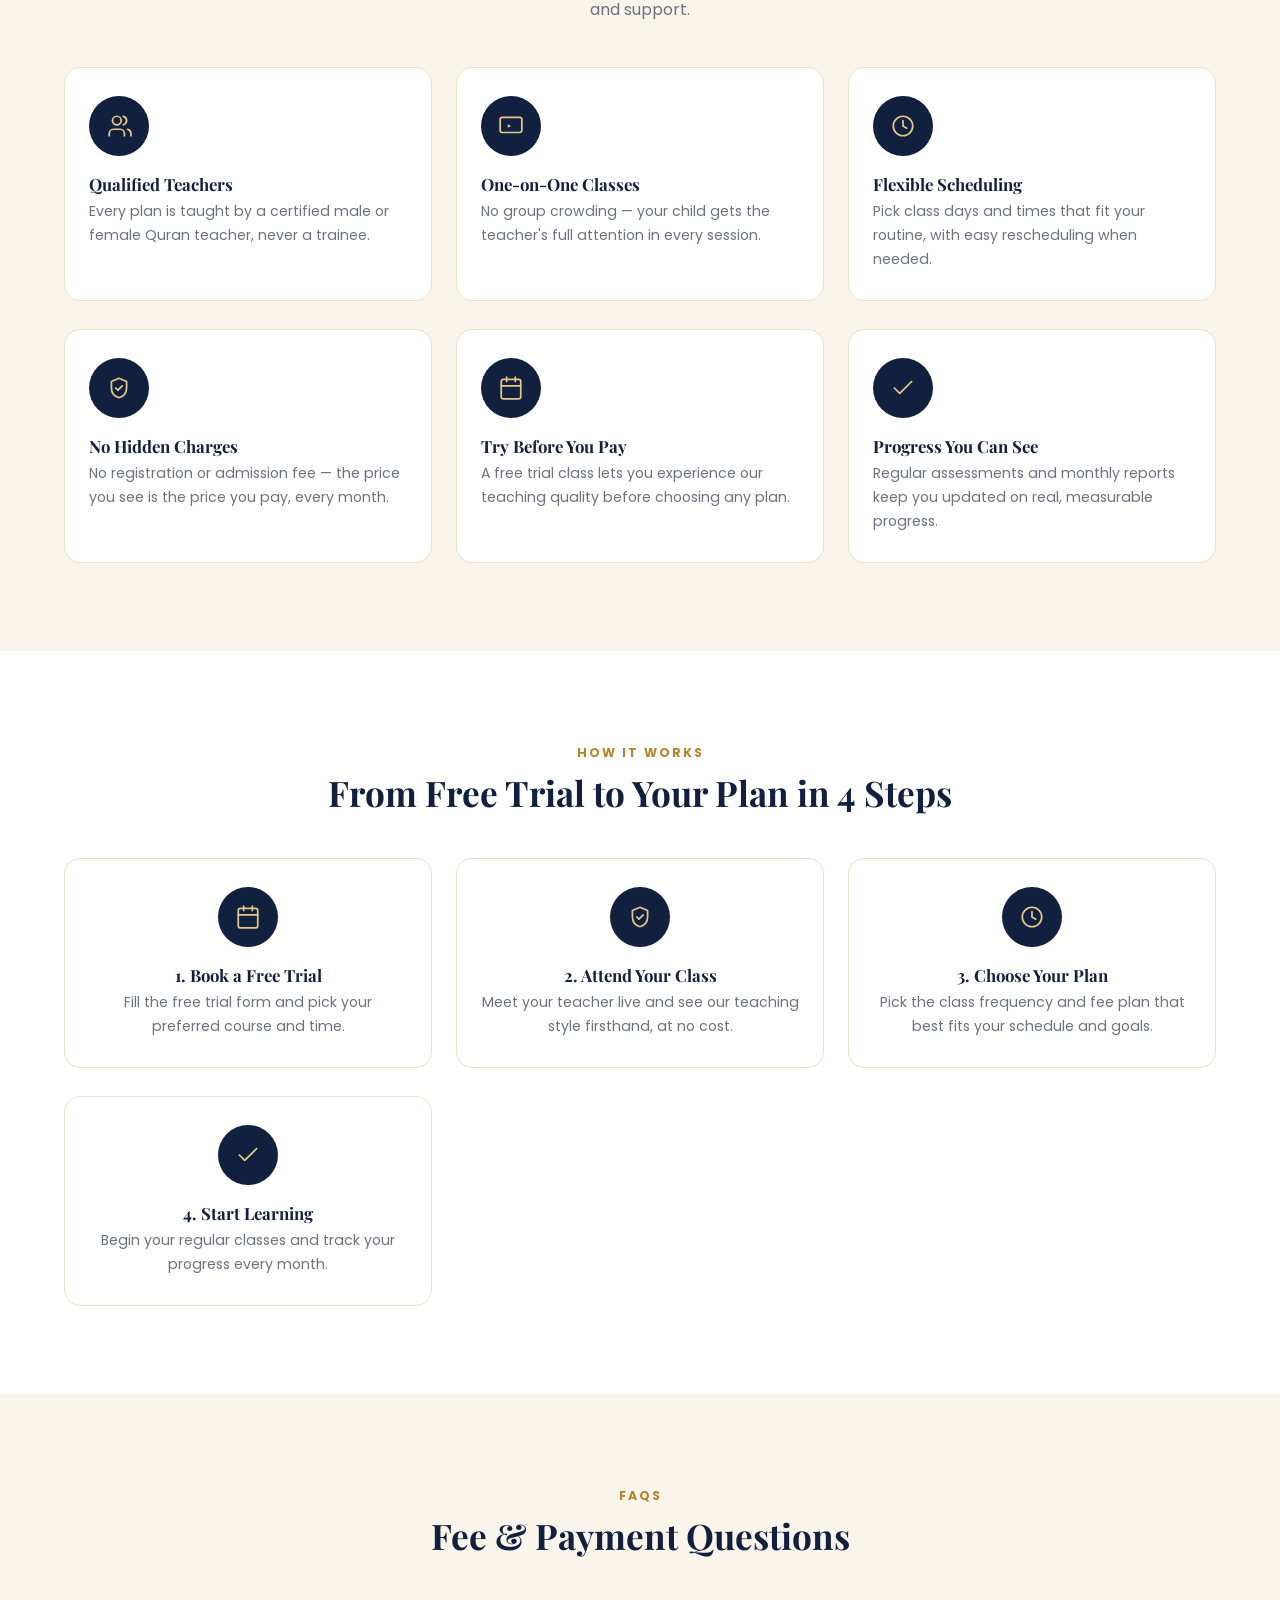
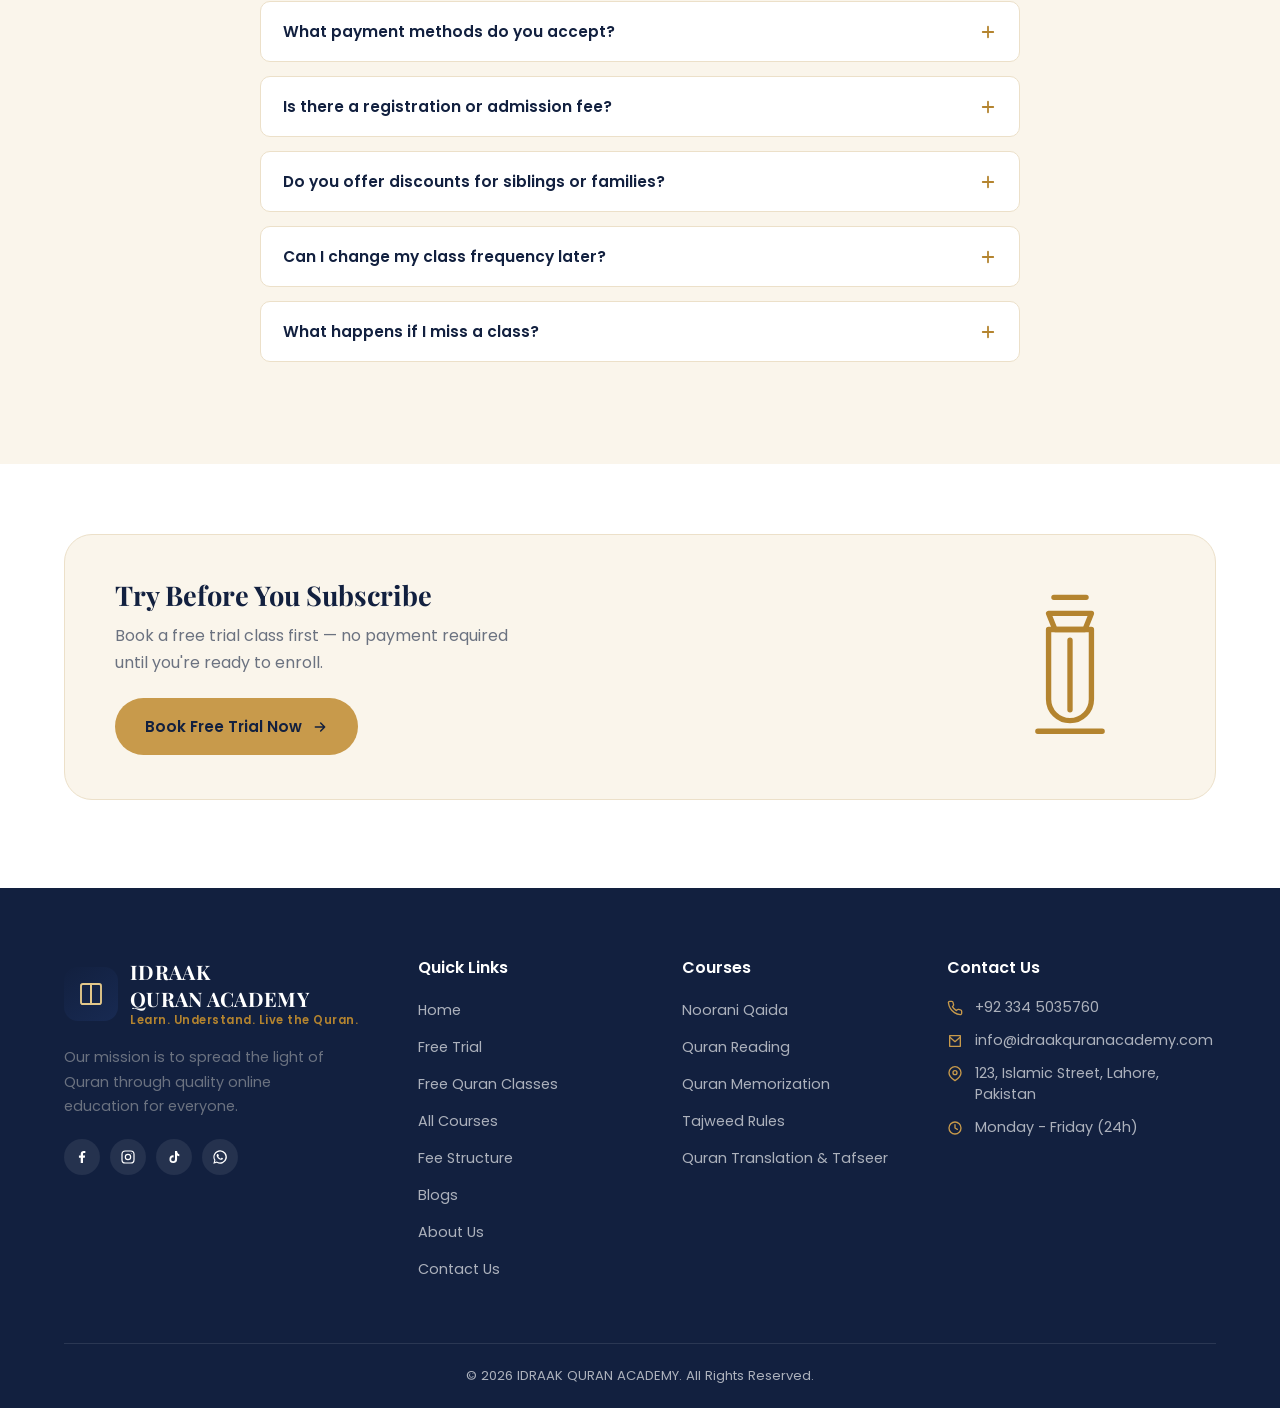
<file: fee-structure.html>
<!DOCTYPE html>
<html lang="en">
<head>
<meta charset="UTF-8">
<meta name="viewport" content="width=device-width, initial-scale=1.0">
<title>Fee Structure | Idraak Quran Academy</title>
<meta name="description" content="Simple, transparent, affordable fee plans for online Quran classes at Idraak Quran Academy. Choose the class frequency that fits your schedule and budget.">
<link rel="stylesheet" href="assets/css/style.css">
</head>
<body>

<div class="topbar">
  <div class="container">
    <div class="topbar-left"><span>Learn Quran Online | Anytime, Anywhere</span></div>
    <div class="topbar-right">
      <a class="topbar-phone" href="tel:+923345035760">
        <svg viewBox="0 0 24 24" width="14" height="14" fill="none" stroke="currentColor" stroke-width="2" stroke-linecap="round" stroke-linejoin="round"><path d="M22 16.92v3a2 2 0 0 1-2.18 2 19.79 19.79 0 0 1-8.63-3.07 19.5 19.5 0 0 1-6-6 19.79 19.79 0 0 1-3.07-8.67A2 2 0 0 1 4.11 2h3a2 2 0 0 1 2 1.72c.13.96.36 1.9.7 2.81a2 2 0 0 1-.45 2.11L8.09 9.91a16 16 0 0 0 6 6l1.27-1.27a2 2 0 0 1 2.11-.45c.91.34 1.85.57 2.81.7A2 2 0 0 1 22 16.92z"/></svg>
        +92 334 5035760
      </a>
      <div class="topbar-social">
        <a href="#" aria-label="Facebook"><svg viewBox="0 0 24 24" fill="currentColor"><path d="M13.5 21v-8h2.7l.4-3.3h-3.1V7.6c0-.96.27-1.6 1.65-1.6H17V3.1C16.6 3.06 15.6 3 14.4 3c-2.5 0-4.3 1.5-4.3 4.4v2.3H7.4v3.3h2.7v8h3.4z"/></svg></a>
        <a href="#" aria-label="Instagram"><svg viewBox="0 0 24 24" fill="none" stroke="currentColor" stroke-width="1.8"><rect x="3" y="3" width="18" height="18" rx="5"/><circle cx="12" cy="12" r="4"/><circle cx="17.3" cy="6.7" r="0.6" fill="currentColor" stroke="none"/></svg></a>
        <a href="#" aria-label="TikTok"><svg viewBox="0 0 24 24" fill="currentColor"><path d="M16.6 3h-3.1v12.4a2.9 2.9 0 1 1-2.1-2.8v-3.1a5.7 5.7 0 1 0 5.2 5.7V9.6c1 .7 2.2 1.1 3.4 1.1V7.9c-1.9-.5-3.1-2-3.4-4.9z"/></svg></a>
      </div>
    </div>
  </div>
</div>

<header class="site-header">
  <div class="nav-wrap">
    <a href="index.html" class="brand">
      <div class="brand-mark"><svg viewBox="0 0 24 24" fill="none" stroke="currentColor" stroke-width="1.5" stroke-linecap="round" stroke-linejoin="round"><path d="M4 5.5C4 4.7 4.7 4 5.5 4H12v16H5.5c-.8 0-1.5-.7-1.5-1.5v-13z"/><path d="M20 5.5c0-.8-.7-1.5-1.5-1.5H12v16h6.5c.8 0 1.5-.7 1.5-1.5v-13z"/></svg></div>
      <div class="brand-text">
        <div class="name">IDRAAK<br>QURAN ACADEMY</div>
        <div class="tag">Learn. Understand. Live the Quran.</div>
      </div>
    </a>
    <nav class="main-nav">
      <a href="index.html">Home</a>
      <a href="free-trial.html">Free Trial</a>
      <a href="free-quran-classes.html">Free Quran Classes</a>
      <a href="courses.html">All Courses</a>
      <a href="fee-structure.html" class="active">Fee Structure</a>
      <a href="blogs.html">Blogs</a>
      <a href="about.html">About Us</a>
      <a href="contact.html">Contact Us</a>
    </nav>
    <div class="nav-cta">
      <a href="free-trial.html" class="btn btn-gold nav-trial-btn">
        <svg viewBox="0 0 24 24" fill="none" stroke="currentColor" stroke-width="2" stroke-linecap="round" stroke-linejoin="round"><rect x="3" y="4" width="18" height="18" rx="2"/><path d="M16 2v4M8 2v4M3 10h18"/></svg>
        <span class="btn-label-full">Free Trial Class</span><span class="btn-label-short">Free Trial</span>
      </a>
      <button class="hamburger" aria-label="Open Menu"><span></span><span></span><span></span></button>
    </div>
  </div>
</header>

<div class="mobile-drawer">
  <div class="drawer-overlay"></div>
  <div class="drawer-panel">
    <button class="drawer-close" aria-label="Close Menu">&times;</button>
    <a href="index.html">Home</a>
    <a href="free-trial.html">Free Trial</a>
    <a href="free-quran-classes.html">Free Quran Classes</a>
    <a href="courses.html">All Courses</a>
    <a href="fee-structure.html" class="active">Fee Structure</a>
    <a href="blogs.html">Blogs</a>
    <a href="about.html">About Us</a>
    <a href="contact.html">Contact Us</a>
    <a href="free-trial.html" class="btn btn-gold btn-block">Free Trial Class</a>
  </div>
</div>

<main>
  <section class="page-hero">
    <div class="container">
      <span class="eyebrow">Pricing</span>
      <h1>Simple, Transparent Fee Structure</h1>
      <div class="crumbs"><a href="index.html">Home</a> / Fee Structure</div>
    </div>
  </section>

  <section class="section-pad">
    <div class="container">
      <div class="section-head reveal">
        <span class="eyebrow">Choose Your Plan</span>
        <h2>Affordable Plans for Every Family</h2>
        <p>Pick a class frequency that fits your schedule. All plans include a qualified one-on-one teacher and full course material.</p>
      </div>

      <div class="currency-switcher reveal" role="group" aria-label="Choose currency">
        <button type="button" class="curr-btn active" data-currency="USD">USD</button>
        <button type="button" class="curr-btn" data-currency="CAD">CAD</button>
        <button type="button" class="curr-btn" data-currency="GBP">GBP</button>
        <button type="button" class="curr-btn" data-currency="AED">AED</button>
        <button type="button" class="curr-btn" data-currency="AUD">AUD</button>
        <button type="button" class="curr-btn" data-currency="NZD">NZD</button>
      </div>

      <div class="pricing-grid reveal">
        <div class="price-card">
          <h3>2 Days / Week</h3>
          <div class="amount"><span class="amount-value" data-usd="25">$25</span><span>/mo</span></div>
          <div class="per">≈ 8 classes per month</div>
          <ul class="price-list">
            <li><svg viewBox="0 0 24 24" fill="none" stroke="currentColor" stroke-width="2"><path d="M20 6 9 17l-5-5"/></svg> One-on-one live classes</li>
            <li><svg viewBox="0 0 24 24" fill="none" stroke="currentColor" stroke-width="2"><path d="M20 6 9 17l-5-5"/></svg> Choice of male or female teacher</li>
            <li><svg viewBox="0 0 24 24" fill="none" stroke="currentColor" stroke-width="2"><path d="M20 6 9 17l-5-5"/></svg> Monthly progress report</li>
            <li><svg viewBox="0 0 24 24" fill="none" stroke="currentColor" stroke-width="2"><path d="M20 6 9 17l-5-5"/></svg> Flexible rescheduling</li>
          </ul>
          <a href="free-trial.html" class="btn btn-outline btn-block">Book Free Trial</a>
        </div>

        <div class="price-card">
          <h3>3 Days / Week</h3>
          <div class="amount"><span class="amount-value" data-usd="35">$35</span><span>/mo</span></div>
          <div class="per">≈ 12 classes per month</div>
          <ul class="price-list">
            <li><svg viewBox="0 0 24 24" fill="none" stroke="currentColor" stroke-width="2"><path d="M20 6 9 17l-5-5"/></svg> Everything in 2-day plan</li>
            <li><svg viewBox="0 0 24 24" fill="none" stroke="currentColor" stroke-width="2"><path d="M20 6 9 17l-5-5"/></svg> Faster course progress</li>
            <li><svg viewBox="0 0 24 24" fill="none" stroke="currentColor" stroke-width="2"><path d="M20 6 9 17l-5-5"/></svg> Priority teacher scheduling</li>
            <li><svg viewBox="0 0 24 24" fill="none" stroke="currentColor" stroke-width="2"><path d="M20 6 9 17l-5-5"/></svg> Free Tajweed assessment</li>
          </ul>
          <a href="free-trial.html" class="btn btn-outline btn-block">Book Free Trial</a>
        </div>

        <div class="price-card featured">
          <span class="price-badge">Most Popular</span>
          <h3>5 Days / Week</h3>
          <div class="amount"><span class="amount-value" data-usd="50">$50</span><span>/mo</span></div>
          <div class="per">6 classes per week</div>
          <ul class="price-list">
            <li><svg viewBox="0 0 24 24" fill="none" stroke="currentColor" stroke-width="2"><path d="M20 6 9 17l-5-5"/></svg> Everything in 3-day plan</li>
            <li><svg viewBox="0 0 24 24" fill="none" stroke="currentColor" stroke-width="2"><path d="M20 6 9 17l-5-5"/></svg> Best for Hifz students</li>
            <li><svg viewBox="0 0 24 24" fill="none" stroke="currentColor" stroke-width="2"><path d="M20 6 9 17l-5-5"/></svg> Weekly one-on-one revision</li>
            <li><svg viewBox="0 0 24 24" fill="none" stroke="currentColor" stroke-width="2"><path d="M20 6 9 17l-5-5"/></svg> Dedicated progress mentor</li>
          </ul>
          <a href="free-trial.html" class="btn btn-gold btn-block">Book Free Trial</a>
        </div>

        <div class="price-card">
          <h3>Hifz Special</h3>
          <div class="amount"><span class="amount-value" data-usd="100">$100</span><span>/mo</span></div>
          <div class="per">26 classes per month</div>
          <ul class="price-list">
            <li><svg viewBox="0 0 24 24" fill="none" stroke="currentColor" stroke-width="2"><path d="M20 6 9 17l-5-5"/></svg> Dedicated Hifz specialist teacher</li>
            <li><svg viewBox="0 0 24 24" fill="none" stroke="currentColor" stroke-width="2"><path d="M20 6 9 17l-5-5"/></svg> Sabaq–Sabqi–Manzil revision cycle</li>
            <li><svg viewBox="0 0 24 24" fill="none" stroke="currentColor" stroke-width="2"><path d="M20 6 9 17l-5-5"/></svg> Daily memorization tracking</li>
            <li><svg viewBox="0 0 24 24" fill="none" stroke="currentColor" stroke-width="2"><path d="M20 6 9 17l-5-5"/></svg> Monthly Hifz assessment report</li>
          </ul>
          <a href="free-trial.html" class="btn btn-outline btn-block">Book Free Trial</a>
        </div>
      </div>
      <p class="form-note" style="margin-top:26px;">Switch currency above to see approximate pricing — final billing currency will be confirmed at signup. Sibling &amp; family discounts available.</p>
    </div>
  </section>

  <section class="section-pad" style="background:var(--cream-2);">
    <div class="container">
      <div class="section-head reveal">
        <span class="eyebrow">Why Choose Us</span>
        <h2>Fair Pricing Backed by Real Value</h2>
        <p>Every plan — no matter the frequency — includes the same quality of teaching and support.</p>
      </div>
      <div class="value-grid reveal">
        <div class="value-card">
          <div class="course-ic"><svg viewBox="0 0 24 24" width="26" height="26" fill="none" stroke="currentColor" stroke-width="1.6" stroke-linecap="round" stroke-linejoin="round"><path d="M17 21v-2a4 4 0 0 0-4-4H7a4 4 0 0 0-4 4v2"/><circle cx="10" cy="7" r="4"/><path d="M23 21v-2a4 4 0 0 0-3-3.87M16 3.13a4 4 0 0 1 0 7.75"/></svg></div>
          <h3>Qualified Teachers</h3>
          <p>Every plan is taught by a certified male or female Quran teacher, never a trainee.</p>
        </div>
        <div class="value-card">
          <div class="course-ic"><svg viewBox="0 0 24 24" width="26" height="26" fill="none" stroke="currentColor" stroke-width="1.6" stroke-linecap="round" stroke-linejoin="round"><rect x="2" y="4" width="20" height="14" rx="2"/><path d="M9 10.3v3.4l3-1.7z" fill="currentColor" stroke="none"/></svg></div>
          <h3>One-on-One Classes</h3>
          <p>No group crowding — your child gets the teacher's full attention in every session.</p>
        </div>
        <div class="value-card">
          <div class="course-ic"><svg viewBox="0 0 24 24" width="26" height="26" fill="none" stroke="currentColor" stroke-width="1.6" stroke-linecap="round" stroke-linejoin="round"><circle cx="12" cy="12" r="9"/><path d="M12 7v5l3.5 2"/></svg></div>
          <h3>Flexible Scheduling</h3>
          <p>Pick class days and times that fit your routine, with easy rescheduling when needed.</p>
        </div>
        <div class="value-card">
          <div class="course-ic"><svg viewBox="0 0 24 24" width="26" height="26" fill="none" stroke="currentColor" stroke-width="1.6" stroke-linecap="round" stroke-linejoin="round"><path d="M12 3l7 3v6c0 4.5-3 7.7-7 9-4-1.3-7-4.5-7-9V6z"/><path d="M9 12l2 2 4-4"/></svg></div>
          <h3>No Hidden Charges</h3>
          <p>No registration or admission fee — the price you see is the price you pay, every month.</p>
        </div>
        <div class="value-card">
          <div class="course-ic"><svg viewBox="0 0 24 24" width="26" height="26" fill="none" stroke="currentColor" stroke-width="1.6" stroke-linecap="round" stroke-linejoin="round"><rect x="3" y="4" width="18" height="18" rx="2"/><path d="M16 2v4M8 2v4M3 10h18"/></svg></div>
          <h3>Try Before You Pay</h3>
          <p>A free trial class lets you experience our teaching quality before choosing any plan.</p>
        </div>
        <div class="value-card">
          <div class="course-ic"><svg viewBox="0 0 24 24" width="26" height="26" fill="none" stroke="currentColor" stroke-width="1.6" stroke-linecap="round" stroke-linejoin="round"><path d="M20 6 9 17l-5-5"/></svg></div>
          <h3>Progress You Can See</h3>
          <p>Regular assessments and monthly reports keep you updated on real, measurable progress.</p>
        </div>
      </div>
    </div>
  </section>

  <section class="section-pad">
    <div class="container">
      <div class="section-head reveal">
        <span class="eyebrow">How It Works</span>
        <h2>From Free Trial to Your Plan in 4 Steps</h2>
      </div>
      <div class="value-grid reveal">
        <div class="value-card" style="text-align:center;">
          <div class="course-ic" style="margin-left:auto; margin-right:auto;"><svg viewBox="0 0 24 24" width="26" height="26" fill="none" stroke="currentColor" stroke-width="1.6" stroke-linecap="round" stroke-linejoin="round"><rect x="3" y="4" width="18" height="18" rx="2"/><path d="M16 2v4M8 2v4M3 10h18"/></svg></div>
          <h3>1. Book a Free Trial</h3>
          <p>Fill the free trial form and pick your preferred course and time.</p>
        </div>
        <div class="value-card" style="text-align:center;">
          <div class="course-ic" style="margin-left:auto; margin-right:auto;"><svg viewBox="0 0 24 24" width="26" height="26" fill="none" stroke="currentColor" stroke-width="1.6" stroke-linecap="round" stroke-linejoin="round"><path d="M12 3l7 3v6c0 4.5-3 7.7-7 9-4-1.3-7-4.5-7-9V6z"/><path d="M9 12l2 2 4-4"/></svg></div>
          <h3>2. Attend Your Class</h3>
          <p>Meet your teacher live and see our teaching style firsthand, at no cost.</p>
        </div>
        <div class="value-card" style="text-align:center;">
          <div class="course-ic" style="margin-left:auto; margin-right:auto;"><svg viewBox="0 0 24 24" width="26" height="26" fill="none" stroke="currentColor" stroke-width="1.6" stroke-linecap="round" stroke-linejoin="round"><circle cx="12" cy="12" r="9"/><path d="M12 7v5l3.5 2"/></svg></div>
          <h3>3. Choose Your Plan</h3>
          <p>Pick the class frequency and fee plan that best fits your schedule and goals.</p>
        </div>
        <div class="value-card" style="text-align:center;">
          <div class="course-ic" style="margin-left:auto; margin-right:auto;"><svg viewBox="0 0 24 24" width="26" height="26" fill="none" stroke="currentColor" stroke-width="1.6" stroke-linecap="round" stroke-linejoin="round"><path d="M20 6 9 17l-5-5"/></svg></div>
          <h3>4. Start Learning</h3>
          <p>Begin your regular classes and track your progress every month.</p>
        </div>
      </div>
    </div>
  </section>

  <section class="section-pad" style="background:var(--cream-2);">
    <div class="container">
      <div class="section-head reveal">
        <span class="eyebrow">FAQs</span>
        <h2>Fee &amp; Payment Questions</h2>
      </div>
      <div class="faq-list reveal">
        <div class="faq-item">
          <button class="faq-q">What payment methods do you accept?<svg viewBox="0 0 24 24" fill="none" stroke="currentColor" stroke-width="2.4" stroke-linecap="round"><path d="M12 5v14M5 12h14"/></svg></button>
          <div class="faq-a"><p>We accept bank transfer, major credit/debit cards, PayPal, and local payment methods including EasyPaisa and JazzCash for Pakistan-based families.</p></div>
        </div>
        <div class="faq-item">
          <button class="faq-q">Is there a registration or admission fee?<svg viewBox="0 0 24 24" fill="none" stroke="currentColor" stroke-width="2.4" stroke-linecap="round"><path d="M12 5v14M5 12h14"/></svg></button>
          <div class="faq-a"><p>No. There is no registration or admission fee — you only pay the monthly course fee for the plan you choose, starting after your free trial.</p></div>
        </div>
        <div class="faq-item">
          <button class="faq-q">Do you offer discounts for siblings or families?<svg viewBox="0 0 24 24" fill="none" stroke="currentColor" stroke-width="2.4" stroke-linecap="round"><path d="M12 5v14M5 12h14"/></svg></button>
          <div class="faq-a"><p>Yes, families enrolling two or more children receive a discount on the combined monthly fee. Contact us for the exact family rate.</p></div>
        </div>
        <div class="faq-item">
          <button class="faq-q">Can I change my class frequency later?<svg viewBox="0 0 24 24" fill="none" stroke="currentColor" stroke-width="2.4" stroke-linecap="round"><path d="M12 5v14M5 12h14"/></svg></button>
          <div class="faq-a"><p>Absolutely. You can upgrade or downgrade your plan at the start of any billing month by messaging our support team on WhatsApp.</p></div>
        </div>
        <div class="faq-item">
          <button class="faq-q">What happens if I miss a class?<svg viewBox="0 0 24 24" fill="none" stroke="currentColor" stroke-width="2.4" stroke-linecap="round"><path d="M12 5v14M5 12h14"/></svg></button>
          <div class="faq-a"><p>Missed classes with advance notice can be rescheduled within the same week, subject to teacher availability.</p></div>
        </div>
      </div>
    </div>
  </section>

  <section class="section-pad" style="padding-top:0;">
    <div class="container">
      <div class="cta-banner reveal">
        <div class="txt">
          <h2>Try Before You Subscribe</h2>
          <p>Book a free trial class first — no payment required until you're ready to enroll.</p>
          <a href="free-trial.html" class="btn btn-gold">Book Free Trial Now
            <svg viewBox="0 0 24 24" fill="none" stroke="currentColor" stroke-width="2.2" stroke-linecap="round" stroke-linejoin="round"><path d="M5 12h14M13 6l6 6-6 6"/></svg>
          </a>
        </div>
        <div class="art">
          <svg viewBox="0 0 24 28" fill="none" stroke="currentColor" stroke-width="1" stroke-linecap="round" stroke-linejoin="round">
            <path d="M9 1h6M8 4h8l-1.2 3H9.2L8 4z"/><path d="M8 7h8v13a4 4 0 0 1-4 4 4 4 0 0 1-4-4V7z"/><path d="M12 9v13M6 26h12"/>
          </svg>
        </div>
      </div>
    </div>
  </section>
</main>

<footer class="site-footer">
  <div class="container">
    <div class="footer-grid">
      <div class="footer-brand">
        <a href="index.html" class="brand">
          <div class="brand-mark"><svg viewBox="0 0 24 24" fill="none" stroke="currentColor" stroke-width="1.5" stroke-linecap="round" stroke-linejoin="round"><path d="M4 5.5C4 4.7 4.7 4 5.5 4H12v16H5.5c-.8 0-1.5-.7-1.5-1.5v-13z"/><path d="M20 5.5c0-.8-.7-1.5-1.5-1.5H12v16h6.5c.8 0 1.5-.7 1.5-1.5v-13z"/></svg></div>
          <div class="brand-text">
            <div class="name">IDRAAK<br>QURAN ACADEMY</div>
            <div class="tag">Learn. Understand. Live the Quran.</div>
          </div>
        </a>
        <p>Our mission is to spread the light of Quran through quality online education for everyone.</p>
        <div class="footer-social">
          <a href="#" aria-label="Facebook"><svg viewBox="0 0 24 24" fill="currentColor"><path d="M13.5 21v-8h2.7l.4-3.3h-3.1V7.6c0-.96.27-1.6 1.65-1.6H17V3.1C16.6 3.06 15.6 3 14.4 3c-2.5 0-4.3 1.5-4.3 4.4v2.3H7.4v3.3h2.7v8h3.4z"/></svg></a>
          <a href="#" aria-label="Instagram"><svg viewBox="0 0 24 24" fill="none" stroke="currentColor" stroke-width="1.8"><rect x="3" y="3" width="18" height="18" rx="5"/><circle cx="12" cy="12" r="4"/><circle cx="17.3" cy="6.7" r="0.6" fill="currentColor" stroke="none"/></svg></a>
          <a href="#" aria-label="TikTok"><svg viewBox="0 0 24 24" fill="currentColor"><path d="M16.6 3h-3.1v12.4a2.9 2.9 0 1 1-2.1-2.8v-3.1a5.7 5.7 0 1 0 5.2 5.7V9.6c1 .7 2.2 1.1 3.4 1.1V7.9c-1.9-.5-3.1-2-3.4-4.9z"/></svg></a>
          <a href="#" aria-label="WhatsApp"><svg viewBox="0 0 24 24" fill="currentColor"><path d="M12 2a10 10 0 0 0-8.6 15L2 22l5.2-1.4A10 10 0 1 0 12 2zm0 18.2a8.2 8.2 0 0 1-4.2-1.2l-.3-.2-3.1.8.8-3-.2-.3A8.2 8.2 0 1 1 12 20.2zm4.5-6.1c-.2-.1-1.4-.7-1.7-.8-.2-.1-.4-.1-.6.1-.2.2-.6.8-.8 1-.1.2-.3.2-.5.1-.2-.1-1-.4-2-1.2-.7-.6-1.2-1.4-1.4-1.7-.1-.2 0-.4.1-.5.1-.1.2-.3.4-.4.1-.1.2-.2.2-.4.1-.1 0-.3 0-.4-.1-.1-.6-1.4-.8-1.9-.2-.5-.4-.4-.6-.4h-.5c-.2 0-.4.1-.6.3-.2.2-.8.8-.8 1.9s.8 2.2.9 2.4c.1.2 1.6 2.5 4 3.4.6.2 1 .4 1.3.5.6.2 1.1.2 1.5.1.5-.1 1.4-.6 1.6-1.1.2-.5.2-.9.1-1z"/></svg></a>
        </div>
      </div>
      <div class="footer-col">
        <h4>Quick Links</h4>
        <ul>
          <li><a href="index.html">Home</a></li>
          <li><a href="free-trial.html">Free Trial</a></li>
          <li><a href="free-quran-classes.html">Free Quran Classes</a></li>
          <li><a href="courses.html">All Courses</a></li>
          <li><a href="fee-structure.html">Fee Structure</a></li>
          <li><a href="blogs.html">Blogs</a></li>
          <li><a href="about.html">About Us</a></li>
          <li><a href="contact.html">Contact Us</a></li>
        </ul>
      </div>
      <div class="footer-col">
        <h4>Courses</h4>
        <ul>
          <li><a href="courses.html#noorani-qaida">Noorani Qaida</a></li>
          <li><a href="courses.html#quran-reading">Quran Reading</a></li>
          <li><a href="courses.html#quran-memorization">Quran Memorization</a></li>
          <li><a href="courses.html#tajweed-rules">Tajweed Rules</a></li>
          <li><a href="courses.html#translation-tafseer">Quran Translation &amp; Tafseer</a></li>
        </ul>
      </div>
      <div class="footer-col">
        <h4>Contact Us</h4>
        <ul class="footer-contact">
          <li><svg viewBox="0 0 24 24" fill="none" stroke="currentColor" stroke-width="2" stroke-linecap="round" stroke-linejoin="round"><path d="M22 16.92v3a2 2 0 0 1-2.18 2 19.79 19.79 0 0 1-8.63-3.07 19.5 19.5 0 0 1-6-6 19.79 19.79 0 0 1-3.07-8.67A2 2 0 0 1 4.11 2h3a2 2 0 0 1 2 1.72c.13.96.36 1.9.7 2.81a2 2 0 0 1-.45 2.11L8.09 9.91a16 16 0 0 0 6 6l1.27-1.27a2 2 0 0 1 2.11-.45c.91.34 1.85.57 2.81.7A2 2 0 0 1 22 16.92z"/></svg> +92 334 5035760</li>
          <li><svg viewBox="0 0 24 24" fill="none" stroke="currentColor" stroke-width="2" stroke-linecap="round" stroke-linejoin="round"><path d="M4 4h16v16H4z"/><path d="m4 6 8 7 8-7"/></svg> info@idraakquranacademy.com</li>
          <li><svg viewBox="0 0 24 24" fill="none" stroke="currentColor" stroke-width="2" stroke-linecap="round" stroke-linejoin="round"><path d="M21 10c0 6-9 12-9 12s-9-6-9-12a9 9 0 0 1 18 0z"/><circle cx="12" cy="10" r="3"/></svg> 123, Islamic Street, Lahore, Pakistan</li>
          <li><svg viewBox="0 0 24 24" fill="none" stroke="currentColor" stroke-width="2" stroke-linecap="round" stroke-linejoin="round"><circle cx="12" cy="12" r="9"/><path d="M12 7v5l3.5 2"/></svg> Monday - Friday (24h)</li>
        </ul>
      </div>
    </div>
    <div class="footer-bottom">&copy; 2026 IDRAAK QURAN ACADEMY. All Rights Reserved.</div>
  </div>
</footer>

<a class="whatsapp-float" href="https://wa.me/923345035760" target="_blank" rel="noopener" aria-label="Chat on WhatsApp">
  <svg viewBox="0 0 24 24" fill="currentColor"><path d="M12 2a10 10 0 0 0-8.6 15L2 22l5.2-1.4A10 10 0 1 0 12 2zm0 18.2a8.2 8.2 0 0 1-4.2-1.2l-.3-.2-3.1.8.8-3-.2-.3A8.2 8.2 0 1 1 12 20.2zm4.5-6.1c-.2-.1-1.4-.7-1.7-.8-.2-.1-.4-.1-.6.1-.2.2-.6.8-.8 1-.1.2-.3.2-.5.1-.2-.1-1-.4-2-1.2-.7-.6-1.2-1.4-1.4-1.7-.1-.2 0-.4.1-.5.1-.1.2-.3.4-.4.1-.1.2-.2.2-.4.1-.1 0-.3 0-.4-.1-.1-.6-1.4-.8-1.9-.2-.5-.4-.4-.6-.4h-.5c-.2 0-.4.1-.6.3-.2.2-.8.8-.8 1.9s.8 2.2.9 2.4c.1.2 1.6 2.5 4 3.4.6.2 1 .4 1.3.5.6.2 1.1.2 1.5.1.5-.1 1.4-.6 1.6-1.1.2-.5.2-.9.1-1z"/></svg>
</a>

<div class="mobile-bottomnav">
  <a href="index.html"><svg viewBox="0 0 24 24" fill="none" stroke="currentColor" stroke-width="2" stroke-linecap="round" stroke-linejoin="round"><path d="M3 10.5 12 3l9 7.5"/><path d="M5 9.5V21h14V9.5"/></svg>Home</a>
  <a href="courses.html"><svg viewBox="0 0 24 24" fill="none" stroke="currentColor" stroke-width="2" stroke-linecap="round" stroke-linejoin="round"><rect x="3" y="3" width="8" height="8" rx="1.5"/><rect x="13" y="3" width="8" height="8" rx="1.5"/><rect x="3" y="13" width="8" height="8" rx="1.5"/><rect x="13" y="13" width="8" height="8" rx="1.5"/></svg>Courses</a>
  <a href="free-trial.html"><svg viewBox="0 0 24 24" fill="none" stroke="currentColor" stroke-width="2" stroke-linecap="round" stroke-linejoin="round"><rect x="3" y="4" width="18" height="18" rx="2"/><path d="M16 2v4M8 2v4M3 10h18"/></svg>Free Trial</a>
  <a href="blogs.html"><svg viewBox="0 0 24 24" fill="none" stroke="currentColor" stroke-width="2" stroke-linecap="round" stroke-linejoin="round"><path d="M6 2h9l5 5v15H6z"/><path d="M14 2v6h6M9 13h6M9 17h6"/></svg>Blogs</a>
  <a href="#" class="mobile-menu-trigger"><svg viewBox="0 0 24 24" fill="none" stroke="currentColor" stroke-width="2" stroke-linecap="round" stroke-linejoin="round"><path d="M4 6h16M4 12h16M4 18h16"/></svg>Menu</a>
</div>

<script src="assets/js/main.js"></script>
</body>
</html>
</file>
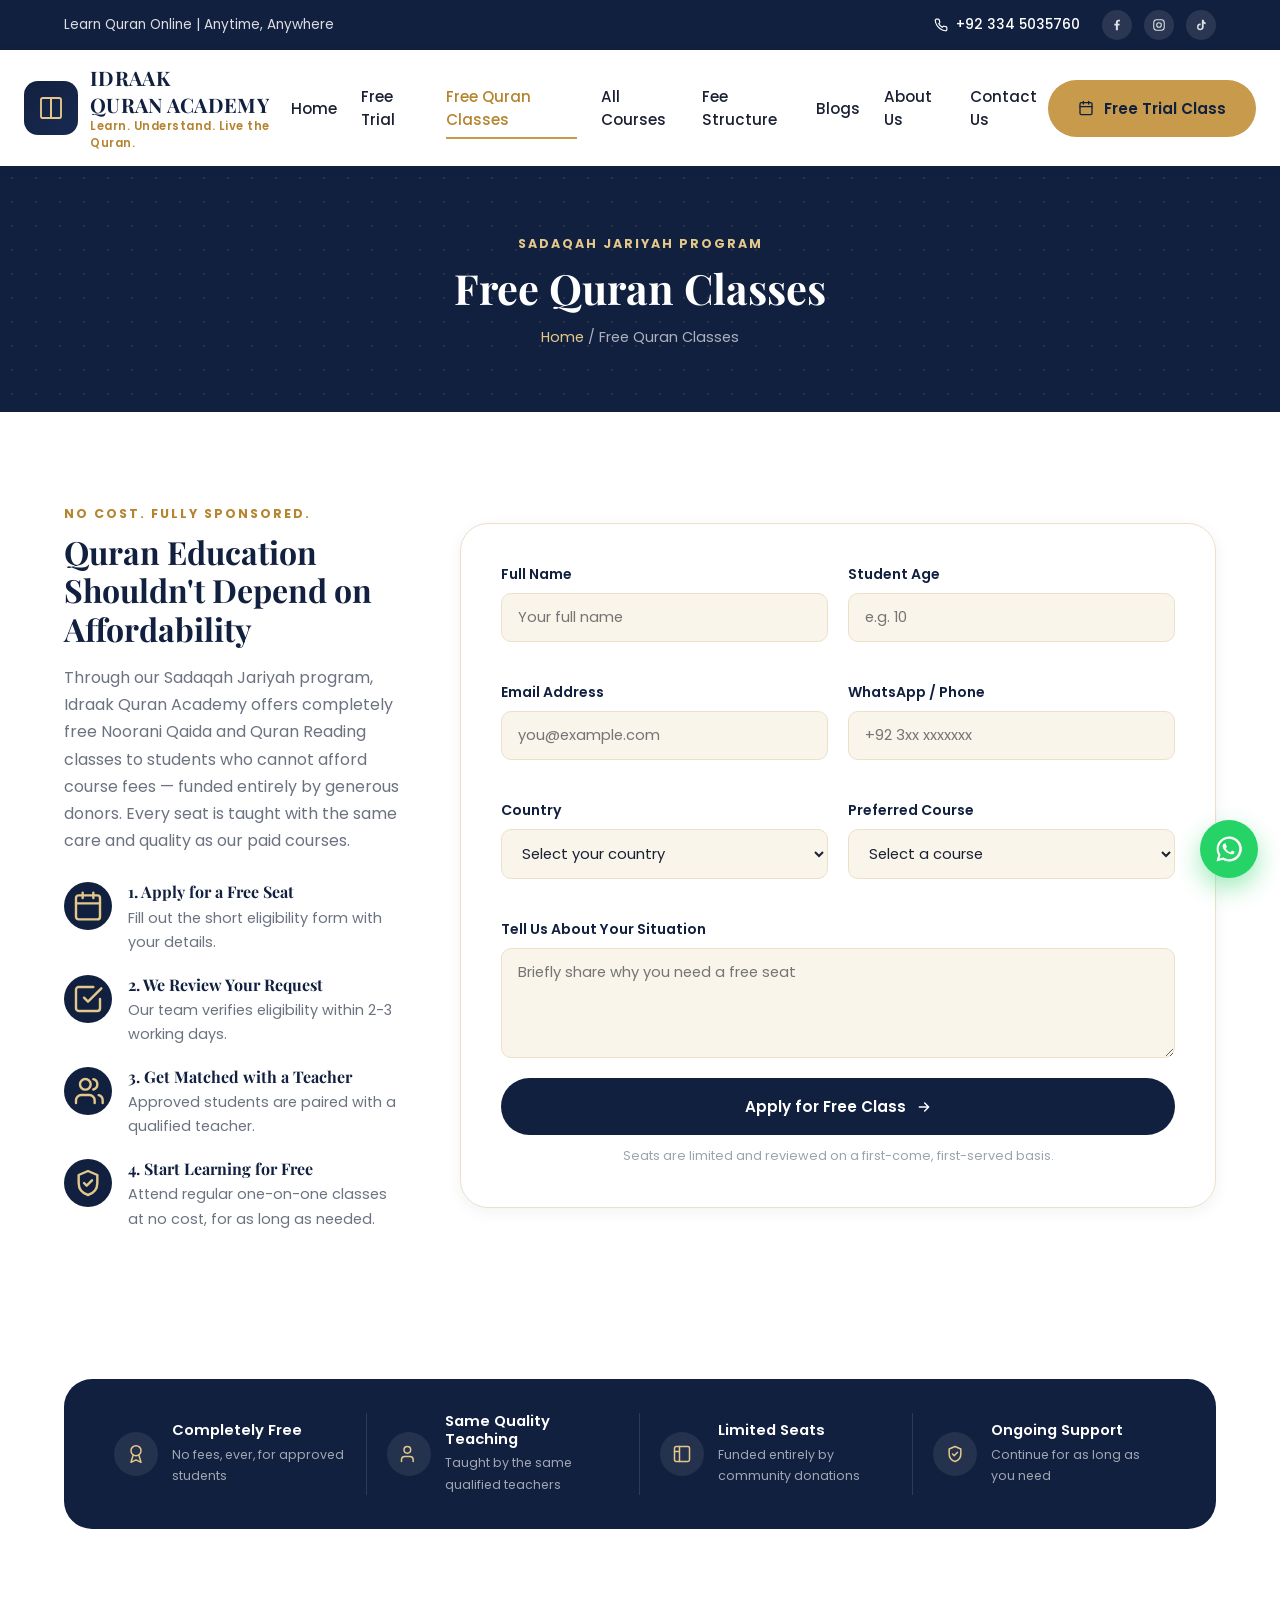
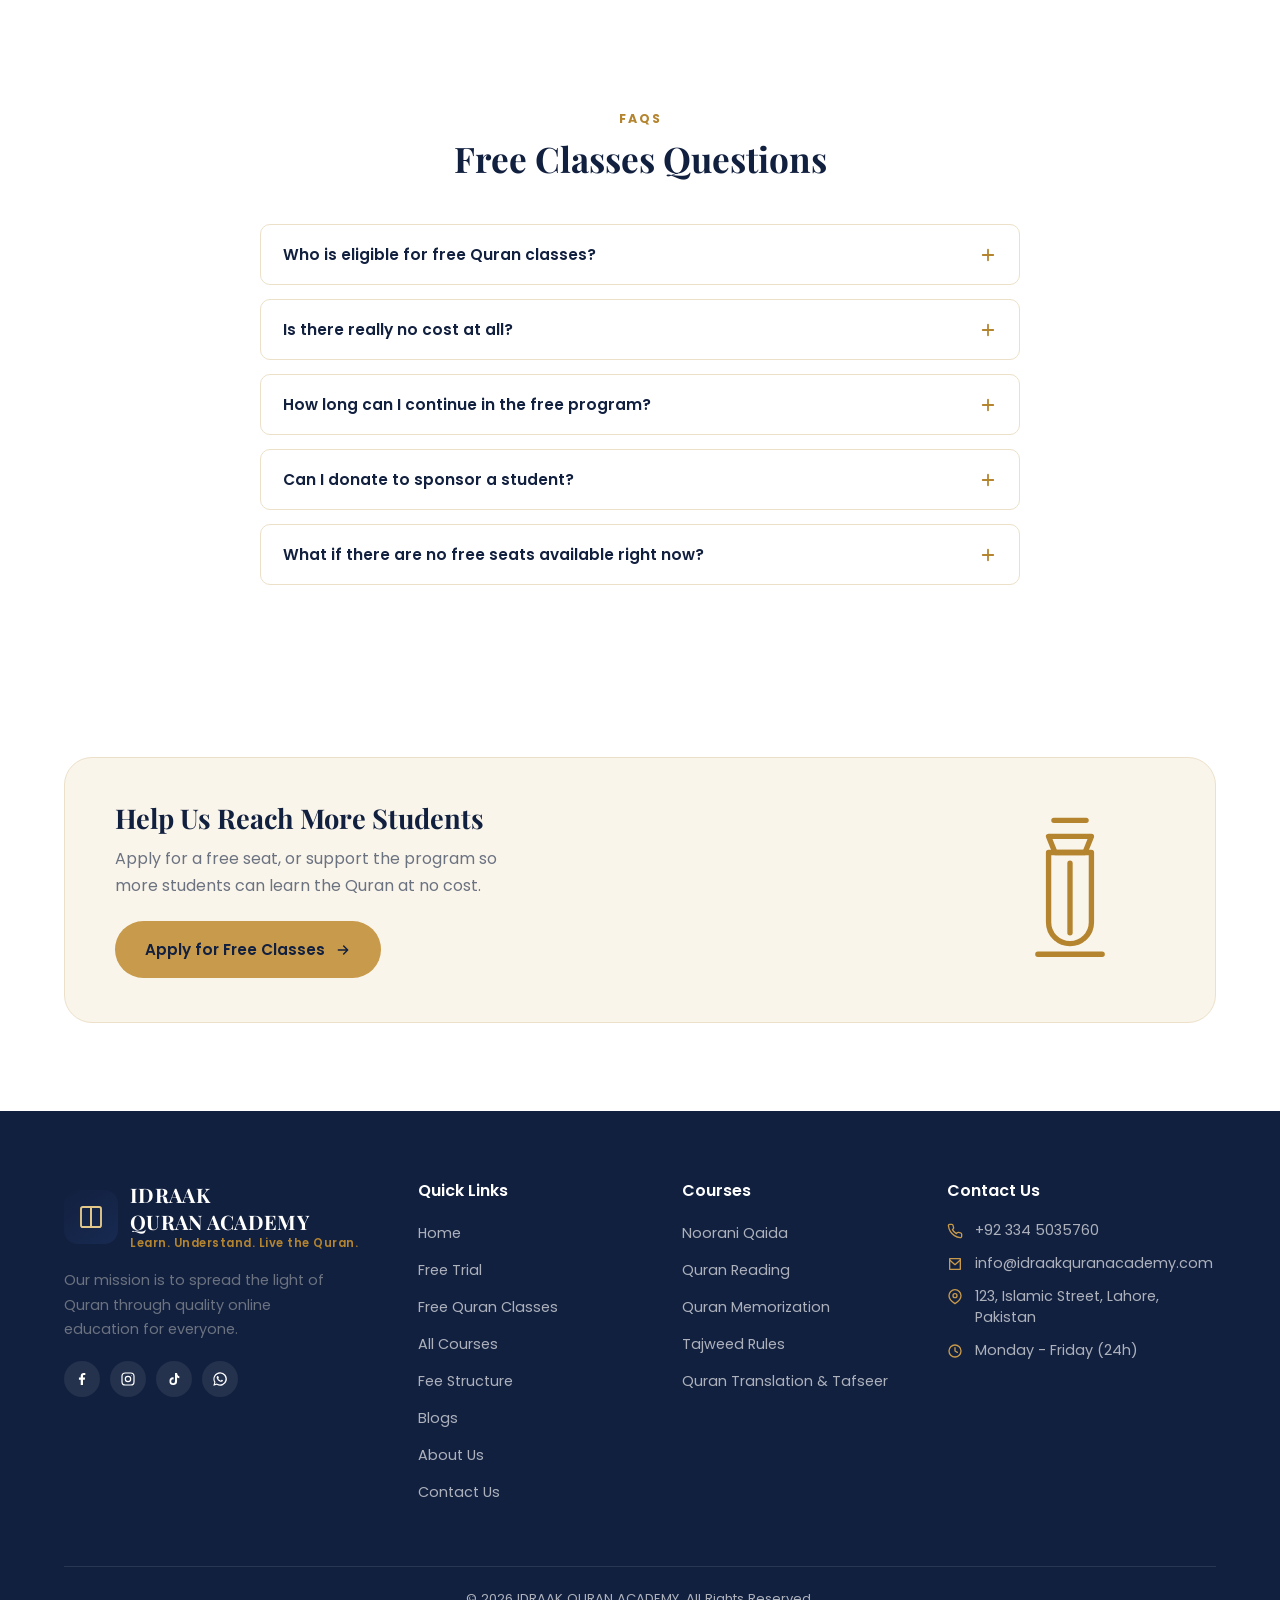
<file: free-quran-classes.html>
<!DOCTYPE html>
<html lang="en">
<head>
<meta charset="UTF-8">
<meta name="viewport" content="width=device-width, initial-scale=1.0">
<title>Free Quran Classes | Idraak Quran Academy</title>
<meta name="description" content="Idraak Quran Academy offers fully sponsored, free Quran classes for students who cannot afford course fees. Apply for a free seat or sponsor a student today.">
<link rel="stylesheet" href="assets/css/style.css">
</head>
<body>

<div class="topbar">
  <div class="container">
    <div class="topbar-left"><span>Learn Quran Online | Anytime, Anywhere</span></div>
    <div class="topbar-right">
      <a class="topbar-phone" href="tel:+923345035760">
        <svg viewBox="0 0 24 24" width="14" height="14" fill="none" stroke="currentColor" stroke-width="2" stroke-linecap="round" stroke-linejoin="round"><path d="M22 16.92v3a2 2 0 0 1-2.18 2 19.79 19.79 0 0 1-8.63-3.07 19.5 19.5 0 0 1-6-6 19.79 19.79 0 0 1-3.07-8.67A2 2 0 0 1 4.11 2h3a2 2 0 0 1 2 1.72c.13.96.36 1.9.7 2.81a2 2 0 0 1-.45 2.11L8.09 9.91a16 16 0 0 0 6 6l1.27-1.27a2 2 0 0 1 2.11-.45c.91.34 1.85.57 2.81.7A2 2 0 0 1 22 16.92z"/></svg>
        +92 334 5035760
      </a>
      <div class="topbar-social">
        <a href="#" aria-label="Facebook"><svg viewBox="0 0 24 24" fill="currentColor"><path d="M13.5 21v-8h2.7l.4-3.3h-3.1V7.6c0-.96.27-1.6 1.65-1.6H17V3.1C16.6 3.06 15.6 3 14.4 3c-2.5 0-4.3 1.5-4.3 4.4v2.3H7.4v3.3h2.7v8h3.4z"/></svg></a>
        <a href="#" aria-label="Instagram"><svg viewBox="0 0 24 24" fill="none" stroke="currentColor" stroke-width="1.8"><rect x="3" y="3" width="18" height="18" rx="5"/><circle cx="12" cy="12" r="4"/><circle cx="17.3" cy="6.7" r="0.6" fill="currentColor" stroke="none"/></svg></a>
        <a href="#" aria-label="TikTok"><svg viewBox="0 0 24 24" fill="currentColor"><path d="M16.6 3h-3.1v12.4a2.9 2.9 0 1 1-2.1-2.8v-3.1a5.7 5.7 0 1 0 5.2 5.7V9.6c1 .7 2.2 1.1 3.4 1.1V7.9c-1.9-.5-3.1-2-3.4-4.9z"/></svg></a>
      </div>
    </div>
  </div>
</div>

<header class="site-header">
  <div class="nav-wrap">
    <a href="index.html" class="brand">
      <div class="brand-mark"><svg viewBox="0 0 24 24" fill="none" stroke="currentColor" stroke-width="1.5" stroke-linecap="round" stroke-linejoin="round"><path d="M4 5.5C4 4.7 4.7 4 5.5 4H12v16H5.5c-.8 0-1.5-.7-1.5-1.5v-13z"/><path d="M20 5.5c0-.8-.7-1.5-1.5-1.5H12v16h6.5c.8 0 1.5-.7 1.5-1.5v-13z"/></svg></div>
      <div class="brand-text">
        <div class="name">IDRAAK<br>QURAN ACADEMY</div>
        <div class="tag">Learn. Understand. Live the Quran.</div>
      </div>
    </a>
    <nav class="main-nav">
      <a href="index.html">Home</a>
      <a href="free-trial.html">Free Trial</a>
      <a href="free-quran-classes.html" class="active">Free Quran Classes</a>
      <a href="courses.html">All Courses</a>
      <a href="fee-structure.html">Fee Structure</a>
      <a href="blogs.html">Blogs</a>
      <a href="about.html">About Us</a>
      <a href="contact.html">Contact Us</a>
    </nav>
    <div class="nav-cta">
      <a href="free-trial.html" class="btn btn-gold nav-trial-btn">
        <svg viewBox="0 0 24 24" fill="none" stroke="currentColor" stroke-width="2" stroke-linecap="round" stroke-linejoin="round"><rect x="3" y="4" width="18" height="18" rx="2"/><path d="M16 2v4M8 2v4M3 10h18"/></svg>
        <span class="btn-label-full">Free Trial Class</span><span class="btn-label-short">Free Trial</span>
      </a>
      <button class="hamburger" aria-label="Open Menu"><span></span><span></span><span></span></button>
    </div>
  </div>
</header>

<div class="mobile-drawer">
  <div class="drawer-overlay"></div>
  <div class="drawer-panel">
    <button class="drawer-close" aria-label="Close Menu">&times;</button>
    <a href="index.html">Home</a>
    <a href="free-trial.html">Free Trial</a>
    <a href="free-quran-classes.html" class="active">Free Quran Classes</a>
    <a href="courses.html">All Courses</a>
    <a href="fee-structure.html">Fee Structure</a>
    <a href="blogs.html">Blogs</a>
    <a href="about.html">About Us</a>
    <a href="contact.html">Contact Us</a>
    <a href="free-trial.html" class="btn btn-gold btn-block">Free Trial Class</a>
  </div>
</div>

<main>
  <section class="page-hero">
    <div class="container">
      <span class="eyebrow">Sadaqah Jariyah Program</span>
      <h1>Free Quran Classes</h1>
      <div class="crumbs"><a href="index.html">Home</a> / Free Quran Classes</div>
    </div>
  </section>

  <section class="section-pad">
    <div class="container two-col">
      <div class="reveal">
        <span class="eyebrow">No Cost. Fully Sponsored.</span>
        <h2 style="font-size:2rem; margin-bottom:16px;">Quran Education Shouldn't Depend on Affordability</h2>
        <p style="margin-bottom:28px;">Through our Sadaqah Jariyah program, Idraak Quran Academy offers completely free Noorani Qaida and Quran Reading classes to students who cannot afford course fees — funded entirely by generous donors. Every seat is taught with the same care and quality as our paid courses.</p>

        <div style="display:flex; flex-direction:column; gap:20px;">
          <div style="display:flex; gap:16px;">
            <div class="course-ic" style="width:48px;height:48px;flex-shrink:0;margin:0;"><svg viewBox="0 0 24 24" width="20" height="20" fill="none" stroke="currentColor" stroke-width="1.8" stroke-linecap="round" stroke-linejoin="round"><rect x="3" y="4" width="18" height="18" rx="2"/><path d="M16 2v4M8 2v4M3 10h18"/></svg></div>
            <div><h3 style="font-size:1rem;margin-bottom:4px;">1. Apply for a Free Seat</h3><p style="font-size:0.9rem;">Fill out the short eligibility form with your details.</p></div>
          </div>
          <div style="display:flex; gap:16px;">
            <div class="course-ic" style="width:48px;height:48px;flex-shrink:0;margin:0;"><svg viewBox="0 0 24 24" width="20" height="20" fill="none" stroke="currentColor" stroke-width="1.8" stroke-linecap="round" stroke-linejoin="round"><path d="M9 11l3 3L22 4"/><path d="M21 12v7a2 2 0 0 1-2 2H5a2 2 0 0 1-2-2V5a2 2 0 0 1 2-2h11"/></svg></div>
            <div><h3 style="font-size:1rem;margin-bottom:4px;">2. We Review Your Request</h3><p style="font-size:0.9rem;">Our team verifies eligibility within 2-3 working days.</p></div>
          </div>
          <div style="display:flex; gap:16px;">
            <div class="course-ic" style="width:48px;height:48px;flex-shrink:0;margin:0;"><svg viewBox="0 0 24 24" width="20" height="20" fill="none" stroke="currentColor" stroke-width="1.8" stroke-linecap="round" stroke-linejoin="round"><path d="M17 21v-2a4 4 0 0 0-4-4H7a4 4 0 0 0-4 4v2"/><circle cx="10" cy="7" r="4"/><path d="M23 21v-2a4 4 0 0 0-3-3.87M16 3.13a4 4 0 0 1 0 7.75"/></svg></div>
            <div><h3 style="font-size:1rem;margin-bottom:4px;">3. Get Matched with a Teacher</h3><p style="font-size:0.9rem;">Approved students are paired with a qualified teacher.</p></div>
          </div>
          <div style="display:flex; gap:16px;">
            <div class="course-ic" style="width:48px;height:48px;flex-shrink:0;margin:0;"><svg viewBox="0 0 24 24" width="20" height="20" fill="none" stroke="currentColor" stroke-width="1.8" stroke-linecap="round" stroke-linejoin="round"><path d="M12 3l7 3v6c0 4.5-3 7.7-7 9-4-1.3-7-4.5-7-9V6z"/><path d="M9 12l2 2 4-4"/></svg></div>
            <div><h3 style="font-size:1rem;margin-bottom:4px;">4. Start Learning for Free</h3><p style="font-size:0.9rem;">Attend regular one-on-one classes at no cost, for as long as needed.</p></div>
          </div>
        </div>
      </div>

      <div class="reveal" id="apply-form">
        <div class="form-card">
          <form data-fake-submit novalidate>
            <div class="form-row">
              <div class="form-group">
                <label for="fq-name">Full Name</label>
                <input type="text" id="fq-name" name="name" placeholder="Your full name" required>
              </div>
              <div class="form-group">
                <label for="fq-age">Student Age</label>
                <input type="number" id="fq-age" name="age" min="4" max="80" placeholder="e.g. 10" required>
              </div>
            </div>
            <div class="form-row">
              <div class="form-group">
                <label for="fq-email">Email Address</label>
                <input type="email" id="fq-email" name="email" placeholder="you@example.com" required>
              </div>
              <div class="form-group">
                <label for="fq-phone">WhatsApp / Phone</label>
                <input type="tel" id="fq-phone" name="phone" placeholder="+92 3xx xxxxxxx" required>
              </div>
            </div>
            <div class="form-row">
              <div class="form-group">
                <label for="fq-country">Country</label>
                <select id="fq-country" name="country" required>
                  <option value="" disabled selected>Select your country</option>
                  <option>Pakistan</option>
                  <option>United States</option>
                  <option>United Kingdom</option>
                  <option>Canada</option>
                  <option>Australia</option>
                  <option>United Arab Emirates</option>
                  <option>Saudi Arabia</option>
                  <option>India</option>
                  <option>Other</option>
                </select>
              </div>
              <div class="form-group">
                <label for="fq-course">Preferred Course</label>
                <select id="fq-course" name="course" required>
                  <option value="" disabled selected>Select a course</option>
                  <option>Noorani Qaida</option>
                  <option>Quran Reading</option>
                </select>
              </div>
            </div>
            <div class="form-group">
              <label for="fq-reason">Tell Us About Your Situation</label>
              <textarea id="fq-reason" name="reason" placeholder="Briefly share why you need a free seat" required></textarea>
            </div>
            <button type="submit" class="btn btn-primary btn-block">
              Apply for Free Class
              <svg viewBox="0 0 24 24" fill="none" stroke="currentColor" stroke-width="2.2" stroke-linecap="round" stroke-linejoin="round"><path d="M5 12h14M13 6l6 6-6 6"/></svg>
            </button>
            <p class="form-note">Seats are limited and reviewed on a first-come, first-served basis.</p>
          </form>

          <div class="form-success">
            <div class="ic"><svg viewBox="0 0 24 24" fill="none" stroke="currentColor" stroke-width="2" stroke-linecap="round" stroke-linejoin="round"><path d="M20 6 9 17l-5-5"/></svg></div>
            <h3>Application Received!</h3>
            <p>Thank you — our team will review your request and contact you on WhatsApp or email within 2-3 working days.</p>
          </div>
        </div>
      </div>
    </div>
  </section>

  <section class="section-pad" style="padding-top:0;">
    <div class="container">
      <div class="feature-strip reveal">
        <div class="f-item">
          <div class="ic"><svg viewBox="0 0 24 24" fill="none" stroke="currentColor" stroke-width="1.8" stroke-linecap="round" stroke-linejoin="round"><circle cx="12" cy="8" r="6"/><path d="M8.5 13.5 6 22l6-3 6 3-2.5-8.5"/></svg></div>
          <div><h4>Completely Free</h4><p>No fees, ever, for approved students</p></div>
        </div>
        <div class="f-item">
          <div class="ic"><svg viewBox="0 0 24 24" fill="none" stroke="currentColor" stroke-width="1.8" stroke-linecap="round" stroke-linejoin="round"><path d="M17 21v-2a4 4 0 0 0-4-4H7a4 4 0 0 0-4 4v2"/><circle cx="10" cy="7" r="4"/></svg></div>
          <div><h4>Same Quality Teaching</h4><p>Taught by the same qualified teachers</p></div>
        </div>
        <div class="f-item">
          <div class="ic"><svg viewBox="0 0 24 24" fill="none" stroke="currentColor" stroke-width="1.8" stroke-linecap="round" stroke-linejoin="round"><rect x="3" y="3" width="18" height="18" rx="2"/><path d="M9 3v18M3 9h6"/></svg></div>
          <div><h4>Limited Seats</h4><p>Funded entirely by community donations</p></div>
        </div>
        <div class="f-item">
          <div class="ic"><svg viewBox="0 0 24 24" fill="none" stroke="currentColor" stroke-width="1.8" stroke-linecap="round" stroke-linejoin="round"><path d="M12 3l7 3v6c0 4.5-3 7.7-7 9-4-1.3-7-4.5-7-9V6z"/><path d="M9 12l2 2 4-4"/></svg></div>
          <div><h4>Ongoing Support</h4><p>Continue for as long as you need</p></div>
        </div>
      </div>
    </div>
  </section>

  <section class="section-pad">
    <div class="container">
      <div class="section-head reveal">
        <span class="eyebrow">FAQs</span>
        <h2>Free Classes Questions</h2>
      </div>
      <div class="faq-list reveal">
        <div class="faq-item">
          <button class="faq-q">Who is eligible for free Quran classes?<svg viewBox="0 0 24 24" fill="none" stroke="currentColor" stroke-width="2.4" stroke-linecap="round"><path d="M12 5v14M5 12h14"/></svg></button>
          <div class="faq-a"><p>Families who genuinely cannot afford our regular course fees can apply. Each application is reviewed individually, and priority is given based on need and seat availability.</p></div>
        </div>
        <div class="faq-item">
          <button class="faq-q">Is there really no cost at all?<svg viewBox="0 0 24 24" fill="none" stroke="currentColor" stroke-width="2.4" stroke-linecap="round"><path d="M12 5v14M5 12h14"/></svg></button>
          <div class="faq-a"><p>Yes. Approved students pay nothing — no registration fee, no monthly fee. The program is fully funded by donors as an ongoing charity (Sadaqah Jariyah).</p></div>
        </div>
        <div class="faq-item">
          <button class="faq-q">How long can I continue in the free program?<svg viewBox="0 0 24 24" fill="none" stroke="currentColor" stroke-width="2.4" stroke-linecap="round"><path d="M12 5v14M5 12h14"/></svg></button>
          <div class="faq-a"><p>You can continue as long as you need to complete Noorani Qaida and Quran Reading, subject to periodic review to keep seats available for new applicants.</p></div>
        </div>
        <div class="faq-item">
          <button class="faq-q">Can I donate to sponsor a student?<svg viewBox="0 0 24 24" fill="none" stroke="currentColor" stroke-width="2.4" stroke-linecap="round"><path d="M12 5v14M5 12h14"/></svg></button>
          <div class="faq-a"><p>Yes, and it's deeply appreciated. Contact us to learn how your contribution can sponsor a student's free Quran education.</p></div>
        </div>
        <div class="faq-item">
          <button class="faq-q">What if there are no free seats available right now?<svg viewBox="0 0 24 24" fill="none" stroke="currentColor" stroke-width="2.4" stroke-linecap="round"><path d="M12 5v14M5 12h14"/></svg></button>
          <div class="faq-a"><p>We keep a waitlist and reach out as soon as a seat opens. In the meantime, you're welcome to book a regular free trial class to get started.</p></div>
        </div>
      </div>
    </div>
  </section>

  <section class="section-pad" style="padding-top:0;">
    <div class="container">
      <div class="cta-banner reveal">
        <div class="txt">
          <h2>Help Us Reach More Students</h2>
          <p>Apply for a free seat, or support the program so more students can learn the Quran at no cost.</p>
          <a href="#apply-form" class="btn btn-gold">Apply for Free Classes
            <svg viewBox="0 0 24 24" fill="none" stroke="currentColor" stroke-width="2.2" stroke-linecap="round" stroke-linejoin="round"><path d="M5 12h14M13 6l6 6-6 6"/></svg>
          </a>
        </div>
        <div class="art">
          <svg viewBox="0 0 24 28" fill="none" stroke="currentColor" stroke-width="1" stroke-linecap="round" stroke-linejoin="round">
            <path d="M9 1h6M8 4h8l-1.2 3H9.2L8 4z"/><path d="M8 7h8v13a4 4 0 0 1-4 4 4 4 0 0 1-4-4V7z"/><path d="M12 9v13M6 26h12"/>
          </svg>
        </div>
      </div>
    </div>
  </section>
</main>

<footer class="site-footer">
  <div class="container">
    <div class="footer-grid">
      <div class="footer-brand">
        <a href="index.html" class="brand">
          <div class="brand-mark"><svg viewBox="0 0 24 24" fill="none" stroke="currentColor" stroke-width="1.5" stroke-linecap="round" stroke-linejoin="round"><path d="M4 5.5C4 4.7 4.7 4 5.5 4H12v16H5.5c-.8 0-1.5-.7-1.5-1.5v-13z"/><path d="M20 5.5c0-.8-.7-1.5-1.5-1.5H12v16h6.5c.8 0 1.5-.7 1.5-1.5v-13z"/></svg></div>
          <div class="brand-text">
            <div class="name">IDRAAK<br>QURAN ACADEMY</div>
            <div class="tag">Learn. Understand. Live the Quran.</div>
          </div>
        </a>
        <p>Our mission is to spread the light of Quran through quality online education for everyone.</p>
        <div class="footer-social">
          <a href="#" aria-label="Facebook"><svg viewBox="0 0 24 24" fill="currentColor"><path d="M13.5 21v-8h2.7l.4-3.3h-3.1V7.6c0-.96.27-1.6 1.65-1.6H17V3.1C16.6 3.06 15.6 3 14.4 3c-2.5 0-4.3 1.5-4.3 4.4v2.3H7.4v3.3h2.7v8h3.4z"/></svg></a>
          <a href="#" aria-label="Instagram"><svg viewBox="0 0 24 24" fill="none" stroke="currentColor" stroke-width="1.8"><rect x="3" y="3" width="18" height="18" rx="5"/><circle cx="12" cy="12" r="4"/><circle cx="17.3" cy="6.7" r="0.6" fill="currentColor" stroke="none"/></svg></a>
          <a href="#" aria-label="TikTok"><svg viewBox="0 0 24 24" fill="currentColor"><path d="M16.6 3h-3.1v12.4a2.9 2.9 0 1 1-2.1-2.8v-3.1a5.7 5.7 0 1 0 5.2 5.7V9.6c1 .7 2.2 1.1 3.4 1.1V7.9c-1.9-.5-3.1-2-3.4-4.9z"/></svg></a>
          <a href="#" aria-label="WhatsApp"><svg viewBox="0 0 24 24" fill="currentColor"><path d="M12 2a10 10 0 0 0-8.6 15L2 22l5.2-1.4A10 10 0 1 0 12 2zm0 18.2a8.2 8.2 0 0 1-4.2-1.2l-.3-.2-3.1.8.8-3-.2-.3A8.2 8.2 0 1 1 12 20.2zm4.5-6.1c-.2-.1-1.4-.7-1.7-.8-.2-.1-.4-.1-.6.1-.2.2-.6.8-.8 1-.1.2-.3.2-.5.1-.2-.1-1-.4-2-1.2-.7-.6-1.2-1.4-1.4-1.7-.1-.2 0-.4.1-.5.1-.1.2-.3.4-.4.1-.1.2-.2.2-.4.1-.1 0-.3 0-.4-.1-.1-.6-1.4-.8-1.9-.2-.5-.4-.4-.6-.4h-.5c-.2 0-.4.1-.6.3-.2.2-.8.8-.8 1.9s.8 2.2.9 2.4c.1.2 1.6 2.5 4 3.4.6.2 1 .4 1.3.5.6.2 1.1.2 1.5.1.5-.1 1.4-.6 1.6-1.1.2-.5.2-.9.1-1z"/></svg></a>
        </div>
      </div>
      <div class="footer-col">
        <h4>Quick Links</h4>
        <ul>
          <li><a href="index.html">Home</a></li>
          <li><a href="free-trial.html">Free Trial</a></li>
          <li><a href="free-quran-classes.html">Free Quran Classes</a></li>
          <li><a href="courses.html">All Courses</a></li>
          <li><a href="fee-structure.html">Fee Structure</a></li>
          <li><a href="blogs.html">Blogs</a></li>
          <li><a href="about.html">About Us</a></li>
          <li><a href="contact.html">Contact Us</a></li>
        </ul>
      </div>
      <div class="footer-col">
        <h4>Courses</h4>
        <ul>
          <li><a href="courses.html#noorani-qaida">Noorani Qaida</a></li>
          <li><a href="courses.html#quran-reading">Quran Reading</a></li>
          <li><a href="courses.html#quran-memorization">Quran Memorization</a></li>
          <li><a href="courses.html#tajweed-rules">Tajweed Rules</a></li>
          <li><a href="courses.html#translation-tafseer">Quran Translation &amp; Tafseer</a></li>
        </ul>
      </div>
      <div class="footer-col">
        <h4>Contact Us</h4>
        <ul class="footer-contact">
          <li><svg viewBox="0 0 24 24" fill="none" stroke="currentColor" stroke-width="2" stroke-linecap="round" stroke-linejoin="round"><path d="M22 16.92v3a2 2 0 0 1-2.18 2 19.79 19.79 0 0 1-8.63-3.07 19.5 19.5 0 0 1-6-6 19.79 19.79 0 0 1-3.07-8.67A2 2 0 0 1 4.11 2h3a2 2 0 0 1 2 1.72c.13.96.36 1.9.7 2.81a2 2 0 0 1-.45 2.11L8.09 9.91a16 16 0 0 0 6 6l1.27-1.27a2 2 0 0 1 2.11-.45c.91.34 1.85.57 2.81.7A2 2 0 0 1 22 16.92z"/></svg> +92 334 5035760</li>
          <li><svg viewBox="0 0 24 24" fill="none" stroke="currentColor" stroke-width="2" stroke-linecap="round" stroke-linejoin="round"><path d="M4 4h16v16H4z"/><path d="m4 6 8 7 8-7"/></svg> info@idraakquranacademy.com</li>
          <li><svg viewBox="0 0 24 24" fill="none" stroke="currentColor" stroke-width="2" stroke-linecap="round" stroke-linejoin="round"><path d="M21 10c0 6-9 12-9 12s-9-6-9-12a9 9 0 0 1 18 0z"/><circle cx="12" cy="10" r="3"/></svg> 123, Islamic Street, Lahore, Pakistan</li>
          <li><svg viewBox="0 0 24 24" fill="none" stroke="currentColor" stroke-width="2" stroke-linecap="round" stroke-linejoin="round"><circle cx="12" cy="12" r="9"/><path d="M12 7v5l3.5 2"/></svg> Monday - Friday (24h)</li>
        </ul>
      </div>
    </div>
    <div class="footer-bottom">&copy; 2026 IDRAAK QURAN ACADEMY. All Rights Reserved.</div>
  </div>
</footer>

<a class="whatsapp-float" href="https://wa.me/923345035760" target="_blank" rel="noopener" aria-label="Chat on WhatsApp">
  <svg viewBox="0 0 24 24" fill="currentColor"><path d="M12 2a10 10 0 0 0-8.6 15L2 22l5.2-1.4A10 10 0 1 0 12 2zm0 18.2a8.2 8.2 0 0 1-4.2-1.2l-.3-.2-3.1.8.8-3-.2-.3A8.2 8.2 0 1 1 12 20.2zm4.5-6.1c-.2-.1-1.4-.7-1.7-.8-.2-.1-.4-.1-.6.1-.2.2-.6.8-.8 1-.1.2-.3.2-.5.1-.2-.1-1-.4-2-1.2-.7-.6-1.2-1.4-1.4-1.7-.1-.2 0-.4.1-.5.1-.1.2-.3.4-.4.1-.1.2-.2.2-.4.1-.1 0-.3 0-.4-.1-.1-.6-1.4-.8-1.9-.2-.5-.4-.4-.6-.4h-.5c-.2 0-.4.1-.6.3-.2.2-.8.8-.8 1.9s.8 2.2.9 2.4c.1.2 1.6 2.5 4 3.4.6.2 1 .4 1.3.5.6.2 1.1.2 1.5.1.5-.1 1.4-.6 1.6-1.1.2-.5.2-.9.1-1z"/></svg>
</a>

<div class="mobile-bottomnav">
  <a href="index.html"><svg viewBox="0 0 24 24" fill="none" stroke="currentColor" stroke-width="2" stroke-linecap="round" stroke-linejoin="round"><path d="M3 10.5 12 3l9 7.5"/><path d="M5 9.5V21h14V9.5"/></svg>Home</a>
  <a href="courses.html"><svg viewBox="0 0 24 24" fill="none" stroke="currentColor" stroke-width="2" stroke-linecap="round" stroke-linejoin="round"><rect x="3" y="3" width="8" height="8" rx="1.5"/><rect x="13" y="3" width="8" height="8" rx="1.5"/><rect x="3" y="13" width="8" height="8" rx="1.5"/><rect x="13" y="13" width="8" height="8" rx="1.5"/></svg>Courses</a>
  <a href="free-trial.html"><svg viewBox="0 0 24 24" fill="none" stroke="currentColor" stroke-width="2" stroke-linecap="round" stroke-linejoin="round"><rect x="3" y="4" width="18" height="18" rx="2"/><path d="M16 2v4M8 2v4M3 10h18"/></svg>Free Trial</a>
  <a href="blogs.html"><svg viewBox="0 0 24 24" fill="none" stroke="currentColor" stroke-width="2" stroke-linecap="round" stroke-linejoin="round"><path d="M6 2h9l5 5v15H6z"/><path d="M14 2v6h6M9 13h6M9 17h6"/></svg>Blogs</a>
  <a href="#" class="mobile-menu-trigger"><svg viewBox="0 0 24 24" fill="none" stroke="currentColor" stroke-width="2" stroke-linecap="round" stroke-linejoin="round"><path d="M4 6h16M4 12h16M4 18h16"/></svg>Menu</a>
</div>

<script src="assets/js/main.js"></script>
</body>
</html>
</file>
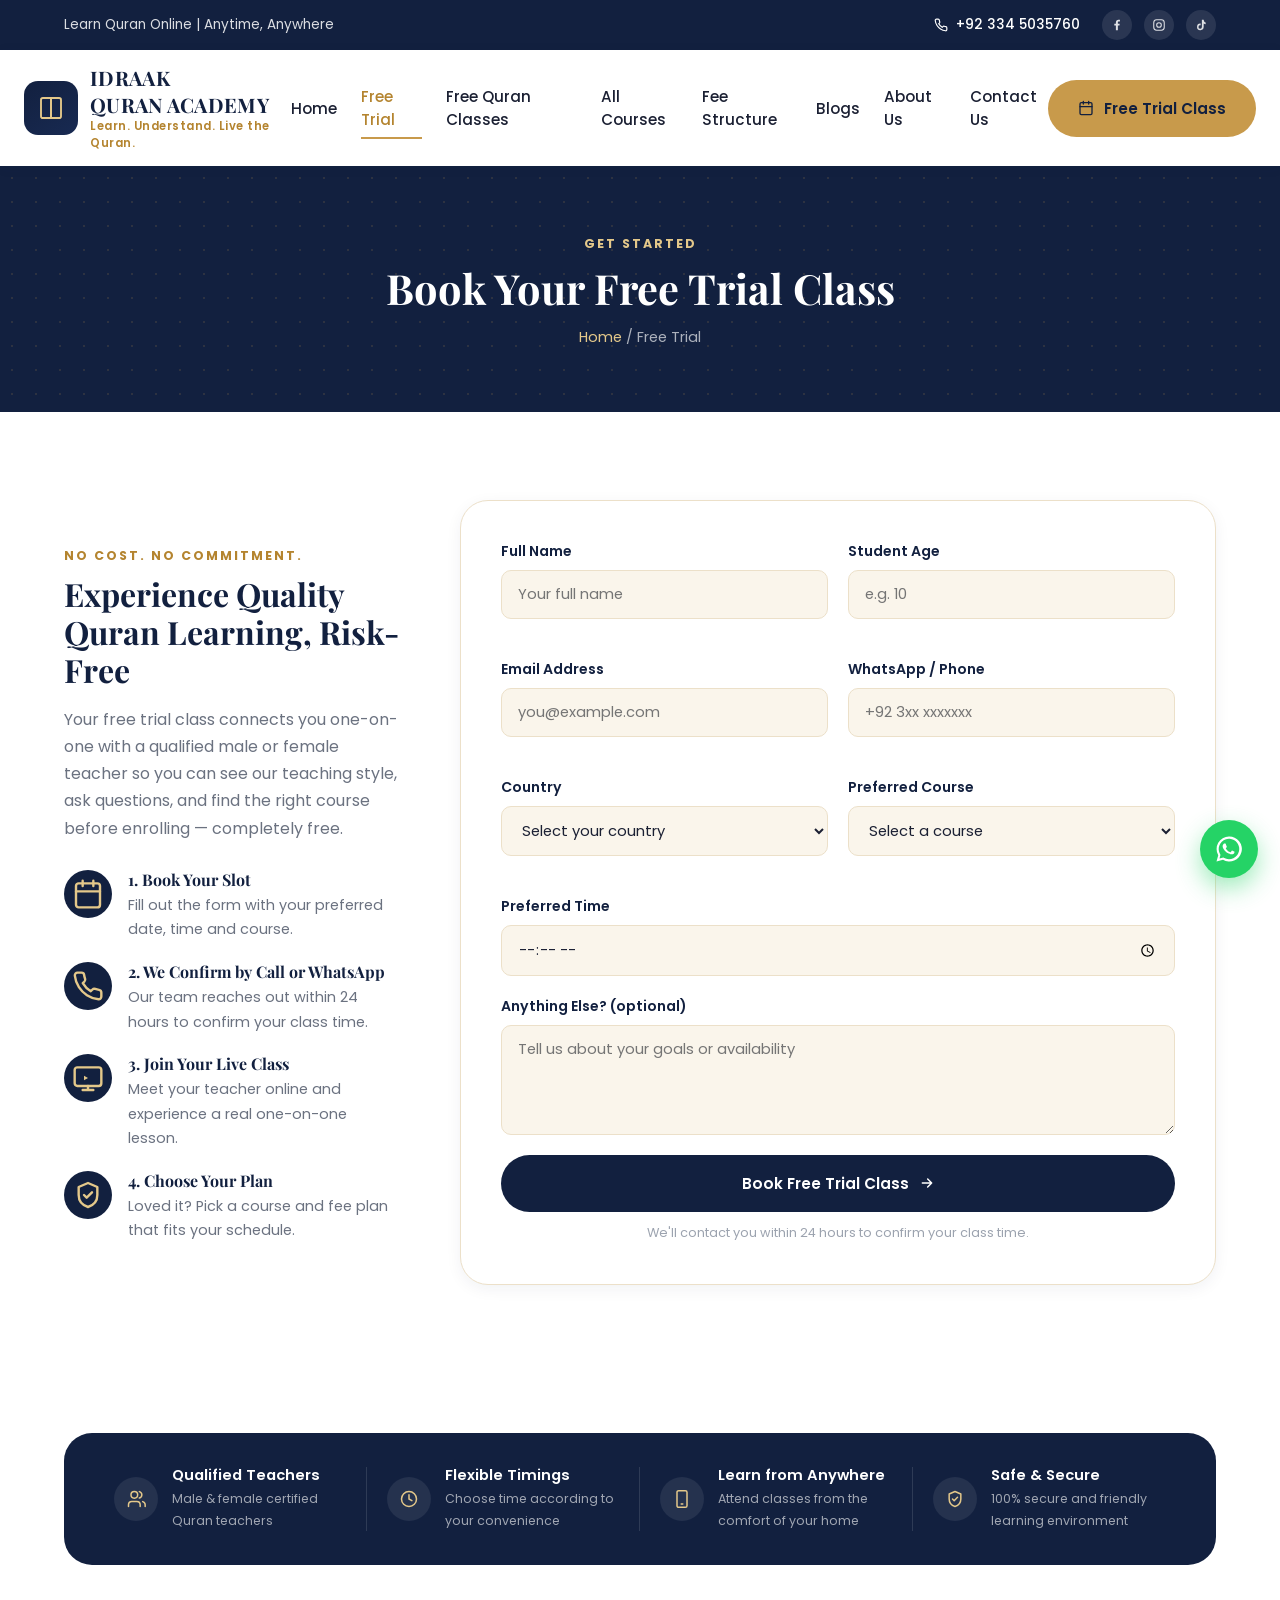
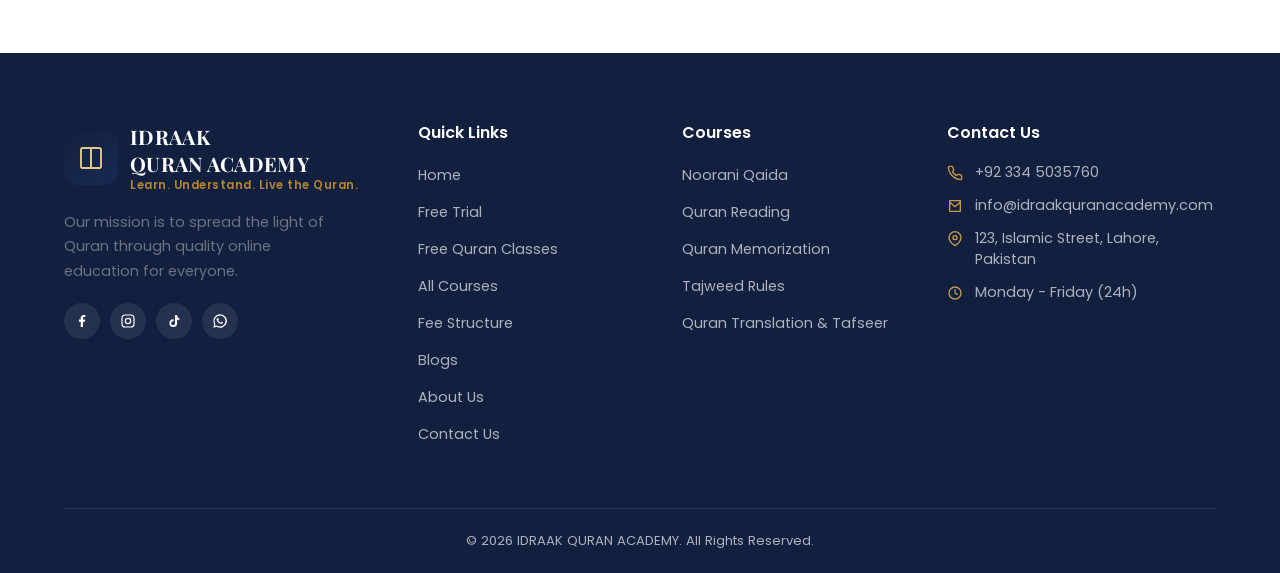
<file: free-trial.html>
<!DOCTYPE html>
<html lang="en">
<head>
<meta charset="UTF-8">
<meta name="viewport" content="width=device-width, initial-scale=1.0">
<title>Book a Free Trial Class | Idraak Quran Academy</title>
<meta name="description" content="Book your free Quran learning trial class with Idraak Quran Academy. No commitment, no cost — experience a live one-on-one class with an expert teacher.">
<link rel="stylesheet" href="assets/css/style.css">
</head>
<body>

<div class="topbar">
  <div class="container">
    <div class="topbar-left"><span>Learn Quran Online | Anytime, Anywhere</span></div>
    <div class="topbar-right">
      <a class="topbar-phone" href="tel:+923345035760">
        <svg viewBox="0 0 24 24" width="14" height="14" fill="none" stroke="currentColor" stroke-width="2" stroke-linecap="round" stroke-linejoin="round"><path d="M22 16.92v3a2 2 0 0 1-2.18 2 19.79 19.79 0 0 1-8.63-3.07 19.5 19.5 0 0 1-6-6 19.79 19.79 0 0 1-3.07-8.67A2 2 0 0 1 4.11 2h3a2 2 0 0 1 2 1.72c.13.96.36 1.9.7 2.81a2 2 0 0 1-.45 2.11L8.09 9.91a16 16 0 0 0 6 6l1.27-1.27a2 2 0 0 1 2.11-.45c.91.34 1.85.57 2.81.7A2 2 0 0 1 22 16.92z"/></svg>
        +92 334 5035760
      </a>
      <div class="topbar-social">
        <a href="#" aria-label="Facebook"><svg viewBox="0 0 24 24" fill="currentColor"><path d="M13.5 21v-8h2.7l.4-3.3h-3.1V7.6c0-.96.27-1.6 1.65-1.6H17V3.1C16.6 3.06 15.6 3 14.4 3c-2.5 0-4.3 1.5-4.3 4.4v2.3H7.4v3.3h2.7v8h3.4z"/></svg></a>
        <a href="#" aria-label="Instagram"><svg viewBox="0 0 24 24" fill="none" stroke="currentColor" stroke-width="1.8"><rect x="3" y="3" width="18" height="18" rx="5"/><circle cx="12" cy="12" r="4"/><circle cx="17.3" cy="6.7" r="0.6" fill="currentColor" stroke="none"/></svg></a>
        <a href="#" aria-label="TikTok"><svg viewBox="0 0 24 24" fill="currentColor"><path d="M16.6 3h-3.1v12.4a2.9 2.9 0 1 1-2.1-2.8v-3.1a5.7 5.7 0 1 0 5.2 5.7V9.6c1 .7 2.2 1.1 3.4 1.1V7.9c-1.9-.5-3.1-2-3.4-4.9z"/></svg></a>
      </div>
    </div>
  </div>
</div>

<header class="site-header">
  <div class="nav-wrap">
    <a href="index.html" class="brand">
      <div class="brand-mark"><svg viewBox="0 0 24 24" fill="none" stroke="currentColor" stroke-width="1.5" stroke-linecap="round" stroke-linejoin="round"><path d="M4 5.5C4 4.7 4.7 4 5.5 4H12v16H5.5c-.8 0-1.5-.7-1.5-1.5v-13z"/><path d="M20 5.5c0-.8-.7-1.5-1.5-1.5H12v16h6.5c.8 0 1.5-.7 1.5-1.5v-13z"/></svg></div>
      <div class="brand-text">
        <div class="name">IDRAAK<br>QURAN ACADEMY</div>
        <div class="tag">Learn. Understand. Live the Quran.</div>
      </div>
    </a>
    <nav class="main-nav">
      <a href="index.html">Home</a>
      <a href="free-trial.html" class="active">Free Trial</a>
      <a href="free-quran-classes.html">Free Quran Classes</a>
      <a href="courses.html">All Courses</a>
      <a href="fee-structure.html">Fee Structure</a>
      <a href="blogs.html">Blogs</a>
      <a href="about.html">About Us</a>
      <a href="contact.html">Contact Us</a>
    </nav>
    <div class="nav-cta">
      <a href="free-trial.html" class="btn btn-gold nav-trial-btn">
        <svg viewBox="0 0 24 24" fill="none" stroke="currentColor" stroke-width="2" stroke-linecap="round" stroke-linejoin="round"><rect x="3" y="4" width="18" height="18" rx="2"/><path d="M16 2v4M8 2v4M3 10h18"/></svg>
        <span class="btn-label-full">Free Trial Class</span><span class="btn-label-short">Free Trial</span>
      </a>
      <button class="hamburger" aria-label="Open Menu"><span></span><span></span><span></span></button>
    </div>
  </div>
</header>

<div class="mobile-drawer">
  <div class="drawer-overlay"></div>
  <div class="drawer-panel">
    <button class="drawer-close" aria-label="Close Menu">&times;</button>
    <a href="index.html">Home</a>
    <a href="free-trial.html" class="active">Free Trial</a>
    <a href="free-quran-classes.html">Free Quran Classes</a>
    <a href="courses.html">All Courses</a>
    <a href="fee-structure.html">Fee Structure</a>
    <a href="blogs.html">Blogs</a>
    <a href="about.html">About Us</a>
    <a href="contact.html">Contact Us</a>
    <a href="free-trial.html" class="btn btn-gold btn-block">Free Trial Class</a>
  </div>
</div>

<main>
  <section class="page-hero">
    <div class="container">
      <span class="eyebrow">Get Started</span>
      <h1>Book Your Free Trial Class</h1>
      <div class="crumbs"><a href="index.html">Home</a> / Free Trial</div>
    </div>
  </section>

  <section class="section-pad">
    <div class="container two-col">
      <div class="reveal">
        <span class="eyebrow">No Cost. No Commitment.</span>
        <h2 style="font-size:2rem; margin-bottom:16px;">Experience Quality Quran Learning, Risk-Free</h2>
        <p style="margin-bottom:28px;">Your free trial class connects you one-on-one with a qualified male or female teacher so you can see our teaching style, ask questions, and find the right course before enrolling — completely free.</p>

        <div style="display:flex; flex-direction:column; gap:20px;">
          <div style="display:flex; gap:16px;">
            <div class="course-ic" style="width:48px;height:48px;flex-shrink:0;margin:0;"><svg viewBox="0 0 24 24" width="20" height="20" fill="none" stroke="currentColor" stroke-width="1.8" stroke-linecap="round" stroke-linejoin="round"><rect x="3" y="4" width="18" height="18" rx="2"/><path d="M16 2v4M8 2v4M3 10h18"/></svg></div>
            <div><h3 style="font-size:1rem;margin-bottom:4px;">1. Book Your Slot</h3><p style="font-size:0.9rem;">Fill out the form with your preferred date, time and course.</p></div>
          </div>
          <div style="display:flex; gap:16px;">
            <div class="course-ic" style="width:48px;height:48px;flex-shrink:0;margin:0;"><svg viewBox="0 0 24 24" width="20" height="20" fill="none" stroke="currentColor" stroke-width="1.8" stroke-linecap="round" stroke-linejoin="round"><path d="M22 16.92v3a2 2 0 0 1-2.18 2 19.79 19.79 0 0 1-8.63-3.07 19.5 19.5 0 0 1-6-6 19.79 19.79 0 0 1-3.07-8.67A2 2 0 0 1 4.11 2h3a2 2 0 0 1 2 1.72c.13.96.36 1.9.7 2.81a2 2 0 0 1-.45 2.11L8.09 9.91a16 16 0 0 0 6 6l1.27-1.27a2 2 0 0 1 2.11-.45c.91.34 1.85.57 2.81.7A2 2 0 0 1 22 16.92z"/></svg></div>
            <div><h3 style="font-size:1rem;margin-bottom:4px;">2. We Confirm by Call or WhatsApp</h3><p style="font-size:0.9rem;">Our team reaches out within 24 hours to confirm your class time.</p></div>
          </div>
          <div style="display:flex; gap:16px;">
            <div class="course-ic" style="width:48px;height:48px;flex-shrink:0;margin:0;"><svg viewBox="0 0 24 24" width="20" height="20" fill="none" stroke="currentColor" stroke-width="1.8" stroke-linecap="round" stroke-linejoin="round"><rect x="2" y="4" width="20" height="14" rx="2"/><path d="M9 10.3v3.4l3-1.7z" fill="currentColor" stroke="none"/><path d="M8 21h8M12 18v3"/></svg></div>
            <div><h3 style="font-size:1rem;margin-bottom:4px;">3. Join Your Live Class</h3><p style="font-size:0.9rem;">Meet your teacher online and experience a real one-on-one lesson.</p></div>
          </div>
          <div style="display:flex; gap:16px;">
            <div class="course-ic" style="width:48px;height:48px;flex-shrink:0;margin:0;"><svg viewBox="0 0 24 24" width="20" height="20" fill="none" stroke="currentColor" stroke-width="1.8" stroke-linecap="round" stroke-linejoin="round"><path d="M12 3l7 3v6c0 4.5-3 7.7-7 9-4-1.3-7-4.5-7-9V6z"/><path d="M9 12l2 2 4-4"/></svg></div>
            <div><h3 style="font-size:1rem;margin-bottom:4px;">4. Choose Your Plan</h3><p style="font-size:0.9rem;">Loved it? Pick a course and fee plan that fits your schedule.</p></div>
          </div>
        </div>
      </div>

      <div class="reveal">
        <div class="form-card">
          <form data-fake-submit novalidate>
            <div class="form-row">
              <div class="form-group">
                <label for="ft-name">Full Name</label>
                <input type="text" id="ft-name" name="name" placeholder="Your full name" required>
              </div>
              <div class="form-group">
                <label for="ft-age">Student Age</label>
                <input type="number" id="ft-age" name="age" min="4" max="80" placeholder="e.g. 10" required>
              </div>
            </div>
            <div class="form-row">
              <div class="form-group">
                <label for="ft-email">Email Address</label>
                <input type="email" id="ft-email" name="email" placeholder="you@example.com" required>
              </div>
              <div class="form-group">
                <label for="ft-phone">WhatsApp / Phone</label>
                <input type="tel" id="ft-phone" name="phone" placeholder="+92 3xx xxxxxxx" required>
              </div>
            </div>
            <div class="form-row">
              <div class="form-group">
                <label for="ft-country">Country</label>
                <select id="ft-country" name="country" required>
                  <option value="" disabled selected>Select your country</option>
                  <option>Pakistan</option>
                  <option>United States</option>
                  <option>United Kingdom</option>
                  <option>Canada</option>
                  <option>Australia</option>
                  <option>United Arab Emirates</option>
                  <option>Saudi Arabia</option>
                  <option>India</option>
                  <option>Other</option>
                </select>
              </div>
              <div class="form-group">
                <label for="ft-course">Preferred Course</label>
                <select id="ft-course" name="course" required>
                  <option value="" disabled selected>Select a course</option>
                  <option>Noorani Qaida</option>
                  <option>Quran Reading</option>
                  <option>Quran Memorization</option>
                  <option>Tajweed Rules</option>
                  <option>Quran Translation &amp; Tafseer</option>
                </select>
              </div>
            </div>
            <div class="form-group">
              <label for="ft-time">Preferred Time</label>
              <input type="time" id="ft-time" name="time" required>
            </div>
            <div class="form-group">
              <label for="ft-message">Anything Else? (optional)</label>
              <textarea id="ft-message" name="message" placeholder="Tell us about your goals or availability"></textarea>
            </div>
            <button type="submit" class="btn btn-primary btn-block">
              Book Free Trial Class
              <svg viewBox="0 0 24 24" fill="none" stroke="currentColor" stroke-width="2.2" stroke-linecap="round" stroke-linejoin="round"><path d="M5 12h14M13 6l6 6-6 6"/></svg>
            </button>
            <p class="form-note">We'll contact you within 24 hours to confirm your class time.</p>
          </form>

          <div class="form-success">
            <div class="ic"><svg viewBox="0 0 24 24" fill="none" stroke="currentColor" stroke-width="2" stroke-linecap="round" stroke-linejoin="round"><path d="M20 6 9 17l-5-5"/></svg></div>
            <h3>Trial Class Requested!</h3>
            <p>Thank you — our team will reach out on WhatsApp or phone shortly to confirm your free trial class.</p>
          </div>
        </div>
      </div>
    </div>
  </section>

  <section class="section-pad" style="padding-top:0;">
    <div class="container">
      <div class="feature-strip reveal">
        <div class="f-item">
          <div class="ic"><svg viewBox="0 0 24 24" fill="none" stroke="currentColor" stroke-width="1.8" stroke-linecap="round" stroke-linejoin="round"><path d="M17 21v-2a4 4 0 0 0-4-4H7a4 4 0 0 0-4 4v2"/><circle cx="10" cy="7" r="4"/><path d="M23 21v-2a4 4 0 0 0-3-3.87M16 3.13a4 4 0 0 1 0 7.75"/></svg></div>
          <div><h4>Qualified Teachers</h4><p>Male &amp; female certified Quran teachers</p></div>
        </div>
        <div class="f-item">
          <div class="ic"><svg viewBox="0 0 24 24" fill="none" stroke="currentColor" stroke-width="1.8" stroke-linecap="round" stroke-linejoin="round"><circle cx="12" cy="12" r="9"/><path d="M12 7v5l3.5 2"/></svg></div>
          <div><h4>Flexible Timings</h4><p>Choose time according to your convenience</p></div>
        </div>
        <div class="f-item">
          <div class="ic"><svg viewBox="0 0 24 24" fill="none" stroke="currentColor" stroke-width="1.8" stroke-linecap="round" stroke-linejoin="round"><rect x="6" y="2" width="12" height="20" rx="2"/><path d="M11 18h2"/></svg></div>
          <div><h4>Learn from Anywhere</h4><p>Attend classes from the comfort of your home</p></div>
        </div>
        <div class="f-item">
          <div class="ic"><svg viewBox="0 0 24 24" fill="none" stroke="currentColor" stroke-width="1.8" stroke-linecap="round" stroke-linejoin="round"><path d="M12 3l7 3v6c0 4.5-3 7.7-7 9-4-1.3-7-4.5-7-9V6z"/><path d="M9 12l2 2 4-4"/></svg></div>
          <div><h4>Safe &amp; Secure</h4><p>100% secure and friendly learning environment</p></div>
        </div>
      </div>
    </div>
  </section>
</main>

<footer class="site-footer">
  <div class="container">
    <div class="footer-grid">
      <div class="footer-brand">
        <a href="index.html" class="brand">
          <div class="brand-mark"><svg viewBox="0 0 24 24" fill="none" stroke="currentColor" stroke-width="1.5" stroke-linecap="round" stroke-linejoin="round"><path d="M4 5.5C4 4.7 4.7 4 5.5 4H12v16H5.5c-.8 0-1.5-.7-1.5-1.5v-13z"/><path d="M20 5.5c0-.8-.7-1.5-1.5-1.5H12v16h6.5c.8 0 1.5-.7 1.5-1.5v-13z"/></svg></div>
          <div class="brand-text">
            <div class="name">IDRAAK<br>QURAN ACADEMY</div>
            <div class="tag">Learn. Understand. Live the Quran.</div>
          </div>
        </a>
        <p>Our mission is to spread the light of Quran through quality online education for everyone.</p>
        <div class="footer-social">
          <a href="#" aria-label="Facebook"><svg viewBox="0 0 24 24" fill="currentColor"><path d="M13.5 21v-8h2.7l.4-3.3h-3.1V7.6c0-.96.27-1.6 1.65-1.6H17V3.1C16.6 3.06 15.6 3 14.4 3c-2.5 0-4.3 1.5-4.3 4.4v2.3H7.4v3.3h2.7v8h3.4z"/></svg></a>
          <a href="#" aria-label="Instagram"><svg viewBox="0 0 24 24" fill="none" stroke="currentColor" stroke-width="1.8"><rect x="3" y="3" width="18" height="18" rx="5"/><circle cx="12" cy="12" r="4"/><circle cx="17.3" cy="6.7" r="0.6" fill="currentColor" stroke="none"/></svg></a>
          <a href="#" aria-label="TikTok"><svg viewBox="0 0 24 24" fill="currentColor"><path d="M16.6 3h-3.1v12.4a2.9 2.9 0 1 1-2.1-2.8v-3.1a5.7 5.7 0 1 0 5.2 5.7V9.6c1 .7 2.2 1.1 3.4 1.1V7.9c-1.9-.5-3.1-2-3.4-4.9z"/></svg></a>
          <a href="#" aria-label="WhatsApp"><svg viewBox="0 0 24 24" fill="currentColor"><path d="M12 2a10 10 0 0 0-8.6 15L2 22l5.2-1.4A10 10 0 1 0 12 2zm0 18.2a8.2 8.2 0 0 1-4.2-1.2l-.3-.2-3.1.8.8-3-.2-.3A8.2 8.2 0 1 1 12 20.2zm4.5-6.1c-.2-.1-1.4-.7-1.7-.8-.2-.1-.4-.1-.6.1-.2.2-.6.8-.8 1-.1.2-.3.2-.5.1-.2-.1-1-.4-2-1.2-.7-.6-1.2-1.4-1.4-1.7-.1-.2 0-.4.1-.5.1-.1.2-.3.4-.4.1-.1.2-.2.2-.4.1-.1 0-.3 0-.4-.1-.1-.6-1.4-.8-1.9-.2-.5-.4-.4-.6-.4h-.5c-.2 0-.4.1-.6.3-.2.2-.8.8-.8 1.9s.8 2.2.9 2.4c.1.2 1.6 2.5 4 3.4.6.2 1 .4 1.3.5.6.2 1.1.2 1.5.1.5-.1 1.4-.6 1.6-1.1.2-.5.2-.9.1-1z"/></svg></a>
        </div>
      </div>
      <div class="footer-col">
        <h4>Quick Links</h4>
        <ul>
          <li><a href="index.html">Home</a></li>
          <li><a href="free-trial.html">Free Trial</a></li>
          <li><a href="free-quran-classes.html">Free Quran Classes</a></li>
          <li><a href="courses.html">All Courses</a></li>
          <li><a href="fee-structure.html">Fee Structure</a></li>
          <li><a href="blogs.html">Blogs</a></li>
          <li><a href="about.html">About Us</a></li>
          <li><a href="contact.html">Contact Us</a></li>
        </ul>
      </div>
      <div class="footer-col">
        <h4>Courses</h4>
        <ul>
          <li><a href="courses.html#noorani-qaida">Noorani Qaida</a></li>
          <li><a href="courses.html#quran-reading">Quran Reading</a></li>
          <li><a href="courses.html#quran-memorization">Quran Memorization</a></li>
          <li><a href="courses.html#tajweed-rules">Tajweed Rules</a></li>
          <li><a href="courses.html#translation-tafseer">Quran Translation &amp; Tafseer</a></li>
        </ul>
      </div>
      <div class="footer-col">
        <h4>Contact Us</h4>
        <ul class="footer-contact">
          <li><svg viewBox="0 0 24 24" fill="none" stroke="currentColor" stroke-width="2" stroke-linecap="round" stroke-linejoin="round"><path d="M22 16.92v3a2 2 0 0 1-2.18 2 19.79 19.79 0 0 1-8.63-3.07 19.5 19.5 0 0 1-6-6 19.79 19.79 0 0 1-3.07-8.67A2 2 0 0 1 4.11 2h3a2 2 0 0 1 2 1.72c.13.96.36 1.9.7 2.81a2 2 0 0 1-.45 2.11L8.09 9.91a16 16 0 0 0 6 6l1.27-1.27a2 2 0 0 1 2.11-.45c.91.34 1.85.57 2.81.7A2 2 0 0 1 22 16.92z"/></svg> +92 334 5035760</li>
          <li><svg viewBox="0 0 24 24" fill="none" stroke="currentColor" stroke-width="2" stroke-linecap="round" stroke-linejoin="round"><path d="M4 4h16v16H4z"/><path d="m4 6 8 7 8-7"/></svg> info@idraakquranacademy.com</li>
          <li><svg viewBox="0 0 24 24" fill="none" stroke="currentColor" stroke-width="2" stroke-linecap="round" stroke-linejoin="round"><path d="M21 10c0 6-9 12-9 12s-9-6-9-12a9 9 0 0 1 18 0z"/><circle cx="12" cy="10" r="3"/></svg> 123, Islamic Street, Lahore, Pakistan</li>
          <li><svg viewBox="0 0 24 24" fill="none" stroke="currentColor" stroke-width="2" stroke-linecap="round" stroke-linejoin="round"><circle cx="12" cy="12" r="9"/><path d="M12 7v5l3.5 2"/></svg> Monday - Friday (24h)</li>
        </ul>
      </div>
    </div>
    <div class="footer-bottom">&copy; 2026 IDRAAK QURAN ACADEMY. All Rights Reserved.</div>
  </div>
</footer>

<a class="whatsapp-float" href="https://wa.me/923345035760" target="_blank" rel="noopener" aria-label="Chat on WhatsApp">
  <svg viewBox="0 0 24 24" fill="currentColor"><path d="M12 2a10 10 0 0 0-8.6 15L2 22l5.2-1.4A10 10 0 1 0 12 2zm0 18.2a8.2 8.2 0 0 1-4.2-1.2l-.3-.2-3.1.8.8-3-.2-.3A8.2 8.2 0 1 1 12 20.2zm4.5-6.1c-.2-.1-1.4-.7-1.7-.8-.2-.1-.4-.1-.6.1-.2.2-.6.8-.8 1-.1.2-.3.2-.5.1-.2-.1-1-.4-2-1.2-.7-.6-1.2-1.4-1.4-1.7-.1-.2 0-.4.1-.5.1-.1.2-.3.4-.4.1-.1.2-.2.2-.4.1-.1 0-.3 0-.4-.1-.1-.6-1.4-.8-1.9-.2-.5-.4-.4-.6-.4h-.5c-.2 0-.4.1-.6.3-.2.2-.8.8-.8 1.9s.8 2.2.9 2.4c.1.2 1.6 2.5 4 3.4.6.2 1 .4 1.3.5.6.2 1.1.2 1.5.1.5-.1 1.4-.6 1.6-1.1.2-.5.2-.9.1-1z"/></svg>
</a>

<div class="mobile-bottomnav">
  <a href="index.html"><svg viewBox="0 0 24 24" fill="none" stroke="currentColor" stroke-width="2" stroke-linecap="round" stroke-linejoin="round"><path d="M3 10.5 12 3l9 7.5"/><path d="M5 9.5V21h14V9.5"/></svg>Home</a>
  <a href="courses.html"><svg viewBox="0 0 24 24" fill="none" stroke="currentColor" stroke-width="2" stroke-linecap="round" stroke-linejoin="round"><rect x="3" y="3" width="8" height="8" rx="1.5"/><rect x="13" y="3" width="8" height="8" rx="1.5"/><rect x="3" y="13" width="8" height="8" rx="1.5"/><rect x="13" y="13" width="8" height="8" rx="1.5"/></svg>Courses</a>
  <a href="free-trial.html" class="active"><svg viewBox="0 0 24 24" fill="none" stroke="currentColor" stroke-width="2" stroke-linecap="round" stroke-linejoin="round"><rect x="3" y="4" width="18" height="18" rx="2"/><path d="M16 2v4M8 2v4M3 10h18"/></svg>Free Trial</a>
  <a href="blogs.html"><svg viewBox="0 0 24 24" fill="none" stroke="currentColor" stroke-width="2" stroke-linecap="round" stroke-linejoin="round"><path d="M6 2h9l5 5v15H6z"/><path d="M14 2v6h6M9 13h6M9 17h6"/></svg>Blogs</a>
  <a href="#" class="mobile-menu-trigger"><svg viewBox="0 0 24 24" fill="none" stroke="currentColor" stroke-width="2" stroke-linecap="round" stroke-linejoin="round"><path d="M4 6h16M4 12h16M4 18h16"/></svg>Menu</a>
</div>

<script src="assets/js/main.js"></script>
</body>
</html>
</file>
<file: assets/css/style.css>
/* ==========================================================================
   Idraak Quran Academy — Design System & Shared Styles
   ========================================================================== */

@import url('https://fonts.googleapis.com/css2?family=Playfair+Display:wght@600;700;800&family=Poppins:wght@300;400;500;600;700&family=Amiri:wght@400;700&display=swap');

:root{
  --navy: #12203F;
  --navy-2: #182A52;
  --navy-soft: #1E3160;
  --gold: #C89A4B;
  --gold-dark: #B4842F;
  --gold-light: #E4C88A;
  --cream: #FBF3E6;
  --cream-2: #FAF5EB;
  --cream-line: #ECE0C9;
  --ink: #1B2033;
  --gray: #6B7280;
  --gray-light: #9CA3AF;
  --white: #FFFFFF;
  --radius-sm: 10px;
  --radius-md: 16px;
  --radius-lg: 28px;
  --shadow-sm: 0 4px 16px rgba(18,32,63,0.06);
  --shadow-md: 0 12px 32px rgba(18,32,63,0.10);
  --shadow-lg: 0 24px 60px rgba(18,32,63,0.16);
  --container: 1200px;
}

*, *::before, *::after{ box-sizing: border-box; }
html{ scroll-behavior: smooth; }
body{
  margin:0;
  font-family:'Poppins', sans-serif;
  color: var(--ink);
  background: var(--white);
  -webkit-font-smoothing: antialiased;
  overflow-x: hidden;
}
h1,h2,h3,h4{
  font-family:'Playfair Display', serif;
  color: var(--navy);
  margin: 0;
  line-height: 1.2;
}
p{ margin:0; color: var(--gray); line-height: 1.7; }
a{ text-decoration:none; color: inherit; }
ul{ list-style:none; margin:0; padding:0; }
img{ max-width:100%; display:block; }
button{ font-family:inherit; cursor:pointer; }
section{ position:relative; }

.container{
  max-width: var(--container);
  margin: 0 auto;
  padding: 0 24px;
}

.arabic{ font-family:'Amiri', serif; }

/* ---------- Buttons ---------- */
.btn{
  display:inline-flex;
  align-items:center;
  gap:10px;
  padding: 15px 28px;
  border-radius: 50px;
  font-weight:600;
  font-size: 0.95rem;
  border: 2px solid transparent;
  transition: all .25s ease;
  white-space: nowrap;
}
.btn svg{ width:16px; height:16px; transition: transform .25s ease; }
.btn:hover svg{ transform: translateX(3px); }

.btn-primary{ background: var(--navy); color: var(--white); }
.btn-primary:hover{ background: var(--navy-2); }

.btn-gold{ background: var(--gold); color: var(--navy); }
.btn-gold:hover{ background: var(--gold-dark); color: var(--white); }

.btn-outline{ background: transparent; border-color: var(--navy); color: var(--navy); }
.btn-outline:hover{ background: var(--navy); color: var(--white); }

.btn-outline-light{ background: transparent; border-color: rgba(255,255,255,0.5); color: var(--white); }
.btn-outline-light:hover{ background: var(--white); color: var(--navy); border-color: var(--white); }

.btn-block{ width:100%; justify-content:center; }

/* ---------- Section heading ---------- */
.eyebrow{
  display:inline-block;
  color: var(--gold-dark);
  font-weight:700;
  letter-spacing: 2px;
  font-size: 0.78rem;
  text-transform: uppercase;
  margin-bottom: 10px;
}
.section-head{ text-align:center; max-width: 640px; margin: 0 auto 20px; }
.section-head h2{ font-size: 2.2rem; margin-bottom: 12px; }
.section-head p{ font-size: 1rem; }
.divider-orn{
  display:flex; align-items:center; justify-content:center; gap:10px;
  margin: 18px auto 0;
  color: var(--gold);
}
.divider-orn::before, .divider-orn::after{
  content:''; width: 46px; height:1px; background: var(--cream-line);
}

.section-pad{ padding: 88px 0; }
@media (max-width: 768px){
  .section-pad{ padding: 56px 0; }
  .section-head h2{ font-size: 1.6rem; }
}

/* ==========================================================================
   Top bar
   ========================================================================== */
.topbar{
  background: var(--navy);
  color: rgba(255,255,255,0.85);
  font-size: 0.85rem;
  overflow: hidden;
  max-height: 60px;
  opacity: 1;
  transition: max-height .3s ease, opacity .25s ease;
}
.topbar.topbar-collapsed{ max-height:0; opacity:0; }
.topbar .container{
  display:flex; align-items:center; justify-content:space-between;
  padding-top: 10px; padding-bottom: 10px;
}
.topbar-left{ display:flex; align-items:center; gap:8px; }
.topbar-right{ display:flex; align-items:center; gap:22px; }
.topbar-phone{ display:flex; align-items:center; gap:8px; color: var(--white); font-weight:500; }
.topbar-social{ display:flex; align-items:center; gap:12px; }
.topbar-social a{
  width:30px; height:30px; border-radius:50%;
  background: rgba(255,255,255,0.1);
  display:flex; align-items:center; justify-content:center;
  transition: background .2s ease;
}
.topbar-social a:hover{ background: var(--gold); color: var(--navy); }
.topbar-social svg{ width:14px; height:14px; }

@media (max-width: 900px){
  .topbar-left span{ display:none; }
}
@media (max-width: 640px){
  .topbar{ display:none; }
}

/* ==========================================================================
   Header / Nav
   ========================================================================== */
.site-header{
  background: var(--white);
  box-shadow: 0 2px 12px rgba(18,32,63,0.06);
  position: sticky;
  top:0;
  z-index: 200;
}
.nav-wrap{
  display:flex; align-items:center; justify-content:space-between;
  padding: 14px 24px;
}
.brand{ display:flex; align-items:center; gap:12px; }
.brand-mark{
  width:54px; height:54px; border-radius:14px;
  background: linear-gradient(145deg, var(--navy), var(--navy-2));
  display:flex; align-items:center; justify-content:center;
  color: var(--gold-light);
  flex-shrink:0;
}
.brand-mark svg{ width:30px; height:30px; }
.brand-text .name{
  font-family:'Playfair Display', serif;
  font-weight:700; font-size:1.25rem; color: var(--navy);
  letter-spacing:0.3px;
}
.brand-text .tag{
  font-size:0.72rem; color: var(--gold-dark); font-weight:600; letter-spacing:0.5px;
}

.main-nav{ display:flex; align-items:center; gap:24px; }
.main-nav a{
  font-weight:500; font-size:0.95rem; color: var(--ink);
  position:relative; padding: 6px 0;
  transition: color .2s ease;
}
.main-nav a::after{
  content:''; position:absolute; left:0; right:0; bottom:-2px; height:2px;
  background: var(--gold); transform: scaleX(0); transform-origin:left;
  transition: transform .2s ease;
}
.main-nav a:hover{ color: var(--gold-dark); }
.main-nav a:hover::after{ transform: scaleX(1); }
.main-nav a.active{ color: var(--gold-dark); }
.main-nav a.active::after{ transform: scaleX(1); }

.nav-cta{ display:flex; align-items:center; gap:16px; }
.hamburger{
  display:none; flex-direction:column; gap:5px; background:none; border:none; padding:6px;
}
.hamburger span{ width:24px; height:2px; background: var(--navy); border-radius:2px; }
.btn-label-short{ display:none; }

@media (max-width: 1220px){
  .main-nav{ display:none; }
  .hamburger{ display:flex; }
}

/* Below 900px the bottom nav's "Menu" button is the single menu trigger,
   so hide the header hamburger to avoid two menu controls on screen. */
@media (max-width: 900px){
  .hamburger{ display:none; }
  .nav-trial-btn{ padding: 10px 16px; font-size:0.82rem; gap:0; }
  .nav-trial-btn svg{ display:none; }
  .btn-label-full{ display:none; }
  .btn-label-short{ display:inline; }
  .brand-text .name{ font-size:0.8rem; }
}

/* Mobile drawer */
.mobile-drawer{
  position: fixed; inset:0; z-index: 300;
  visibility:hidden;
}
.mobile-drawer.open{ visibility:visible; }
.drawer-overlay{
  position:absolute; inset:0; background: rgba(18,32,63,0.5);
  opacity:0; transition: opacity .25s ease;
}
.mobile-drawer.open .drawer-overlay{ opacity:1; }
.drawer-panel{
  position:absolute; top:0; right:0; bottom:0; width: 78%; max-width:320px;
  background: var(--navy); padding: 26px 22px;
  transform: translateX(100%); transition: transform .3s ease;
  display:flex; flex-direction:column;
  overflow-y:auto;
}
.mobile-drawer.open .drawer-panel{ transform: translateX(0); }
.drawer-close{
  align-self:flex-end; background:none; border:none; color:var(--white);
  font-size:1.6rem; line-height:1; margin-bottom: 16px; padding: 6px;
}
.drawer-panel a{
  color: rgba(255,255,255,0.9); font-weight:500; padding: 14px 4px;
  border-bottom: 1px solid rgba(255,255,255,0.08);
}
.drawer-panel a.active{ color: var(--gold-light); }
.drawer-panel .btn{ margin-top: 20px; }

/* ==========================================================================
   Hero
   ========================================================================== */
.hero{
  background: var(--cream);
  padding: 60px 0 90px;
  overflow:hidden;
  position:relative;
}
.hero::before{
  content:'';
  position:absolute; inset:0;
  background-image: radial-gradient(circle, var(--gold-light) 1px, transparent 1.4px);
  background-size: 26px 26px;
  opacity: 0.18;
  pointer-events:none;
}
.hero-grid{
  display:grid; grid-template-columns: 1.05fr 0.95fr; gap: 50px; align-items:center;
  position:relative; z-index:1;
}
.hero-copy h1{ font-size: 3.1rem; margin: 14px 0 18px; }
.hero-copy h1 .accent{ color: var(--gold); }
.hero-copy > p{ font-size:1.05rem; max-width: 480px; margin-bottom: 28px; }

.hero-features{
  display:flex; flex-wrap:wrap; gap: 22px 26px; margin-bottom: 34px;
}
.hero-feature{ display:flex; align-items:center; gap:10px; max-width:140px; }
.hero-feature .ic{
  width:38px; height:38px; border-radius:50%;
  background: var(--white); box-shadow: var(--shadow-sm);
  display:flex; align-items:center; justify-content:center; flex-shrink:0;
  color: var(--gold-dark);
}
.hero-feature .ic svg{ width:18px; height:18px; }
.hero-feature span{ font-size:0.82rem; font-weight:600; color: var(--navy); line-height:1.3; }

.hero-actions{ display:flex; gap:16px; flex-wrap:wrap; }

.hero-media{ position:relative; display:flex; justify-content:center; }
.hero-arch{
  width: 100%; max-width: 420px;
  aspect-ratio: 4/4.6;
  border-radius: 220px 220px 30px 30px / 260px 260px 30px 30px;
  background: linear-gradient(160deg, var(--navy-soft), var(--navy));
  padding: 10px;
  box-shadow: var(--shadow-lg);
  position:relative;
}
.hero-arch::before{
  content:''; position:absolute; inset:10px;
  border-radius: inherit; border: 2px solid var(--gold);
  opacity:0.6;
}
.hero-arch .photo{
  width:100%; height:100%; border-radius: inherit;
  background: linear-gradient(150deg,#DCEAE3,#C9DED4 60%,#B9D2C6);
  display:flex; align-items:flex-end; justify-content:center; overflow:hidden;
  position:relative;
}
.hero-arch .photo svg{ width:78%; height:auto; display:block; }

.hero-lantern{
  position:absolute; left:-18px; bottom:40px; width:78px; height:110px;
  color: var(--gold); opacity:0.95; filter: drop-shadow(0 8px 14px rgba(18,32,63,0.25));
}
.hero-verse{
  position:absolute; right:-10px; bottom:8%; width: 190px;
  background: var(--white); border-radius: 18px; padding: 18px 16px;
  box-shadow: var(--shadow-md);
  border: 1px solid var(--cream-line);
  text-align:center;
}
.hero-verse .ar{ color: var(--gold-dark); font-size:1.05rem; margin-bottom:8px; }
.hero-verse .en{ font-size:0.78rem; color: var(--navy); font-weight:500; line-height:1.5; }
.hero-verse .ref{ font-size:0.68rem; color: var(--gray-light); margin-top:6px; }

@media (max-width: 1000px){
  .hero-grid{ grid-template-columns:1fr; }
  .hero-copy{ text-align:center; }
  .hero-copy > p{ margin-left:auto; margin-right:auto; }
  .hero-features{ justify-content:center; }
  .hero-actions{ justify-content:center; }
  .hero-media{ margin-top: 20px; }
}
@media (max-width: 560px){
  .hero-copy h1{ font-size: 2.1rem; }

  .hero-verse{ bottom: -50px; }
}

/* ==========================================================================
   Page header (inner pages)
   ========================================================================== */
.page-hero{
  background: var(--navy);
  padding: 64px 0;
  text-align:center;
  position:relative;
  overflow:hidden;
}
.page-hero::before{
  content:'';
  position:absolute; inset:0;
  background-image: radial-gradient(circle, var(--gold) 1px, transparent 1.4px);
  background-size: 24px 24px; opacity:0.15;
}
.page-hero .container{ position:relative; z-index:1; }
.page-hero .eyebrow{ color: var(--gold-light); }
.page-hero h1{ color: var(--white); font-size: 2.6rem; }
.page-hero .crumbs{ margin-top:14px; color: rgba(255,255,255,0.65); font-size:0.9rem; }
.page-hero .crumbs a{ color: var(--gold-light); }

/* ==========================================================================
   Courses grid
   ========================================================================== */
.courses-grid{
  display:grid; grid-template-columns: repeat(5, 1fr); gap: 22px; margin-top: 44px;
}
.course-card{
  position:relative;
  background: var(--white); border: 1px solid var(--cream-line);
  border-radius: var(--radius-md); padding: 30px 24px; text-align:center;
  transition: transform .25s ease, box-shadow .25s ease;
}
.course-card:hover{ transform: translateY(-6px); box-shadow: var(--shadow-md); border-color: transparent; }
.course-card.featured{ border-color: var(--gold); box-shadow: var(--shadow-md); }

.course-badge{
  position:absolute; top:-13px; left:50%; transform:translateX(-50%);
  background: var(--gold); color: var(--navy); font-size:0.68rem; font-weight:700;
  padding: 5px 16px; border-radius:50px; letter-spacing:0.4px; white-space:nowrap;
  box-shadow: var(--shadow-sm);
}
.row-badge{
  background: var(--gold); color: var(--navy); font-size:0.62rem; font-weight:700;
  padding: 2px 9px; border-radius:50px; margin-left:7px; vertical-align:middle; white-space:nowrap;
}
.course-row.featured{ background: linear-gradient(90deg, rgba(200,154,75,0.08), transparent); }
.course-ic{
  width:74px; height:74px; border-radius:50%; margin: 0 auto 20px;
  background: var(--navy); color: var(--gold-light);
  display:flex; align-items:center; justify-content:center;
}
.course-ic svg{ width:32px; height:32px; }
.course-card h3{ font-size:1.15rem; margin-bottom:10px; }
.course-card p{ font-size:0.88rem; margin-bottom: 18px; min-height:64px; }
.course-link{
  display:inline-flex; align-items:center; gap:6px;
  color: var(--gold-dark); font-weight:600; font-size:0.88rem;
}
.course-link svg{ width:14px; height:14px; transition: transform .2s ease; }
.course-link:hover svg{ transform: translateX(3px); }

@media (max-width: 1080px){ .courses-grid{ grid-template-columns: repeat(3,1fr); } }
@media (max-width: 700px){ .courses-grid{ grid-template-columns: 1fr 1fr; } }
@media (max-width: 480px){ .courses-grid{ grid-template-columns: 1fr; } }

/* course list rows (mobile-style used on courses page too) */
.course-rows{ display:none; }
@media (max-width: 480px){
  .courses-grid.as-rows{ display:none; }
  .course-rows{
    display:flex; flex-direction:column; gap:12px; margin-top:34px;
    background: var(--white); border:1px solid var(--cream-line); border-radius: var(--radius-md);
    overflow:hidden;
  }
  .course-row{
    display:flex; align-items:center; gap:14px; padding: 16px; border-bottom:1px solid var(--cream-line);
  }
  .course-row:last-child{ border-bottom:none; }
  .course-row .course-ic{ width:52px; height:52px; margin:0; flex-shrink:0; }
  .course-row .course-ic svg{ width:22px; height:22px; }
  .course-row .info h3{ font-size:0.95rem; margin-bottom:4px; }
  .course-row .info p{ font-size:0.78rem; margin:0; min-height:0; }
  .course-row > svg{ width:16px; height:16px; color: var(--gold-dark); flex-shrink:0; margin-left:auto; }
}

/* ==========================================================================
   Feature strip
   ========================================================================== */
.feature-strip{
  background: var(--navy); border-radius: var(--radius-lg);
  padding: 34px 30px; margin-top: 60px;
  display:grid; grid-template-columns: repeat(4,1fr);
}
.feature-strip.cols-5{ grid-template-columns: repeat(5,1fr); }
.feature-strip .f-item{
  display:flex; align-items:center; gap:14px; padding: 0 20px;
  border-right: 1px solid rgba(255,255,255,0.12);
}
.feature-strip .f-item:last-child{ border-right:none; }
.feature-strip .ic{
  width:44px; height:44px; border-radius:50%; background: rgba(255,255,255,0.08);
  color: var(--gold-light); display:flex; align-items:center; justify-content:center; flex-shrink:0;
}
.feature-strip .ic svg{ width:20px; height:20px; }
.feature-strip h4{ color: var(--white); font-family:'Poppins',sans-serif; font-size:0.92rem; font-weight:600; margin-bottom:4px; }
.feature-strip p{ color: rgba(255,255,255,0.6); font-size:0.78rem; }

@media (max-width: 900px){
  .feature-strip, .feature-strip.cols-5{ grid-template-columns: 1fr 1fr; gap: 22px 0; }
  .feature-strip .f-item{ border-right:none; padding:0 10px; }
}
@media (max-width: 560px){ .feature-strip, .feature-strip.cols-5{ grid-template-columns: 1fr; } }

/* ==========================================================================
   CTA banner
   ========================================================================== */
.cta-banner{
  background: var(--cream-2); border: 1px solid var(--cream-line);
  border-radius: var(--radius-lg); margin-top: 70px;
  padding: 44px 50px;
  display:flex; align-items:center; justify-content:space-between; gap: 30px;
}
.cta-banner .txt h2{ font-size:1.7rem; margin-bottom:10px; }
.cta-banner .txt p{ max-width: 420px; margin-bottom: 22px; }
.cta-banner .art{
  width: 190px; height:150px; flex-shrink:0;
  display:flex; align-items:center; justify-content:center;
  color: var(--gold-dark);
}
.cta-banner .art svg{ width:100%; height:100%; }

@media (max-width: 800px){
  .cta-banner{ flex-direction:column; text-align:center; padding: 34px 26px; }
  .cta-banner .txt p{ margin-left:auto; margin-right:auto; }
}

/* ==========================================================================
   Blog cards
   ========================================================================== */
.blog-grid{ display:grid; grid-template-columns: repeat(3,1fr); gap: 26px; margin-top: 44px; }
.blog-card{
  background: var(--white); border:1px solid var(--cream-line); border-radius: var(--radius-md);
  overflow:hidden; transition: transform .25s ease, box-shadow .25s ease;
}
.blog-card:hover{ transform: translateY(-6px); box-shadow: var(--shadow-md); }
.blog-thumb{
  aspect-ratio: 16/10; position:relative; overflow:hidden;
  display:flex; align-items:center; justify-content:center; color: rgba(255,255,255,0.85);
}
.blog-thumb svg{ width:34%; height:auto; opacity:0.9; }
.blog-thumb.t1{ background: linear-gradient(135deg,#1c2c52,#3a4f8a); }
.blog-thumb.t2{ background: linear-gradient(135deg,#B4842F,#E4C88A); }
.blog-thumb.t3{ background: linear-gradient(135deg,#12203F,#2a3f70); }
.blog-body{ padding: 22px; }
.blog-tag{ color: var(--gold-dark); font-size:0.72rem; font-weight:700; letter-spacing:1px; text-transform:uppercase; }
.blog-body h3{ font-size:1.08rem; margin: 10px 0 12px; }
.blog-meta{ display:flex; align-items:center; justify-content:space-between; }
.blog-date{ font-size:0.78rem; color: var(--gray-light); }
.blog-more{ color: var(--gold-dark); font-weight:600; font-size:0.85rem; display:inline-flex; align-items:center; gap:6px; }
.blog-more svg{ width:13px; height:13px; }

@media (max-width: 900px){ .blog-grid{ grid-template-columns: 1fr 1fr; } }
@media (max-width: 620px){ .blog-grid{ grid-template-columns: 1fr; } }

.section-head-row{ display:flex; align-items:flex-end; justify-content:space-between; gap: 20px; }
.section-head-row .section-head{ margin:0; text-align:left; max-width:none; }
.view-all{ color: var(--gold-dark); font-weight:600; font-size:0.9rem; display:inline-flex; align-items:center; gap:6px; white-space:nowrap; }

/* ==========================================================================
   Testimonials
   ========================================================================== */
.testimonial-grid{ display:grid; grid-template-columns: repeat(3,1fr); gap: 26px; margin-top: 44px; }
.testimonial-card{
  background: var(--white); border:1px solid var(--cream-line); border-radius: var(--radius-md);
  padding: 28px 26px;
}
.testimonial-stars{ display:flex; gap:3px; color: var(--gold); margin-bottom:16px; }
.testimonial-stars svg{ width:16px; height:16px; }
.testimonial-card p{ font-size:0.92rem; color: var(--ink); line-height:1.7; margin-bottom:20px; }
.testimonial-person{ display:flex; align-items:center; gap:12px; }
.testimonial-avatar{
  width:44px; height:44px; border-radius:50%; flex-shrink:0;
  background: linear-gradient(150deg,#DCEAE3,#B9D2C6);
  display:flex; align-items:center; justify-content:center; color: var(--navy-soft);
}
.testimonial-avatar svg{ width:22px; height:22px; }
.testimonial-person .name{ font-weight:600; font-size:0.9rem; color: var(--navy); }
.testimonial-person .role{ font-size:0.78rem; color: var(--gray-light); }

@media (max-width: 900px){ .testimonial-grid{ grid-template-columns: 1fr 1fr; } }
@media (max-width: 620px){ .testimonial-grid{ grid-template-columns: 1fr; } }

/* ==========================================================================
   Footer
   ========================================================================== */
.site-footer{ background: var(--navy); color: rgba(255,255,255,0.65); padding-top: 70px; }
.footer-grid{
  display:grid; grid-template-columns: 1.4fr 1fr 1fr 1.2fr; gap: 40px;
  padding-bottom: 50px; border-bottom: 1px solid rgba(255,255,255,0.1);
}
.footer-brand .brand{ margin-bottom: 16px; }
.footer-brand .brand-text .name{ color: var(--white); }
.footer-brand p{ font-size:0.9rem; margin: 16px 0 20px; max-width: 280px; }
.footer-social{ display:flex; gap:10px; }
.footer-social a{
  width:36px; height:36px; border-radius:50%; background: rgba(255,255,255,0.08);
  display:flex; align-items:center; justify-content:center; color: var(--white);
  transition: background .2s ease;
}
.footer-social a:hover{ background: var(--gold); color: var(--navy); }
.footer-social svg{ width:16px; height:16px; }

.footer-col h4{ color: var(--white); font-family:'Poppins',sans-serif; font-size:1rem; font-weight:600; margin-bottom: 20px; }
.footer-col ul li{ margin-bottom: 12px; }
.footer-col ul li a{ font-size:0.9rem; transition: color .2s ease; }
.footer-col ul li a:hover{ color: var(--gold-light); }

.footer-contact li{ display:flex; gap:12px; margin-bottom:16px; font-size:0.9rem; align-items:flex-start; }
.footer-contact svg{ width:16px; height:16px; color: var(--gold); flex-shrink:0; margin-top:3px; }

.footer-bottom{ text-align:center; padding: 22px 0; font-size:0.82rem; }

@media (max-width: 900px){
  .footer-grid{ grid-template-columns: 1fr 1fr; }
}
@media (max-width: 560px){
  .footer-grid{ grid-template-columns: 1fr; gap: 34px; }
}

/* ==========================================================================
   Mobile bottom nav
   ========================================================================== */
.mobile-bottomnav{ display:none; }

@media (max-width: 900px){
  body{ padding-bottom: 64px; }
  .mobile-bottomnav{
    display:grid; grid-template-columns: repeat(5,1fr);
    position: fixed; left:0; right:0; bottom:0; z-index:190;
    background: var(--white); box-shadow: 0 -4px 14px rgba(18,32,63,0.1);
  }
  .mobile-bottomnav a{
    display:flex; flex-direction:column; align-items:center; gap:4px;
    padding: 9px 0 8px; color: var(--gray); font-size:0.68rem; font-weight:600;
    transition: padding .25s ease;
  }
  .mobile-bottomnav a.active{ color: var(--gold-dark); }
  .mobile-bottomnav svg{ width:19px; height:19px; transition: width .25s ease, height .25s ease; }

  /* Scrolling down: icons shrink. Scrolling up: icons grow. */
  .mobile-bottomnav.scroll-down a{ padding: 6px 0 5px; }
  .mobile-bottomnav.scroll-down svg{ width:15px; height:15px; }
  .mobile-bottomnav.scroll-up a{ padding: 12px 0 11px; }
  .mobile-bottomnav.scroll-up svg{ width:23px; height:23px; }
}

/* ==========================================================================
   Floating WhatsApp button
   ========================================================================== */
.whatsapp-float{
  position: fixed;
  right: 22px; bottom: 22px;
  width: 58px; height: 58px;
  border-radius: 50%;
  background: #25D366;
  color: #fff;
  display:flex; align-items:center; justify-content:center;
  box-shadow: 0 10px 24px rgba(37,211,102,0.45);
  z-index: 195;
  transition: transform .2s ease;
}
.whatsapp-float:hover{ transform: scale(1.08); }
.whatsapp-float svg{ width:30px; height:30px; }

@media (max-width: 900px){
  .whatsapp-float{ right:16px; bottom:80px; width:52px; height:52px; }
  .whatsapp-float svg{ width:26px; height:26px; }
}

/* ==========================================================================
   Forms
   ========================================================================== */
.form-card{
  background: var(--white); border:1px solid var(--cream-line); border-radius: var(--radius-lg);
  padding: 40px; box-shadow: var(--shadow-sm);
}
.form-row{ display:grid; grid-template-columns: 1fr 1fr; gap: 20px; margin-bottom: 20px; }
.form-group{ display:flex; flex-direction:column; gap:8px; margin-bottom:20px; }
.form-group label{ font-size:0.88rem; font-weight:600; color: var(--navy); }
.form-group input, .form-group select, .form-group textarea{
  padding: 13px 16px; border-radius: var(--radius-sm); border: 1.5px solid var(--cream-line);
  font-family:inherit; font-size:0.92rem; color: var(--ink); background: var(--cream-2);
  transition: border-color .2s ease;
}
.form-group input:focus, .form-group select:focus, .form-group textarea:focus{
  outline:none; border-color: var(--gold);
}
.form-group textarea{ resize: vertical; min-height:110px; }
.form-note{ font-size:0.8rem; color: var(--gray-light); margin-top:10px; text-align:center; }
.form-success{
  display:none; text-align:center; padding: 30px 10px;
}
.form-success.show{ display:block; }
.form-success .ic{
  width:64px; height:64px; border-radius:50%; background: var(--cream-2); color: var(--gold-dark);
  display:flex; align-items:center; justify-content:center; margin: 0 auto 16px;
}
.form-success .ic svg{ width:30px; height:30px; }
.form-success h3{ margin-bottom:8px; }

@media (max-width: 700px){
  .form-row{ grid-template-columns: 1fr; }
  .form-card{ padding: 26px 22px; }
}

/* ==========================================================================
   Misc reusable blocks
   ========================================================================== */
.two-col{ display:grid; grid-template-columns: 1fr 1fr; gap: 60px; align-items:center; }
@media (max-width: 900px){ .two-col{ grid-template-columns:1fr; gap: 36px; } }

.stat-row{ display:grid; grid-template-columns: repeat(4,1fr); gap: 20px; margin-top: 50px; }
.stat-card{ text-align:center; background: var(--cream-2); border-radius: var(--radius-md); padding: 30px 16px; border:1px solid var(--cream-line); }
.stat-card .num{ font-family:'Playfair Display',serif; font-size:2.2rem; color: var(--navy); font-weight:700; }
.stat-card .lbl{ font-size:0.85rem; color: var(--gray); margin-top:6px; }
@media (max-width: 700px){ .stat-row{ grid-template-columns: 1fr 1fr; } }

.value-grid{ display:grid; grid-template-columns: repeat(3,1fr); gap: 28px 24px; margin-top: 44px; align-items:stretch; }
@media (max-width: 900px){ .value-grid{ grid-template-columns: 1fr 1fr; } }
@media (max-width: 620px){ .value-grid{ grid-template-columns: 1fr; } }
.value-card{ position:relative; display:flex; flex-direction:column; background: var(--white); border:1px solid var(--cream-line); border-radius: var(--radius-md); padding: 28px 24px; }
.value-card .course-ic{ margin: 0 0 18px; width:60px; height:60px; }
.value-card .course-ic svg{ width:26px; height:26px; }
.value-card h3{ font-size:1.05rem; margin-bottom:6px; }
.value-card p{ font-size:0.88rem; }
.value-card.featured{ border-color: var(--gold); box-shadow: var(--shadow-md); background: linear-gradient(180deg, #FFFCF5, var(--white)); }

.course-tagline{ font-size:0.78rem; font-weight:600; color: var(--gold-dark); text-transform:uppercase; letter-spacing:0.4px; margin-bottom:12px; }
.course-desc{ color: var(--gray); margin-bottom:16px; }
.course-checklist{ list-style:none; margin:0 0 16px; padding:0; }
.course-checklist li{ display:flex; gap:8px; align-items:flex-start; font-size:0.85rem; color: var(--ink); margin-bottom:9px; }
.course-checklist li:last-child{ margin-bottom:0; }
.course-checklist svg{ width:15px; height:15px; color: var(--gold-dark); flex-shrink:0; margin-top:2px; }
.course-ideal{ font-size:0.85rem; color: var(--gray); margin-bottom:16px; }
.course-ideal strong{ color: var(--navy); }
.course-features{ display:flex; flex-wrap:wrap; gap:8px; margin-bottom:20px; }
.course-features span{ background: var(--cream-2); color: var(--gold-dark); font-size:0.72rem; font-weight:600; padding:5px 12px; border-radius:50px; }
.value-card .course-link{ margin-top:auto; padding-top:2px; }

/* Team */
.team-grid{ display:grid; grid-template-columns: repeat(4,1fr); gap: 24px; margin-top: 44px; }
@media (max-width: 900px){ .team-grid{ grid-template-columns: 1fr 1fr; } }
@media (max-width: 560px){ .team-grid{ grid-template-columns: 1fr; } }
.team-card{ text-align:center; background: var(--white); border:1px solid var(--cream-line); border-radius: var(--radius-md); padding: 26px 20px; }
.team-avatar{
  width:96px; height:96px; border-radius:50%; margin: 0 auto 16px;
  background: linear-gradient(150deg,#DCEAE3,#B9D2C6);
  display:flex; align-items:center; justify-content:center; color: var(--navy-soft);
}
.team-avatar svg{ width:46px; height:46px; }
.team-card h3{ font-size:1rem; margin-bottom:4px; }
.team-card .role{ font-size:0.8rem; color: var(--gold-dark); font-weight:600; }

/* Pricing */
.currency-switcher{ display:flex; justify-content:center; flex-wrap:wrap; gap:8px; margin-top:36px; }
.curr-btn{
  background: var(--white); border:1px solid var(--cream-line); color: var(--ink);
  font-size:0.82rem; font-weight:600; padding:8px 20px; border-radius:50px;
  cursor:pointer; transition: background .2s ease, color .2s ease, border-color .2s ease;
}
.curr-btn:hover{ border-color: var(--gold); }
.curr-btn.active{ background: var(--navy); border-color: var(--navy); color: var(--white); }
.pricing-grid{ display:grid; grid-template-columns: repeat(4,1fr); gap: 26px; margin-top: 44px; }
@media (max-width: 1100px){ .pricing-grid{ grid-template-columns: 1fr 1fr; } }
@media (max-width: 620px){ .pricing-grid{ grid-template-columns: 1fr; max-width:440px; margin-left:auto; margin-right:auto; } }
.price-card{
  background: var(--white); border:1px solid var(--cream-line); border-radius: var(--radius-lg);
  padding: 36px 30px; text-align:center; position:relative;
}
.price-card.featured{ border-color: var(--gold); box-shadow: var(--shadow-md); }
.price-badge{
  position:absolute; top:-14px; left:50%; transform:translateX(-50%);
  background: var(--gold); color: var(--navy); font-size:0.72rem; font-weight:700;
  padding: 6px 18px; border-radius:50px; letter-spacing:0.5px;
}
.price-card h3{ font-size:1.15rem; margin-bottom: 14px; }
.price-card .amount{ font-family:'Playfair Display',serif; font-size:2.6rem; color: var(--navy); font-weight:700; }
.price-card .amount span{ font-size:1rem; color: var(--gray); font-family:'Poppins',sans-serif; font-weight:400; }
.price-card .per{ font-size:0.82rem; color: var(--gray-light); margin-bottom: 24px; }
.price-list{ text-align:left; margin: 24px 0 28px; }
.price-list li{ display:flex; gap:10px; align-items:flex-start; font-size:0.88rem; color: var(--ink); margin-bottom:12px; }
.price-list svg{ width:16px; height:16px; color: var(--gold-dark); flex-shrink:0; margin-top:3px; }

/* Fee table */
.fee-table{ width:100%; min-width:460px; border-collapse: collapse; margin-top:44px; background: var(--white); border-radius: var(--radius-md); overflow:hidden; box-shadow: var(--shadow-sm); }
.fee-table th, .fee-table td{ padding: 16px 20px; text-align:left; font-size:0.92rem; white-space:nowrap; }
.fee-table thead th{ background: var(--navy); color: var(--white); font-weight:600; }
.fee-table tbody tr:nth-child(even){ background: var(--cream-2); }
.fee-table tbody td:first-child{ font-weight:600; color: var(--navy); white-space:normal; }
.fee-table-wrap{ overflow-x:auto; -webkit-overflow-scrolling:touch; }

@media (max-width: 560px){
  .fee-table{ min-width:0; width:100%; table-layout:fixed; }
  .fee-table th, .fee-table td{ padding: 10px 8px; font-size:0.76rem; white-space:normal; word-break:break-word; }
  .fee-table th:first-child, .fee-table td:first-child{ width:38%; }
}

/* FAQ accordion */
.faq-list{ max-width: 760px; margin: 44px auto 0; }
.faq-item{ border:1px solid var(--cream-line); border-radius: var(--radius-sm); margin-bottom:14px; overflow:hidden; background: var(--white); }
.faq-q{
  width:100%; display:flex; align-items:center; justify-content:space-between;
  padding: 18px 22px; background:none; border:none; text-align:left;
  font-weight:600; color: var(--navy); font-size:0.96rem;
}
.faq-q svg{ width:18px; height:18px; color: var(--gold-dark); transition: transform .25s ease; flex-shrink:0; }
.faq-item.open .faq-q svg{ transform: rotate(45deg); }
.faq-a{ max-height:0; overflow:hidden; transition: max-height .3s ease; }
.faq-a p{ padding: 0 22px 20px; font-size:0.9rem; }

/* Contact page */
.contact-grid{ display:grid; grid-template-columns: 0.9fr 1.1fr; gap: 44px; margin-top: 44px; align-items:flex-start; }
@media (max-width: 900px){ .contact-grid{ grid-template-columns:1fr; } }
.contact-info-card{ background: var(--navy); border-radius: var(--radius-lg); padding: 40px 34px; color: rgba(255,255,255,0.75); }
.contact-info-card h3{ color: var(--white); font-size:1.3rem; margin-bottom: 22px; }
.contact-info-card li{ display:flex; gap:14px; margin-bottom:22px; align-items:flex-start; }
.contact-info-card li .ic{
  width:40px; height:40px; border-radius:50%; background: rgba(255,255,255,0.08); color: var(--gold-light);
  display:flex; align-items:center; justify-content:center; flex-shrink:0;
}
.contact-info-card li .ic svg{ width:18px; height:18px; }
.contact-info-card li b{ display:block; color: var(--white); font-size:0.92rem; margin-bottom:3px; }
.contact-info-card li span, .contact-info-card li a{ font-size:0.88rem; }
.map-box{
  margin-top: 26px; border-radius: var(--radius-md); overflow:hidden; height: 200px;
  background: linear-gradient(135deg,#1c2c52,#2a3f70);
  display:flex; align-items:center; justify-content:center; color: rgba(255,255,255,0.5);
}
.map-box svg{ width:40px; height:40px; }

/* Reveal animation */
.reveal{ opacity:0; transform: translateY(24px); transition: opacity .6s ease, transform .6s ease; }
.reveal.in{ opacity:1; transform: translateY(0); }
</file>
